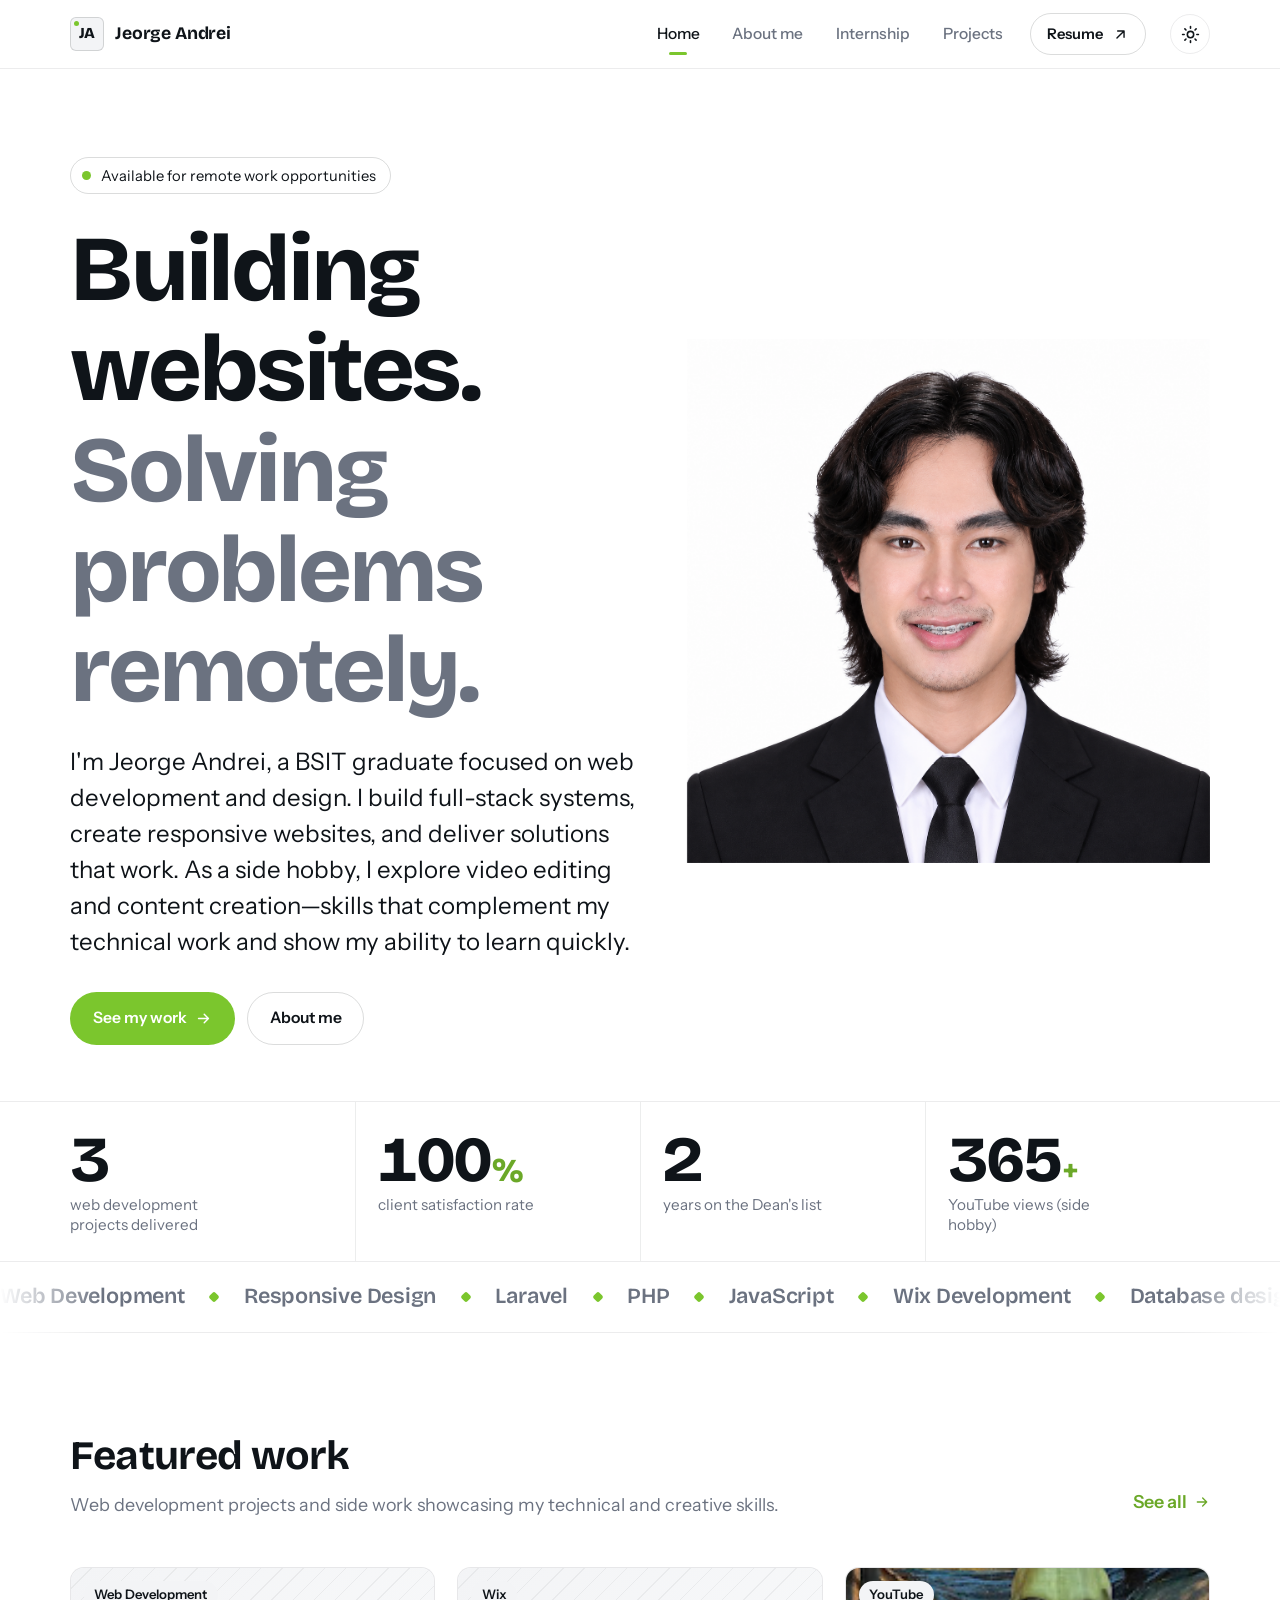
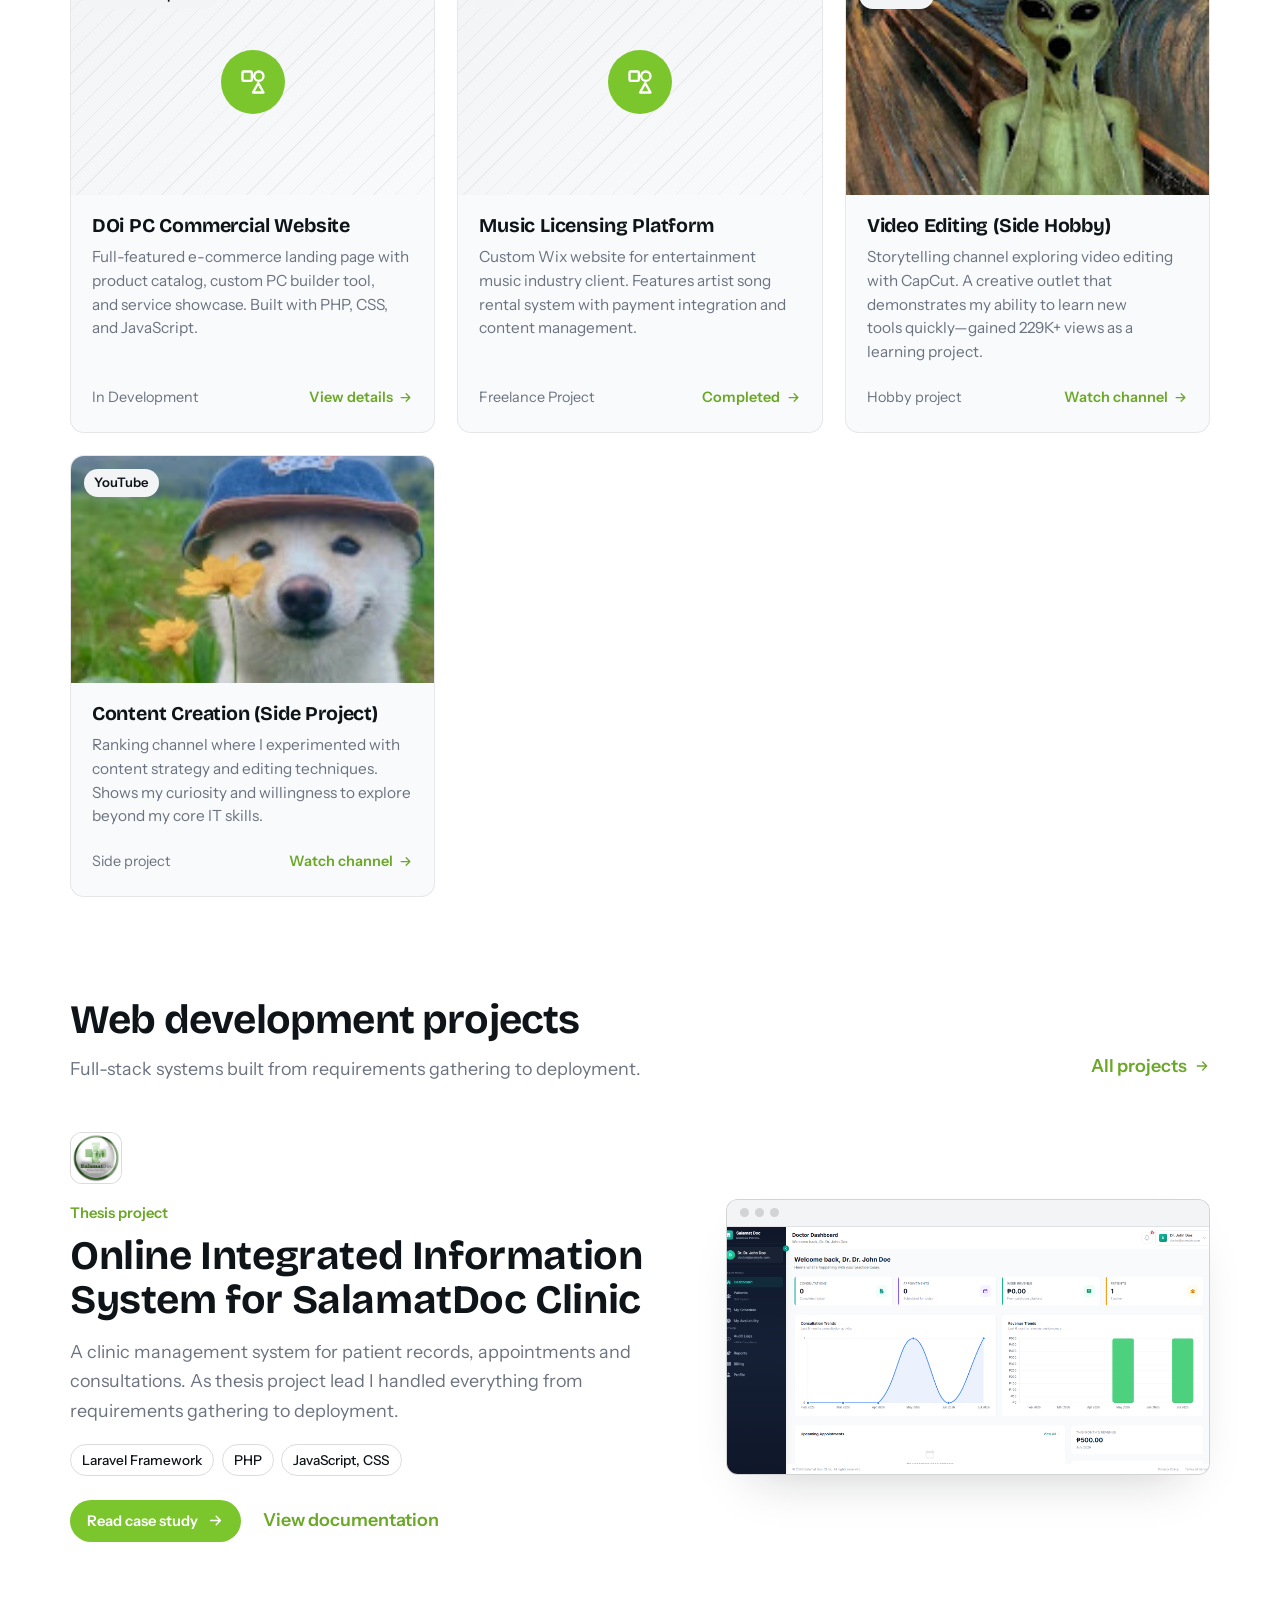
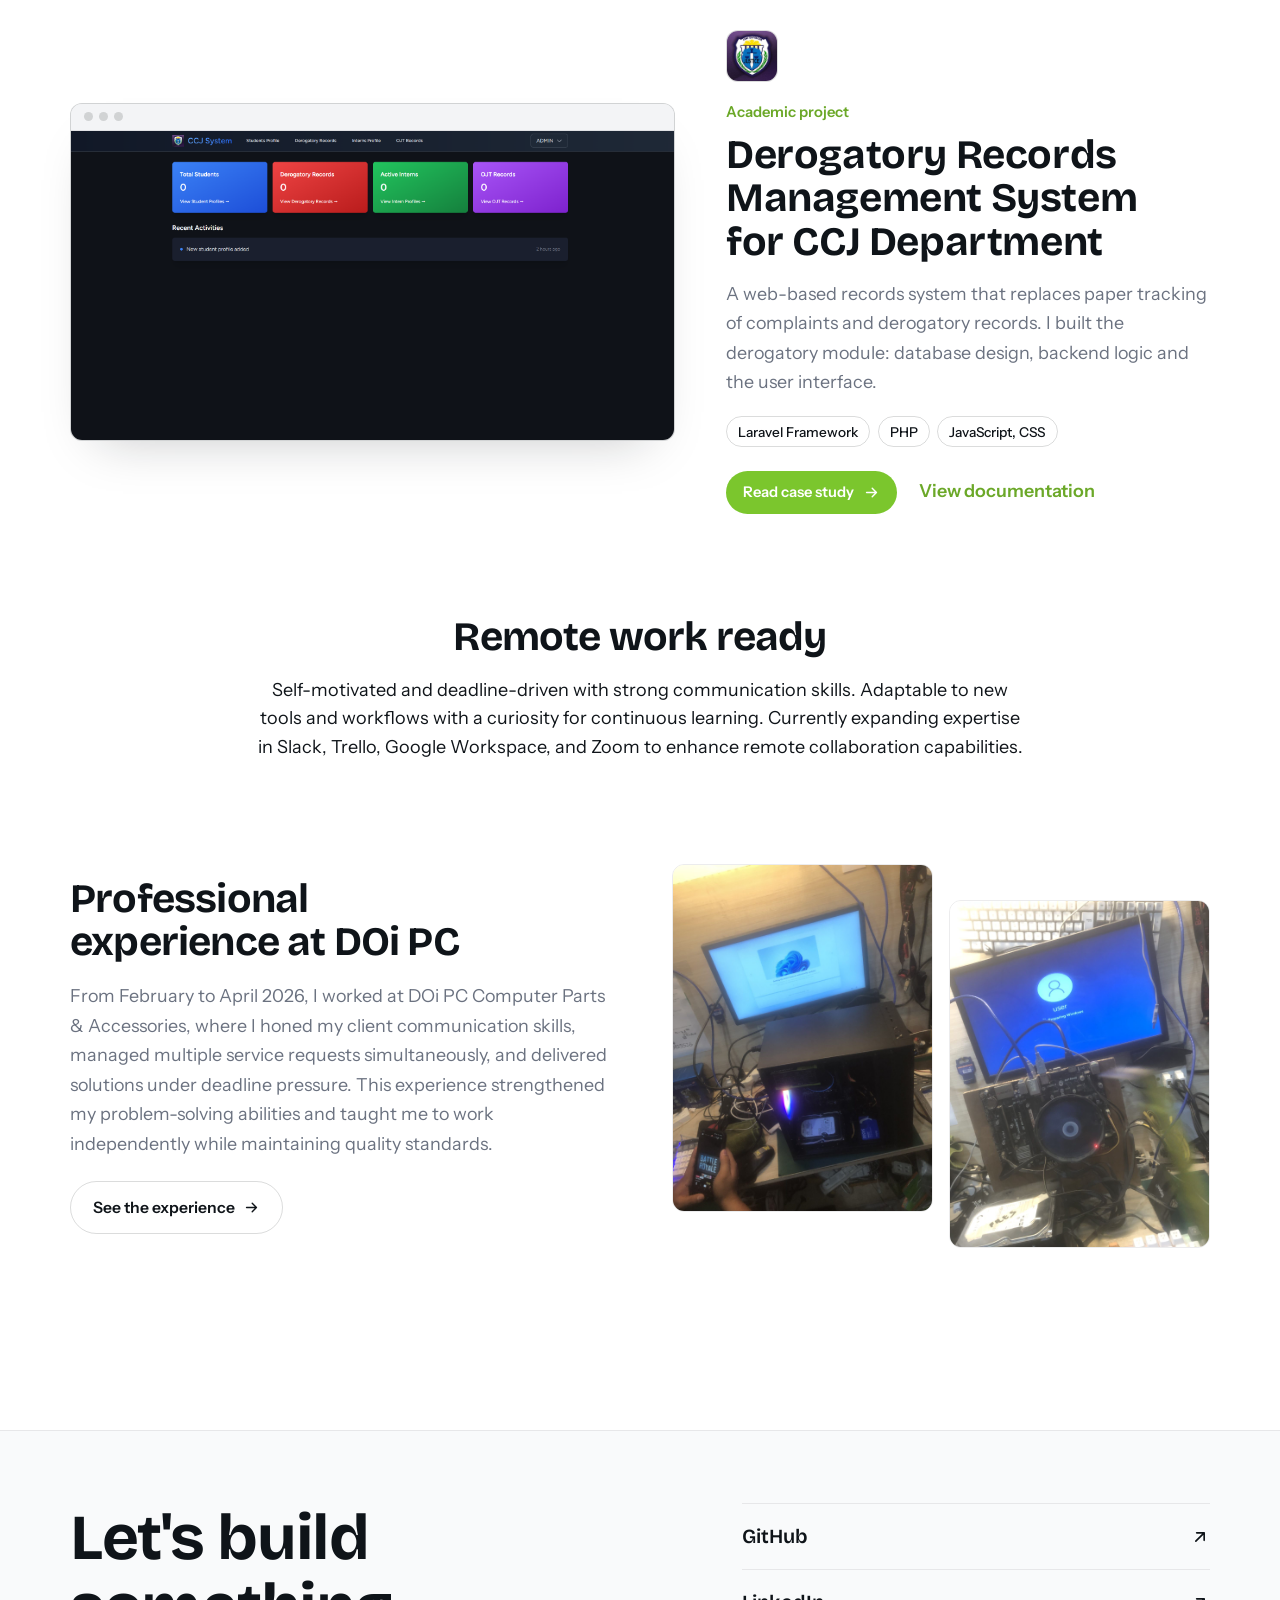
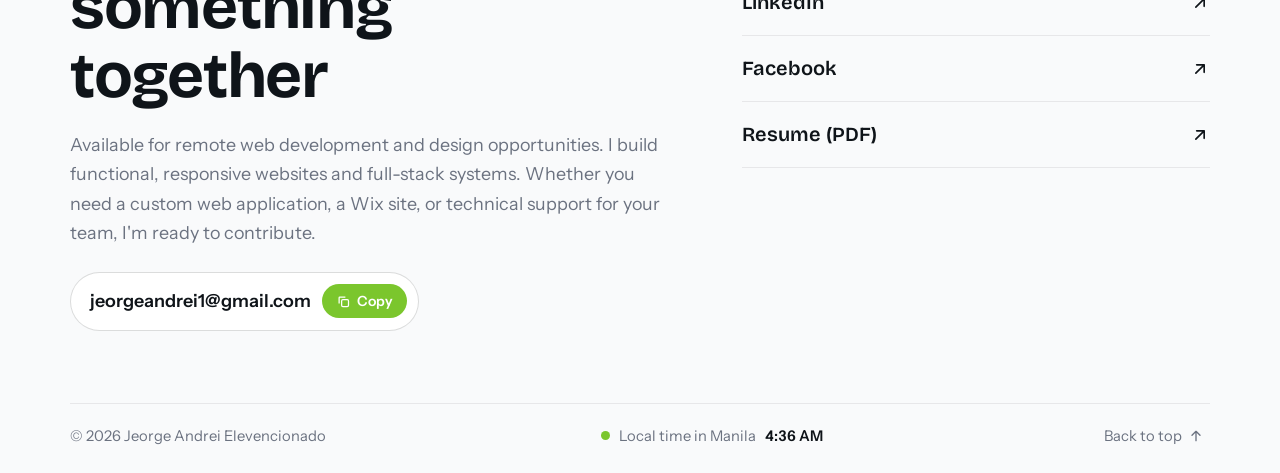
<file: index.html>
<!DOCTYPE html>
<html lang="en" data-theme="dark">
<head>
<meta charset="UTF-8">
<meta name="viewport" content="width=device-width, initial-scale=1.0">
<title>Jeorge Andrei | IT support, hardware and web development</title>
<meta name="description" content="Portfolio of Jeorge Andrei, a BSIT graduate focused on hardware troubleshooting, PC assembly, technical support and web development.">
<meta name="theme-color" content="#071f18">
<link rel="icon" type="image/webp" href="images/kise-pageicon.webp">
<link rel="preload" href="fonts/bricolage.woff2" as="font" type="font/woff2" crossorigin>
<link rel="preload" href="fonts/instrument.woff2" as="font" type="font/woff2" crossorigin>
<link rel="stylesheet" href="styles.css">
<script>
  /* Set the theme before first paint so there is no flash */
  (function () {
    var t = null;
    try { t = localStorage.getItem('theme'); } catch (e) {}
    if (!t) t = matchMedia('(prefers-color-scheme: light)').matches ? 'light' : 'dark';
    document.documentElement.dataset.theme = t;
    document.documentElement.classList.add('js');
  })();
</script>
</head>
<body>
<a class="skip-link" href="#main">Skip to content</a>
<svg width="0" height="0" style="position:absolute" aria-hidden="true" focusable="false"><defs>
<symbol id="i-arrow" viewBox="0 0 24 24" fill="none" stroke="currentColor" stroke-width="2" stroke-linecap="round" stroke-linejoin="round"><path d="M5 12h14M13 6l6 6-6 6"/></symbol>
<symbol id="i-close" viewBox="0 0 24 24" fill="none" stroke="currentColor" stroke-width="2" stroke-linecap="round"><path d="M6 6l12 12M18 6L6 18"/></symbol>
<symbol id="i-sun" viewBox="0 0 24 24" fill="none" stroke="currentColor" stroke-width="2" stroke-linecap="round"><circle cx="12" cy="12" r="4"/><path d="M12 2v2M12 20v2M2 12h2M20 12h2M4.9 4.9l1.4 1.4M17.7 17.7l1.4 1.4M4.9 19.1l1.4-1.4M17.7 6.3l1.4-1.4"/></symbol>
<symbol id="i-moon" viewBox="0 0 24 24" fill="none" stroke="currentColor" stroke-width="2" stroke-linecap="round" stroke-linejoin="round"><path d="M20 14.5A8 8 0 0 1 9.5 4a8 8 0 1 0 10.5 10.5z"/></symbol>
<symbol id="i-menu" viewBox="0 0 24 24" fill="none" stroke="currentColor" stroke-width="2" stroke-linecap="round"><path d="M4 8h16M4 16h16"/></symbol>
<symbol id="i-play" viewBox="0 0 24 24"><path d="M8 5v14l11-7z" fill="currentColor"/></symbol>
<symbol id="i-camera" viewBox="0 0 24 24" fill="none" stroke="currentColor" stroke-width="2" stroke-linejoin="round"><path d="M4 8h3l2-3h6l2 3h3v11H4z"/><circle cx="12" cy="13.5" r="3.5"/></symbol>
<symbol id="i-pen" viewBox="0 0 24 24" fill="none" stroke="currentColor" stroke-width="2" stroke-linecap="round" stroke-linejoin="round"><path d="M4 20l1-4L16 5l3 3L8 19z"/><path d="M14 7l3 3"/></symbol>
<symbol id="i-shapes" viewBox="0 0 24 24" fill="none" stroke="currentColor" stroke-width="2" stroke-linejoin="round"><rect x="3" y="3" width="8" height="8" rx="1"/><circle cx="17" cy="7" r="4"/><path d="M12 21l4.5-8 4.5 8z"/></symbol>
<symbol id="i-copy" viewBox="0 0 24 24" fill="none" stroke="currentColor" stroke-width="2" stroke-linejoin="round"><rect x="9" y="9" width="11" height="11" rx="2"/><path d="M5 15V6a1 1 0 0 1 1-1h9"/></symbol>
<symbol id="i-info" viewBox="0 0 24 24" fill="none" stroke="currentColor" stroke-width="2" stroke-linecap="round"><circle cx="12" cy="12" r="9"/><path d="M12 11v5M12 8h.01"/></symbol>
<symbol id="i-ext" viewBox="0 0 24 24" fill="none" stroke="currentColor" stroke-width="2" stroke-linecap="round" stroke-linejoin="round"><path d="M7 17L17 7M8 7h9v9"/></symbol>
</defs></svg>
<header class="site-header">
  <div class="wrap">
    <a class="brand" href="index.html" aria-label="Jeorge Andrei, home"><span class="brand-mark">JA</span><span>Jeorge Andrei</span></a>
    <nav class="nav" id="site-nav" aria-label="Main">
      <a href="index.html" aria-current="page">Home</a><a href="about.html">About me</a><a href="internship.html">Internship</a><a href="projects.html">Projects</a>
      <a class="btn btn-ghost btn-sm" href="ELEVENCIONADO_JEORGE_ANDREI_RESUME.pdf" target="_blank" rel="noopener">Resume <svg class="i" aria-hidden="true"><use href="#i-ext"/></svg></a>
    </nav>
    <div class="header-tools">
      <button class="icon-btn theme-toggle" type="button" aria-label="Switch theme"><svg class="i i-sun" aria-hidden="true"><use href="#i-sun"/></svg><svg class="i i-moon" aria-hidden="true"><use href="#i-moon"/></svg></button>
      <button class="icon-btn menu-toggle" type="button" aria-expanded="false" aria-controls="site-nav" aria-label="Open menu"><svg class="i" aria-hidden="true"><use href="#i-menu"/></svg></button>
    </div>
  </div>
  <div class="progress" aria-hidden="true"></div>
</header>

<main id="main">
<section class="hero">
  <div class="wrap">
    <div>
      <p class="status rise"><span class="pulse" aria-hidden="true"></span>Available for remote work opportunities</p>
      <h1 class="rise">Building websites. <span class="soft">Solving problems remotely.</span></h1>
      <p class="lede rise">I'm Jeorge Andrei, a BSIT graduate focused on web development and design. I build full-stack systems, create responsive websites, and deliver solutions that work. As a side hobby, I explore video editing and content creation—skills that complement my technical work and show my ability to learn quickly.</p>
      <div class="hero-actions rise">
        <a class="btn btn-primary" href="projects.html">See my work <svg class="i i-go" aria-hidden="true"><use href="#i-arrow"/></svg></a>
        <a class="btn btn-ghost" href="about.html">About me</a>
      </div>
    </div>
    <div class="board"><img src="images/profile.png" alt="Jeorge Andrei - Professional Profile" loading="eager"></div>
  </div>
</section>

<section class="strip" aria-label="Highlights">
  <div class="wrap"><ul>
    <li><span class="num" data-count="3">3</span><span class="label">web development projects delivered</span></li>
    <li><span class="num" data-count="100">100<small>%</small></span><span class="label">client satisfaction rate</span></li>
    <li><span class="num" data-count="2">2</span><span class="label">years on the Dean's list</span></li>
    <li><span class="num" data-count="365">365K<small>+</small></span><span class="label">YouTube views (side hobby)</span></li>
  </ul></div>
</section>

<div class="marquee" aria-label="Skills"><div class="marquee-track"><ul><li>Web Development</li><li>Responsive Design</li><li>Laravel</li><li>PHP</li><li>JavaScript</li><li>Wix Development</li><li>Database design</li><li>HTML and CSS</li><li>Video Editing (Hobby)</li><li>Content Creation</li><li>Client Communication</li><li>Remote Collaboration</li></ul><div aria-hidden="true" style="display:contents"><ul><li>Web Development</li><li>Responsive Design</li><li>Laravel</li><li>PHP</li><li>JavaScript</li><li>Wix Development</li><li>Database design</li><li>HTML and CSS</li><li>Video Editing (Hobby)</li><li>Content Creation</li><li>Client Communication</li><li>Remote Collaboration</li></ul></div></div></div>

<section class="section" style="padding-top:clamp(3.5rem,8vw,6.5rem)">
  <div class="wrap">
    <div class="section-head"><div><h2>Featured work</h2><p>Web development projects and side work showcasing my technical and creative skills.</p></div>
      <a class="link-arrow" href="projects.php#featured">See all <svg class="i" aria-hidden="true"><use href="#i-arrow"/></svg></a></div>
    <div class="side-grid"><a class="side-card" href="#" data-category="design" data-reveal style="--d:0.00s">
  <div class="thumb"><span class="platform">Web Development</span><span class="glyph"><svg class="i" aria-hidden="true"><use href="#i-shapes"/></svg></span></div>
  <div class="side-body"><h3>DOi PC Commercial Website</h3><p>Full-featured e-commerce landing page with product catalog, custom PC builder tool, and service showcase. Built with PHP, CSS, and JavaScript.</p>
    <div class="side-meta"><span>In Development</span><span class="go">View details <svg class="i" aria-hidden="true"><use href="#i-arrow"/></svg></span></div></div>
</a><a class="side-card" href="#" data-category="design" data-reveal style="--d:0.06s">
  <div class="thumb"><span class="platform">Wix</span><span class="glyph"><svg class="i" aria-hidden="true"><use href="#i-shapes"/></svg></span></div>
  <div class="side-body"><h3>Music Licensing Platform</h3><p>Custom Wix website for entertainment music industry client. Features artist song rental system with payment integration and content management.</p>
    <div class="side-meta"><span>Freelance Project</span><span class="go">Completed <svg class="i" aria-hidden="true"><use href="#i-arrow"/></svg></span></div></div>
</a><a class="side-card" href="https://www.youtube.com/channel/UCuJYEWTWyWxIFnkayckLn5w" target="_blank" rel="noopener" data-category="video" data-reveal style="--d:0.12s">
  <div class="thumb"><img src="images/side/storytelling_profile.jpg" alt="Storytelling YouTube Channel"><span class="platform">YouTube</span><span class="glyph"><svg class="i" aria-hidden="true"><use href="#i-play"/></svg></span></div>
  <div class="side-body"><h3>Video Editing (Side Hobby)</h3><p>Storytelling channel exploring video editing with CapCut. A creative outlet that demonstrates my ability to learn new tools quickly—gained 229K+ views as a learning project.</p>
    <div class="side-meta"><span>Hobby project</span><span class="go">Watch channel <svg class="i" aria-hidden="true"><use href="#i-arrow"/></svg></span></div></div>
</a><a class="side-card" href="https://www.youtube.com/channel/UChgBdkvngZsTE6MItCQzadg" target="_blank" rel="noopener" data-category="video" data-reveal style="--d:0.18s">
  <div class="thumb"><img src="images/side/ranking_profile.jpg" alt="Ranking YouTube Channel"><span class="platform">YouTube</span><span class="glyph"><svg class="i" aria-hidden="true"><use href="#i-play"/></svg></span></div>
  <div class="side-body"><h3>Content Creation (Side Project)</h3><p>Ranking channel where I experimented with content strategy and editing techniques. Shows my curiosity and willingness to explore beyond my core IT skills.</p>
    <div class="side-meta"><span>Side project</span><span class="go">Watch channel <svg class="i" aria-hidden="true"><use href="#i-arrow"/></svg></span></div></div>
</a></div>
  </div>
</section>

<section class="section">
  <div class="wrap">
    <div class="section-head"><div><h2>Web development projects</h2><p>Full-stack systems built from requirements gathering to deployment.</p></div>
      <a class="link-arrow" href="projects.php#academic">All projects <svg class="i" aria-hidden="true"><use href="#i-arrow"/></svg></a></div>
    <article class="work" data-reveal>
  <a class="screen-link" href="project-salamatdoc.html" aria-label="Open case study: SalamatDoc Clinic System" tabindex="-1"><div class="screen"><div class="screen-bar" aria-hidden="true"><i></i><i></i><i></i></div><img src="images/salamatdoc-screenshots/dashboard-salamatdoc.png" alt="SalamatDoc Clinic System dashboard screenshot" loading="lazy" ></div></a>
  <div>
    <img class="work-logo" src="images/salamatdoc.jpg" alt="" width="52" height="52" loading="lazy">
    <p class="kind">Thesis project</p>
    <h3><a href="project-salamatdoc.html">Online Integrated Information System for SalamatDoc Clinic</a></h3>
    <p>A clinic management system for patient records, appointments and consultations. As thesis project lead I handled everything from requirements gathering to deployment.</p>
    <div class="tags"><span class="tag">Laravel Framework</span><span class="tag">PHP</span><span class="tag">JavaScript, CSS</span></div>
    <div class="work-actions">
      <a class="btn btn-primary btn-sm" href="project-salamatdoc.html">Read case study <svg class="i i-go" aria-hidden="true"><use href="#i-arrow"/></svg></a>
      <a class="link-arrow" href="project-salamatdoc-docs.html">View documentation</a>
    </div>
  </div>
</article>
    <article class="work" data-reveal>
  <a class="screen-link" href="project-ccj.html" aria-label="Open case study: CCJ Records System" tabindex="-1"><div class="screen"><div class="screen-bar" aria-hidden="true"><i></i><i></i><i></i></div><img src="images/ccj-screenshots/ccjdashboard.png" alt="CCJ Records System dashboard screenshot" loading="lazy" ></div></a>
  <div>
    <img class="work-logo" src="images/ccj.png" alt="" width="52" height="52" loading="lazy">
    <p class="kind">Academic project</p>
    <h3><a href="project-ccj.html">Derogatory Records Management System for CCJ Department</a></h3>
    <p>A web-based records system that replaces paper tracking of complaints and derogatory records. I built the derogatory module: database design, backend logic and the user interface.</p>
    <div class="tags"><span class="tag">Laravel Framework</span><span class="tag">PHP</span><span class="tag">JavaScript, CSS</span></div>
    <div class="work-actions">
      <a class="btn btn-primary btn-sm" href="project-ccj.html">Read case study <svg class="i i-go" aria-hidden="true"><use href="#i-arrow"/></svg></a>
      <a class="link-arrow" href="project-ccj-docs.html">View documentation</a>
    </div>
  </div>
</article>
  </div>
</section>

<section class="section">
  <div class="wrap">
    <div style="max-width:48rem;margin:0 auto;text-align:center" data-reveal>
      <h2>Remote work ready</h2>
      <p style="font-size:1.125rem;line-height:1.6;margin-top:1rem">Self-motivated and deadline-driven with strong communication skills. Adaptable to new tools and workflows with a curiosity for continuous learning. Currently expanding expertise in Slack, Trello, Google Workspace, and Zoom to enhance remote collaboration capabilities.</p>
    </div>
  </div>
</section>

<section class="section">
  <div class="wrap teaser">
    <div data-reveal>
      <h2>Professional experience at DOi PC</h2>
      <p>From February to April 2026, I worked at DOi PC Computer Parts &amp; Accessories, where I honed my client communication skills, managed multiple service requests simultaneously, and delivered solutions under deadline pressure. This experience strengthened my problem-solving abilities and taught me to work independently while maintaining quality standards.</p>
      <a class="btn btn-ghost" href="internship.html">See the experience <svg class="i i-go" aria-hidden="true"><use href="#i-arrow"/></svg></a>
    </div>
    <div class="duo" data-reveal style="--d:.1s"><img src="images/internship/internship2.jpg" alt="Working at DOi PC" loading="lazy"><img src="images/internship/internship3.jpg" alt="Client service at DOi PC" loading="lazy"></div>
  </div>
</section>
</main>
<footer class="site-footer">
  <div class="wrap">
    <div class="footer-main">
      <div>
        <h2>Let's build something together</h2>
        <p>Available for remote web development and design opportunities. I build functional, responsive websites and full-stack systems. Whether you need a custom web application, a Wix site, or technical support for your team, I'm ready to contribute.</p>
        <div class="email-row">
          <!-- TODO: replace both copies of the email below with your real address -->
          <span class="email-chip"><a href="mailto:jeorgeandrei1@gmail.com" style="text-decoration:none">jeorgeandrei1@gmail.com</a>
            <button type="button" data-copy="your.email@example.com" aria-label="Copy email address"><svg class="i" aria-hidden="true"><use href="#i-copy"/></svg><span>Copy</span></button></span>
        </div>
      </div>
      <div class="footer-links">
        <!-- TODO: replace each # with your real profile link -->
        <a href="https://github.com/esik11" target="_blank" rel="noopener">GitHub <svg class="i" aria-hidden="true"><use href="#i-ext"/></svg></a>
        <a href="https://www.linkedin.com/" target="_blank" rel="noopener">LinkedIn <svg class="i" aria-hidden="true"><use href="#i-ext"/></svg></a>
        <a href="https://www.facebook.com/jeorge666" target="_blank" rel="noopener">Facebook <svg class="i" aria-hidden="true"><use href="#i-ext"/></svg></a>
        <a href="ELEVENCIONADO_JEORGE_ANDREI_RESUME.pdf" target="_blank" rel="noopener">Resume (PDF) <svg class="i" aria-hidden="true"><use href="#i-ext"/></svg></a>
      </div>
    </div>
    <div class="footer-bar">
      <span>&copy; 2026 Jeorge Andrei Elevencionado</span>
      <span class="clock"><span class="pulse" aria-hidden="true"></span>Local time in Manila <b data-clock>--:--</b></span>
      <button class="to-top" type="button" data-to-top>Back to top <svg class="i" aria-hidden="true"><use href="#i-arrow"/></svg></button>
    </div>
  </div>
</footer>
<button class="icon-btn fab" type="button" data-to-top aria-label="Back to top"><svg class="i" aria-hidden="true"><use href="#i-arrow"/></svg></button>
<script src="script.js"></script>
</body>
</html>
</file>
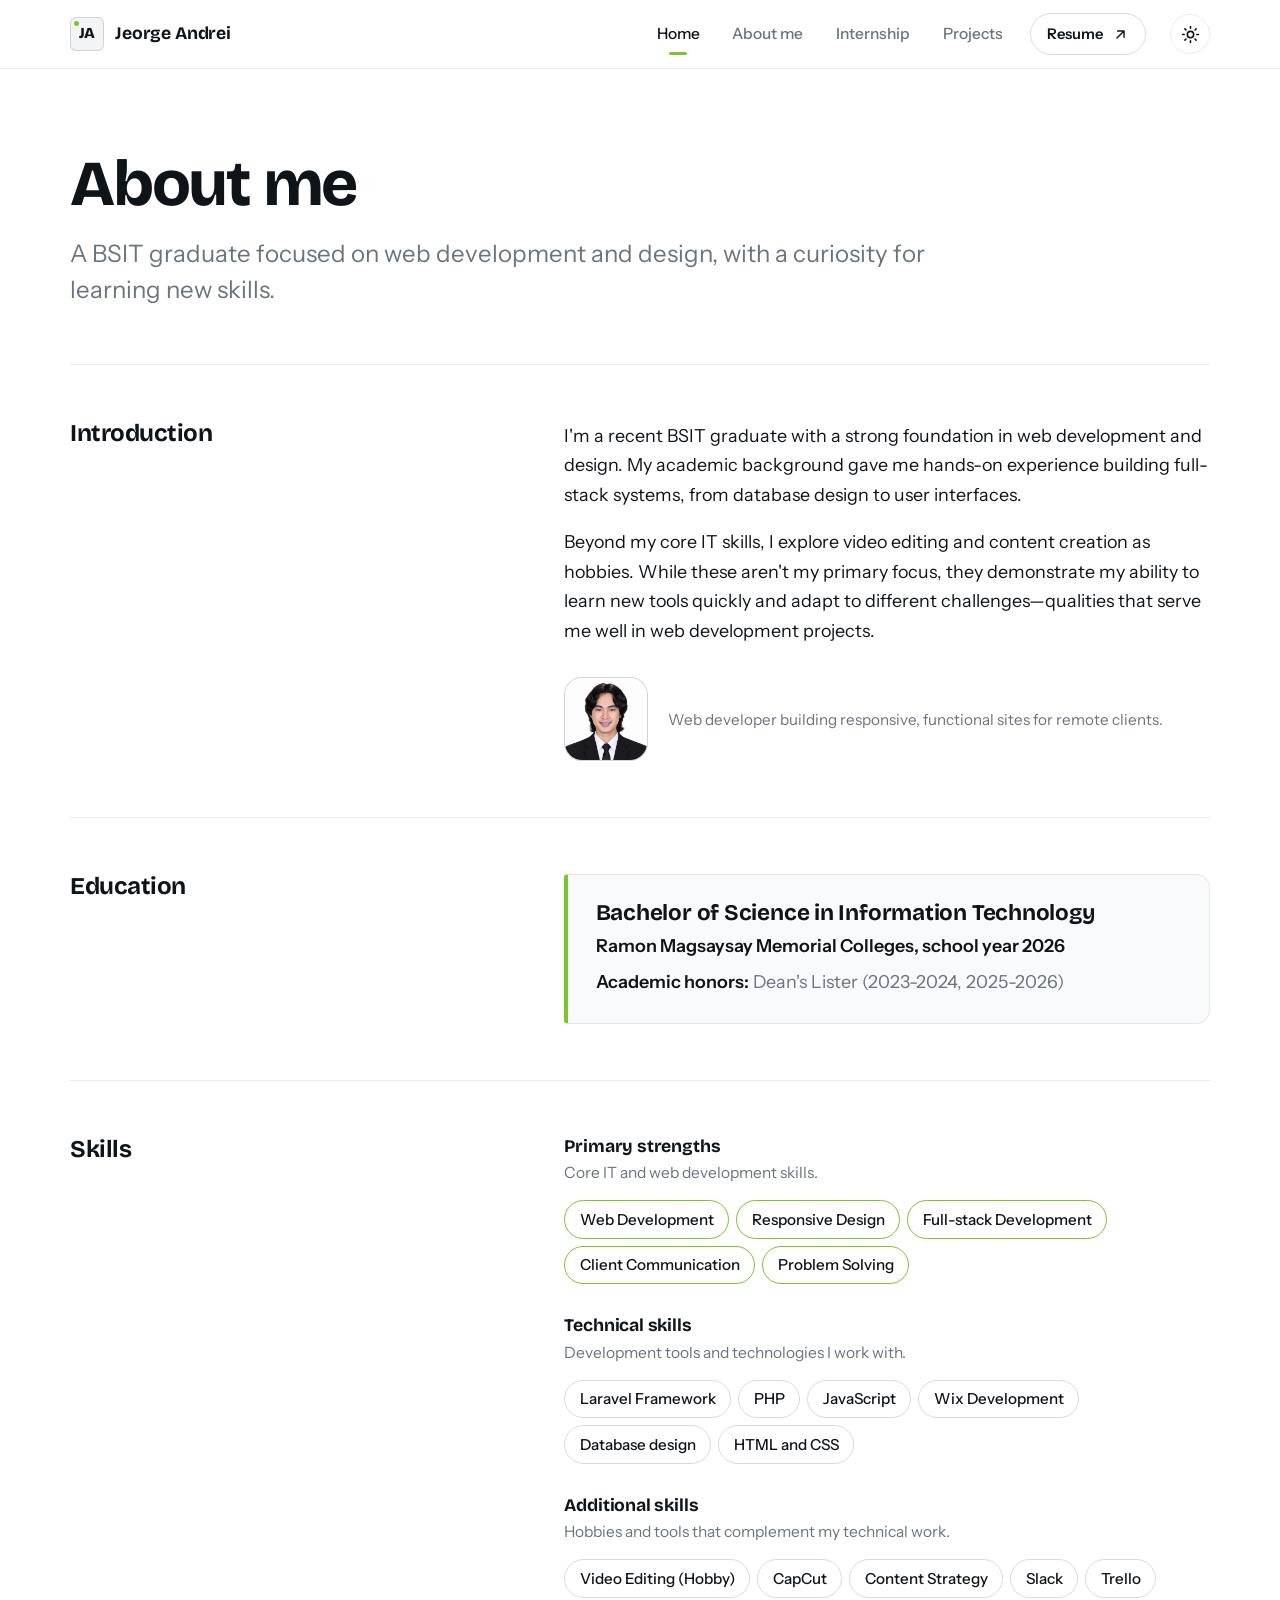
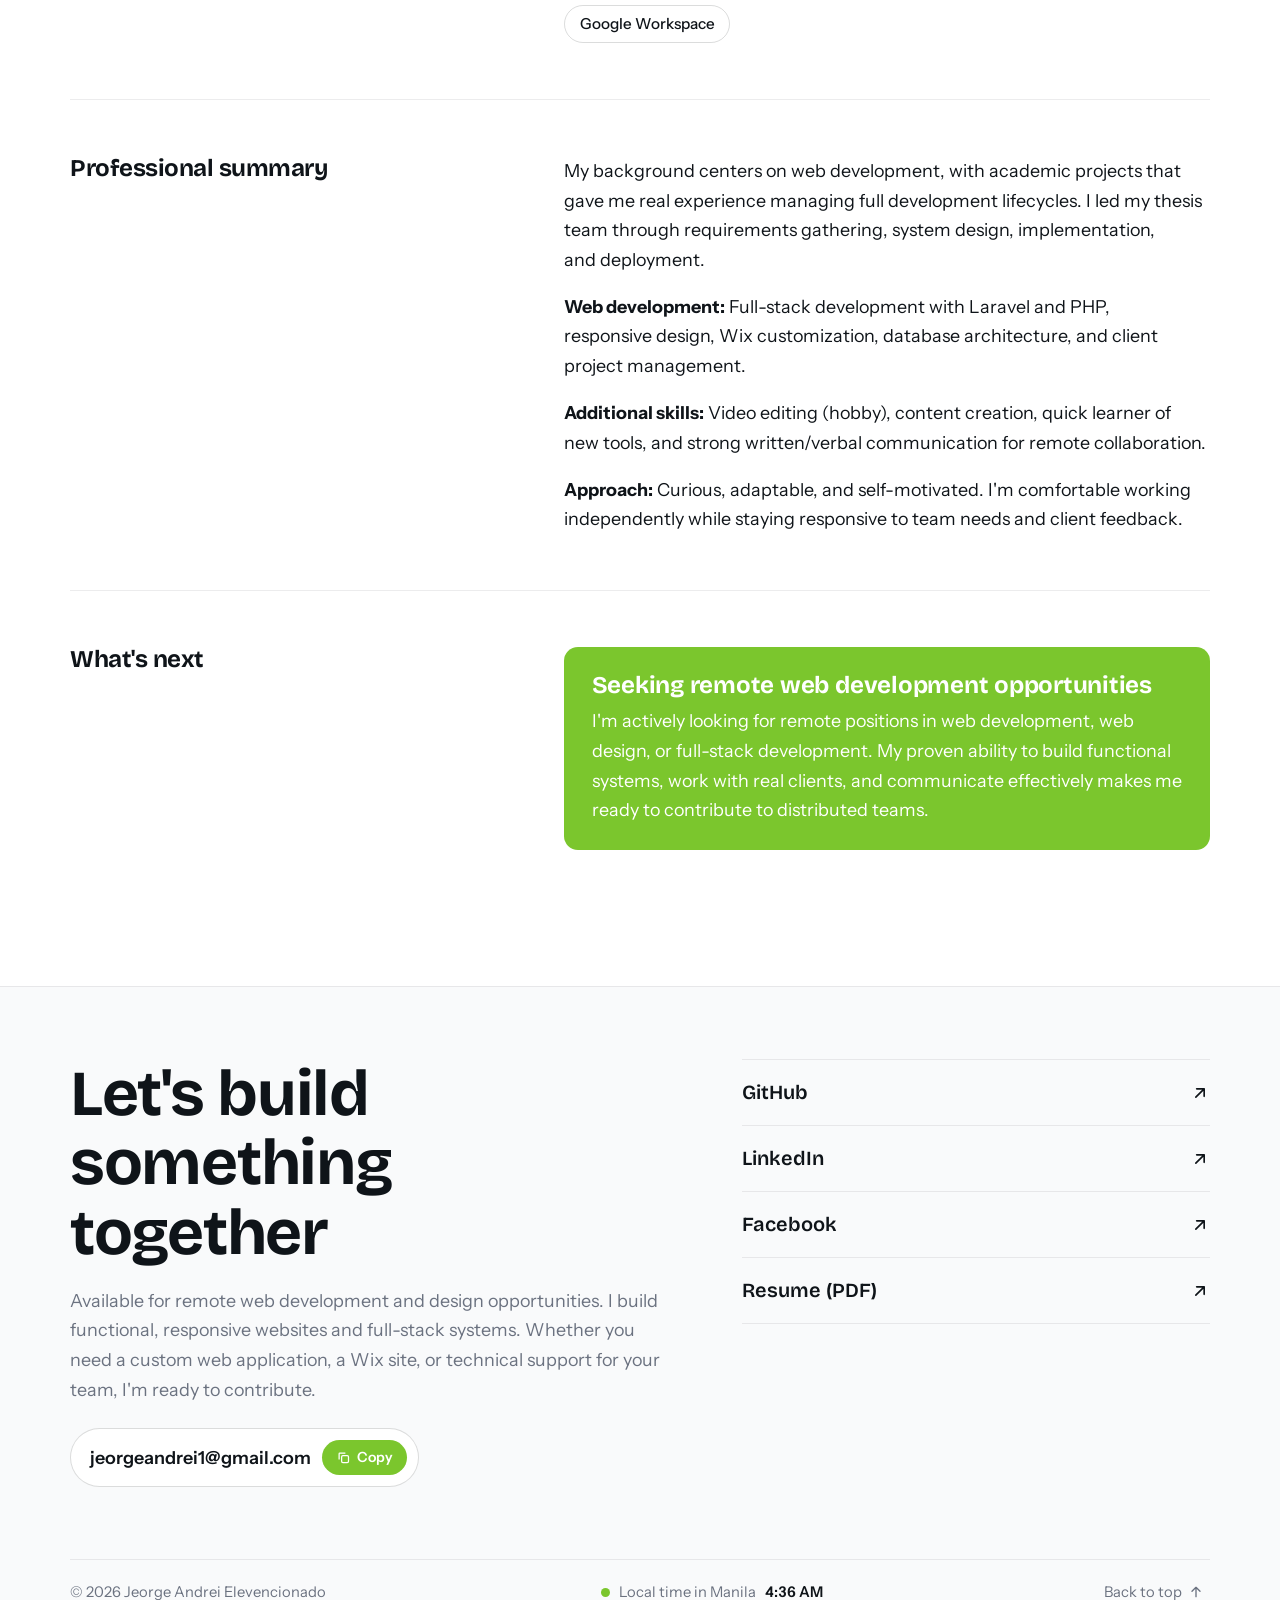
<file: about.html>
<!DOCTYPE html>
<html lang="en" data-theme="dark">
<head>
<meta charset="UTF-8">
<meta name="viewport" content="width=device-width, initial-scale=1.0">
<title>Jeorge Andrei | IT support, hardware and web development</title>
<meta name="description" content="Portfolio of Jeorge Andrei, a BSIT graduate focused on hardware troubleshooting, PC assembly, technical support and web development.">
<meta name="theme-color" content="#071f18">
<link rel="icon" type="image/webp" href="images/kise-pageicon.webp">
<link rel="preload" href="fonts/bricolage.woff2" as="font" type="font/woff2" crossorigin>
<link rel="preload" href="fonts/instrument.woff2" as="font" type="font/woff2" crossorigin>
<link rel="stylesheet" href="styles.css">
<script>
  /* Set the theme before first paint so there is no flash */
  (function () {
    var t = null;
    try { t = localStorage.getItem('theme'); } catch (e) {}
    if (!t) t = matchMedia('(prefers-color-scheme: light)').matches ? 'light' : 'dark';
    document.documentElement.dataset.theme = t;
    document.documentElement.classList.add('js');
  })();
</script>
</head>
<body>
<a class="skip-link" href="#main">Skip to content</a>
<svg width="0" height="0" style="position:absolute" aria-hidden="true" focusable="false"><defs>
<symbol id="i-arrow" viewBox="0 0 24 24" fill="none" stroke="currentColor" stroke-width="2" stroke-linecap="round" stroke-linejoin="round"><path d="M5 12h14M13 6l6 6-6 6"/></symbol>
<symbol id="i-close" viewBox="0 0 24 24" fill="none" stroke="currentColor" stroke-width="2" stroke-linecap="round"><path d="M6 6l12 12M18 6L6 18"/></symbol>
<symbol id="i-sun" viewBox="0 0 24 24" fill="none" stroke="currentColor" stroke-width="2" stroke-linecap="round"><circle cx="12" cy="12" r="4"/><path d="M12 2v2M12 20v2M2 12h2M20 12h2M4.9 4.9l1.4 1.4M17.7 17.7l1.4 1.4M4.9 19.1l1.4-1.4M17.7 6.3l1.4-1.4"/></symbol>
<symbol id="i-moon" viewBox="0 0 24 24" fill="none" stroke="currentColor" stroke-width="2" stroke-linecap="round" stroke-linejoin="round"><path d="M20 14.5A8 8 0 0 1 9.5 4a8 8 0 1 0 10.5 10.5z"/></symbol>
<symbol id="i-menu" viewBox="0 0 24 24" fill="none" stroke="currentColor" stroke-width="2" stroke-linecap="round"><path d="M4 8h16M4 16h16"/></symbol>
<symbol id="i-play" viewBox="0 0 24 24"><path d="M8 5v14l11-7z" fill="currentColor"/></symbol>
<symbol id="i-camera" viewBox="0 0 24 24" fill="none" stroke="currentColor" stroke-width="2" stroke-linejoin="round"><path d="M4 8h3l2-3h6l2 3h3v11H4z"/><circle cx="12" cy="13.5" r="3.5"/></symbol>
<symbol id="i-pen" viewBox="0 0 24 24" fill="none" stroke="currentColor" stroke-width="2" stroke-linecap="round" stroke-linejoin="round"><path d="M4 20l1-4L16 5l3 3L8 19z"/><path d="M14 7l3 3"/></symbol>
<symbol id="i-shapes" viewBox="0 0 24 24" fill="none" stroke="currentColor" stroke-width="2" stroke-linejoin="round"><rect x="3" y="3" width="8" height="8" rx="1"/><circle cx="17" cy="7" r="4"/><path d="M12 21l4.5-8 4.5 8z"/></symbol>
<symbol id="i-copy" viewBox="0 0 24 24" fill="none" stroke="currentColor" stroke-width="2" stroke-linejoin="round"><rect x="9" y="9" width="11" height="11" rx="2"/><path d="M5 15V6a1 1 0 0 1 1-1h9"/></symbol>
<symbol id="i-info" viewBox="0 0 24 24" fill="none" stroke="currentColor" stroke-width="2" stroke-linecap="round"><circle cx="12" cy="12" r="9"/><path d="M12 11v5M12 8h.01"/></symbol>
<symbol id="i-ext" viewBox="0 0 24 24" fill="none" stroke="currentColor" stroke-width="2" stroke-linecap="round" stroke-linejoin="round"><path d="M7 17L17 7M8 7h9v9"/></symbol>
</defs></svg>
<header class="site-header">
  <div class="wrap">
    <a class="brand" href="index.html" aria-label="Jeorge Andrei, home"><span class="brand-mark">JA</span><span>Jeorge Andrei</span></a>
    <nav class="nav" id="site-nav" aria-label="Main">
      <a href="index.html" aria-current="page">Home</a><a href="about.html">About me</a><a href="internship.html">Internship</a><a href="projects.html">Projects</a>
      <a class="btn btn-ghost btn-sm" href="ELEVENCIONADO_JEORGE_ANDREI_RESUME.pdf" target="_blank" rel="noopener">Resume <svg class="i" aria-hidden="true"><use href="#i-ext"/></svg></a>
    </nav>
    <div class="header-tools">
      <button class="icon-btn theme-toggle" type="button" aria-label="Switch theme"><svg class="i i-sun" aria-hidden="true"><use href="#i-sun"/></svg><svg class="i i-moon" aria-hidden="true"><use href="#i-moon"/></svg></button>
      <button class="icon-btn menu-toggle" type="button" aria-expanded="false" aria-controls="site-nav" aria-label="Open menu"><svg class="i" aria-hidden="true"><use href="#i-menu"/></svg></button>
    </div>
  </div>
  <div class="progress" aria-hidden="true"></div>
</header>

<main id="main">
<section class="page-head"><div class="wrap">
  <h1>About me</h1>
  <p class="lede">A BSIT graduate focused on web development and design, with a curiosity for learning new skills.</p>
</div></section>
<div class="wrap">
  <section class="split">
    <h2>Introduction</h2>
    <div class="prose">
      <p>I'm a recent BSIT graduate with a strong foundation in web development and design. My academic background gave me hands-on experience building full-stack systems, from database design to user interfaces.</p>
      <p>Beyond my core IT skills, I explore video editing and content creation as hobbies. While these aren't my primary focus, they demonstrate my ability to learn new tools quickly and adapt to different challenges—qualities that serve me well in web development projects.</p>
      <div class="avatar-row">
        <img src="images/profile.png" alt="Jeorge Andrei" class="avatar">
        <p>Web developer building responsive, functional sites for remote clients.</p>
      </div>
    </div>
  </section>
  <section class="split">
    <h2>Education</h2>
    <div class="edu" data-reveal>
      <h3>Bachelor of Science in Information Technology</h3>
      <p class="where">Ramon Magsaysay Memorial Colleges, school year 2026</p>
      <p class="honors"><strong>Academic honors:</strong> Dean's Lister (2023-2024, 2025-2026)</p>
    </div>
  </section>
  <section class="split">
    <h2>Skills</h2>
    <div class="skill-groups">
      <div class="skill-group primary"><h3>Primary strengths</h3><p>Core IT and web development skills.</p><div class="tags"><span class="tag">Web Development</span><span class="tag">Responsive Design</span><span class="tag">Full-stack Development</span><span class="tag">Client Communication</span><span class="tag">Problem Solving</span></div></div>
      <div class="skill-group"><h3>Technical skills</h3><p>Development tools and technologies I work with.</p><div class="tags"><span class="tag">Laravel Framework</span><span class="tag">PHP</span><span class="tag">JavaScript</span><span class="tag">Wix Development</span><span class="tag">Database design</span><span class="tag">HTML and CSS</span></div></div>
      <div class="skill-group"><h3>Additional skills</h3><p>Hobbies and tools that complement my technical work.</p><div class="tags"><span class="tag">Video Editing (Hobby)</span><span class="tag">CapCut</span><span class="tag">Content Strategy</span><span class="tag">Slack</span><span class="tag">Trello</span><span class="tag">Google Workspace</span></div></div>
    </div>
  </section>
  <section class="split">
    <h2>Professional summary</h2>
    <div class="prose">
      <p>My background centers on web development, with academic projects that gave me real experience managing full development lifecycles. I led my thesis team through requirements gathering, system design, implementation, and deployment.</p>
      <p><strong>Web development:</strong> Full-stack development with Laravel and PHP, responsive design, Wix customization, database architecture, and client project management.</p>
      <p><strong>Additional skills:</strong> Video editing (hobby), content creation, quick learner of new tools, and strong written/verbal communication for remote collaboration.</p>
      <p><strong>Approach:</strong> Curious, adaptable, and self-motivated. I'm comfortable working independently while staying responsive to team needs and client feedback.</p>
    </div>
  </section>
  <section class="split">
    <h2>What's next</h2>
    <div class="looking" data-reveal>
      <h3>Seeking remote web development opportunities</h3>
      <p>I'm actively looking for remote positions in web development, web design, or full-stack development. My proven ability to build functional systems, work with real clients, and communicate effectively makes me ready to contribute to distributed teams.</p>
    </div>
  </section>
</div>
</main>
<footer class="site-footer">
  <div class="wrap">
    <div class="footer-main">
      <div>
        <h2>Let's build something together</h2>
        <p>Available for remote web development and design opportunities. I build functional, responsive websites and full-stack systems. Whether you need a custom web application, a Wix site, or technical support for your team, I'm ready to contribute.</p>
        <div class="email-row">
          <!-- TODO: replace both copies of the email below with your real address -->
          <span class="email-chip"><a href="mailto:jeorgeandrei1@gmail.com" style="text-decoration:none">jeorgeandrei1@gmail.com</a>
            <button type="button" data-copy="your.email@example.com" aria-label="Copy email address"><svg class="i" aria-hidden="true"><use href="#i-copy"/></svg><span>Copy</span></button></span>
        </div>
      </div>
      <div class="footer-links">
        <!-- TODO: replace each # with your real profile link -->
        <a href="https://github.com/esik11" target="_blank" rel="noopener">GitHub <svg class="i" aria-hidden="true"><use href="#i-ext"/></svg></a>
        <a href="https://www.linkedin.com/" target="_blank" rel="noopener">LinkedIn <svg class="i" aria-hidden="true"><use href="#i-ext"/></svg></a>
        <a href="https://www.facebook.com/jeorge666" target="_blank" rel="noopener">Facebook <svg class="i" aria-hidden="true"><use href="#i-ext"/></svg></a>
        <a href="ELEVENCIONADO_JEORGE_ANDREI_RESUME.pdf" target="_blank" rel="noopener">Resume (PDF) <svg class="i" aria-hidden="true"><use href="#i-ext"/></svg></a>
      </div>
    </div>
    <div class="footer-bar">
      <span>&copy; 2026 Jeorge Andrei Elevencionado</span>
      <span class="clock"><span class="pulse" aria-hidden="true"></span>Local time in Manila <b data-clock>--:--</b></span>
      <button class="to-top" type="button" data-to-top>Back to top <svg class="i" aria-hidden="true"><use href="#i-arrow"/></svg></button>
    </div>
  </div>
</footer>
<button class="icon-btn fab" type="button" data-to-top aria-label="Back to top"><svg class="i" aria-hidden="true"><use href="#i-arrow"/></svg></button>
<script src="script.js"></script>
</body>
</html>
</file>
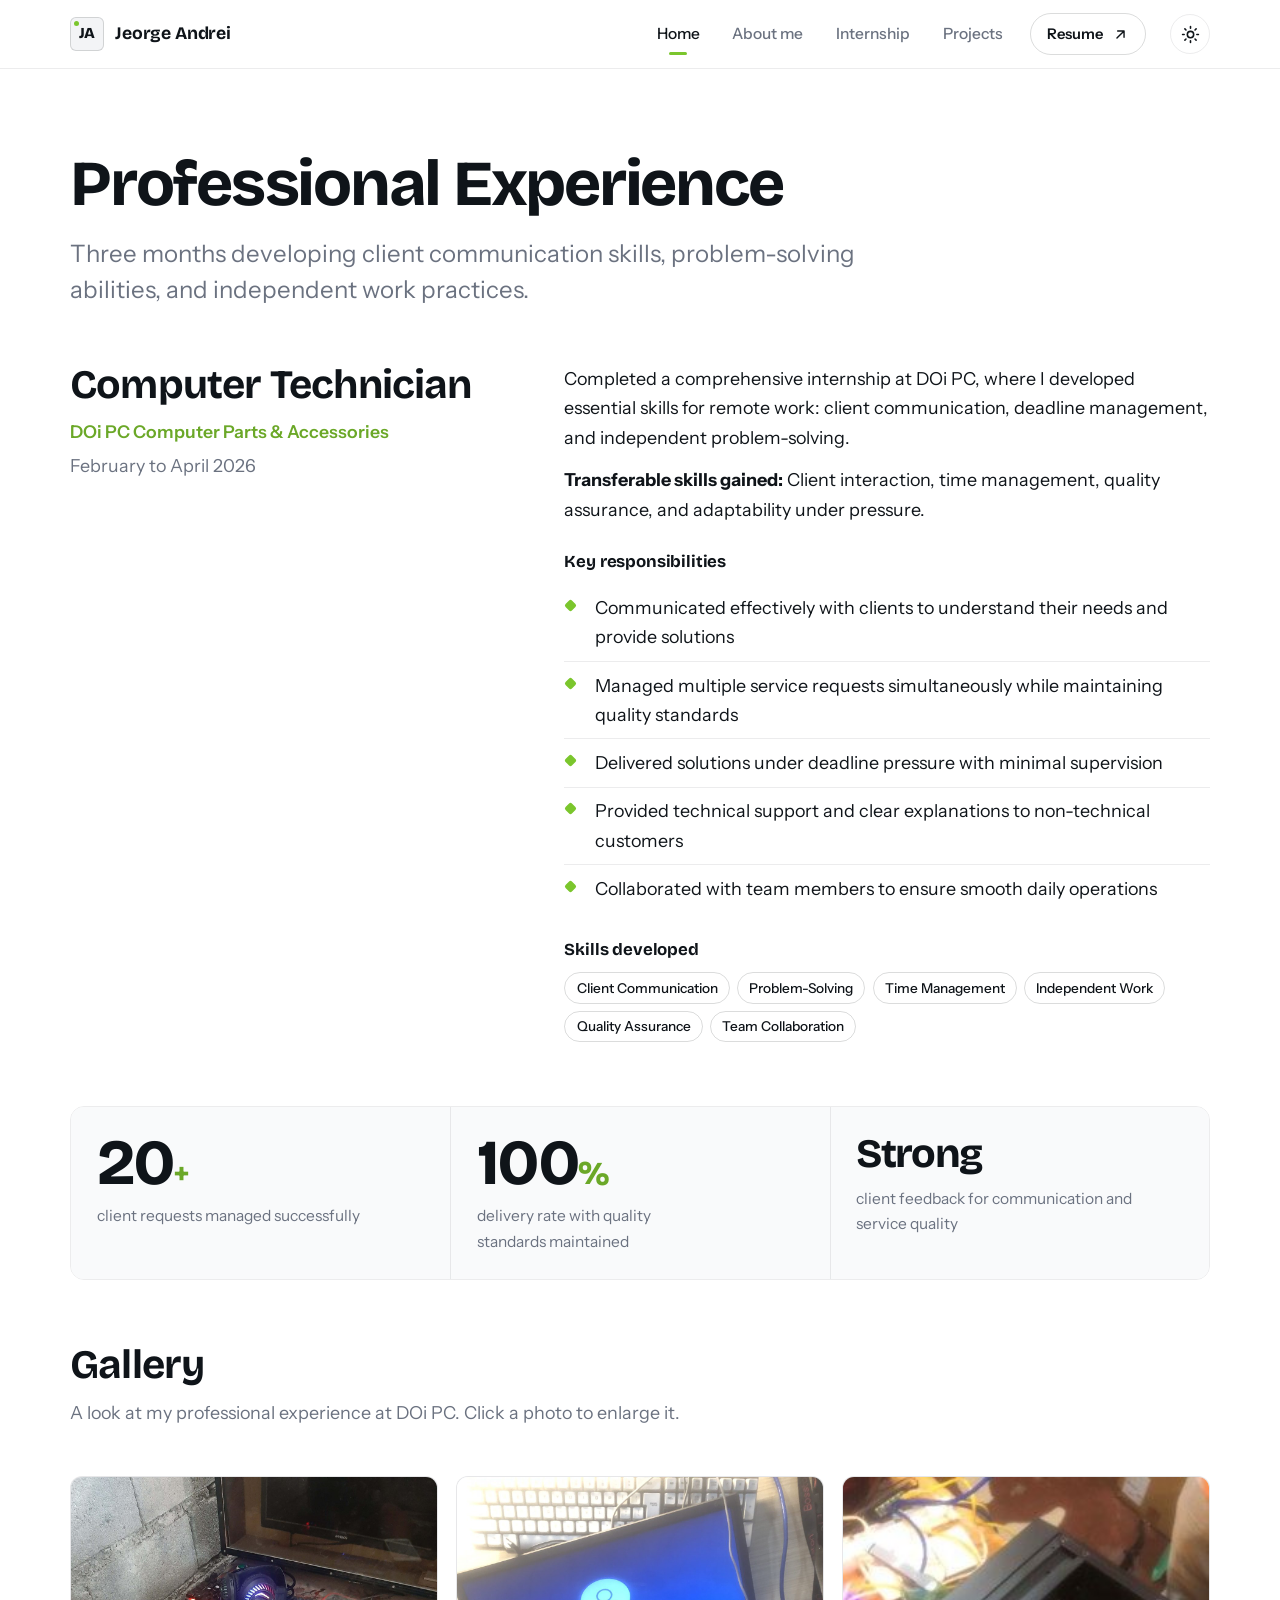
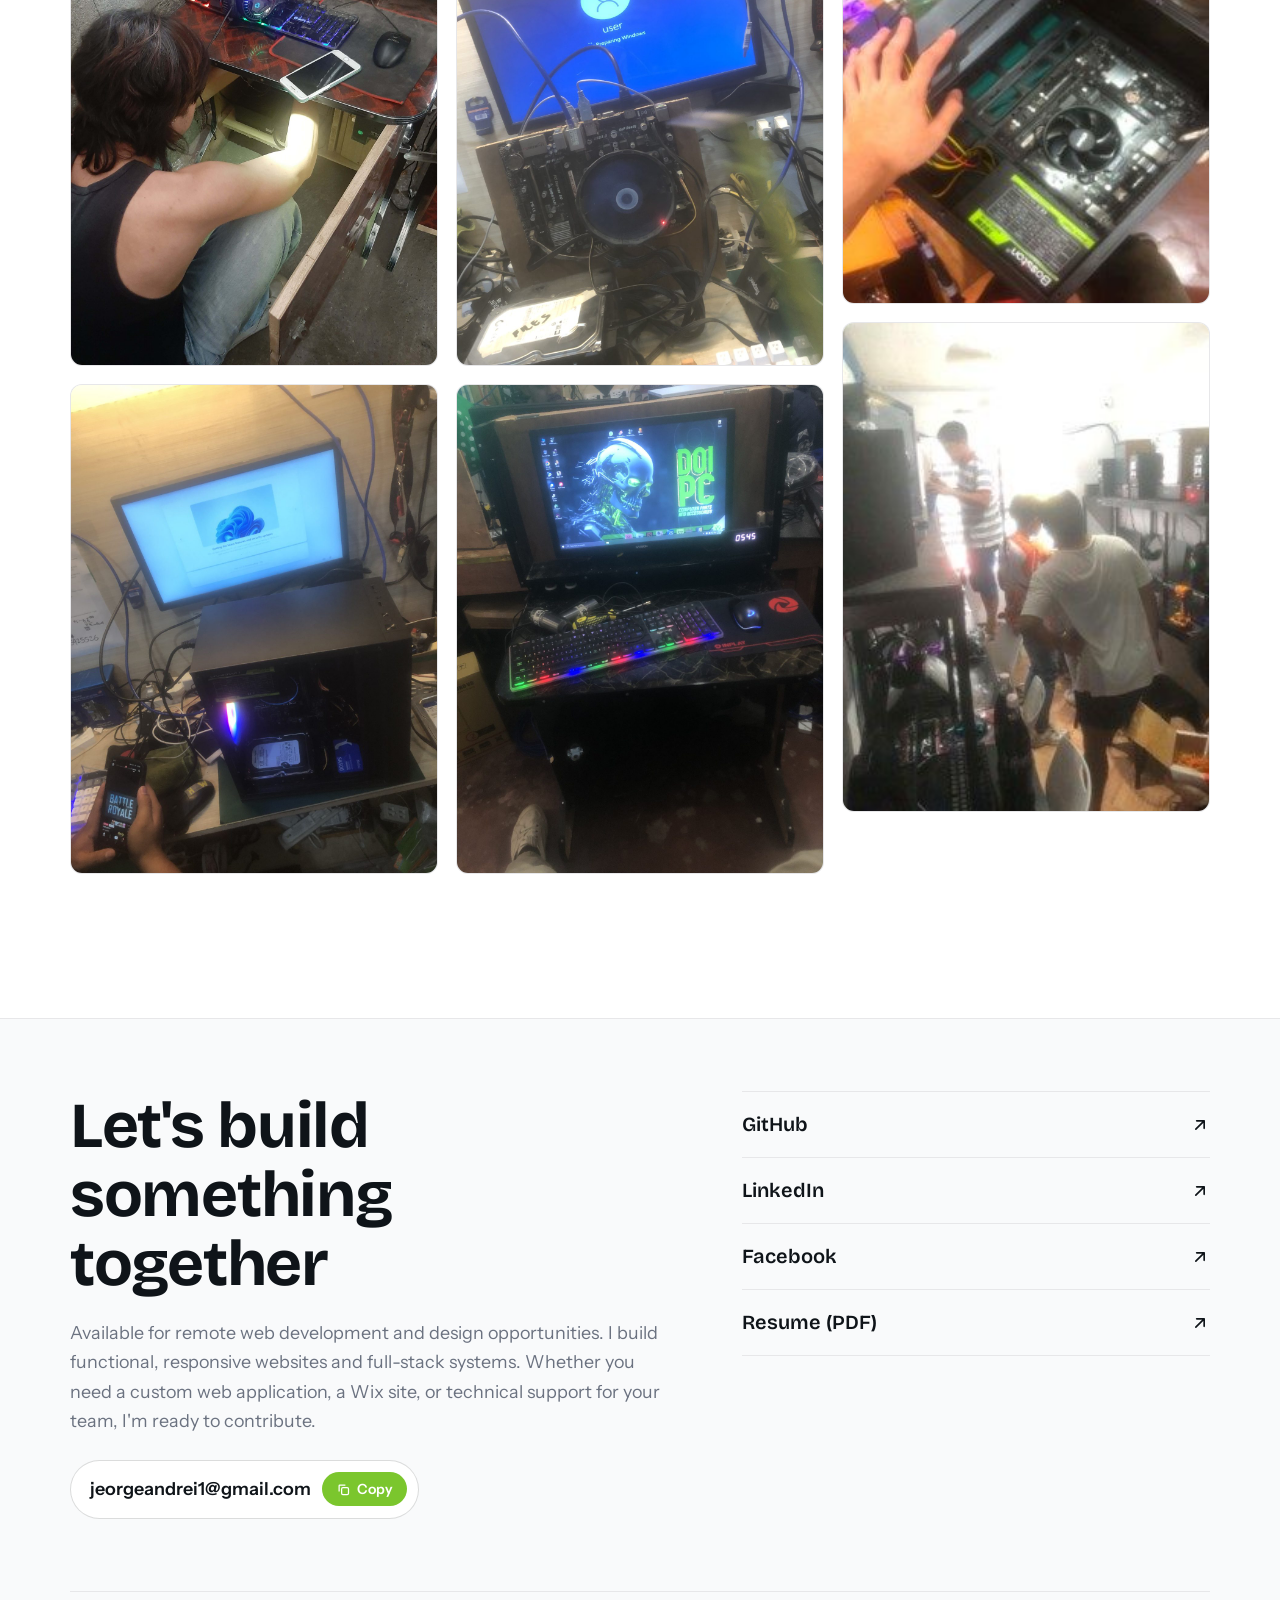
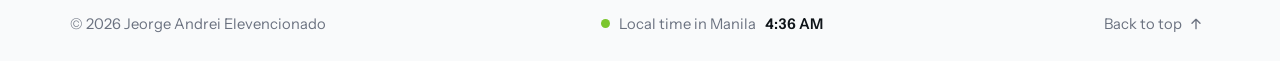
<file: internship.html>
<!DOCTYPE html>
<html lang="en" data-theme="dark">
<head>
<meta charset="UTF-8">
<meta name="viewport" content="width=device-width, initial-scale=1.0">
<title>Jeorge Andrei | IT support, hardware and web development</title>
<meta name="description" content="Portfolio of Jeorge Andrei, a BSIT graduate focused on hardware troubleshooting, PC assembly, technical support and web development.">
<meta name="theme-color" content="#071f18">
<link rel="icon" type="image/webp" href="images/kise-pageicon.webp">
<link rel="preload" href="fonts/bricolage.woff2" as="font" type="font/woff2" crossorigin>
<link rel="preload" href="fonts/instrument.woff2" as="font" type="font/woff2" crossorigin>
<link rel="stylesheet" href="styles.css">
<script>
  /* Set the theme before first paint so there is no flash */
  (function () {
    var t = null;
    try { t = localStorage.getItem('theme'); } catch (e) {}
    if (!t) t = matchMedia('(prefers-color-scheme: light)').matches ? 'light' : 'dark';
    document.documentElement.dataset.theme = t;
    document.documentElement.classList.add('js');
  })();
</script>
</head>
<body>
<a class="skip-link" href="#main">Skip to content</a>
<svg width="0" height="0" style="position:absolute" aria-hidden="true" focusable="false"><defs>
<symbol id="i-arrow" viewBox="0 0 24 24" fill="none" stroke="currentColor" stroke-width="2" stroke-linecap="round" stroke-linejoin="round"><path d="M5 12h14M13 6l6 6-6 6"/></symbol>
<symbol id="i-close" viewBox="0 0 24 24" fill="none" stroke="currentColor" stroke-width="2" stroke-linecap="round"><path d="M6 6l12 12M18 6L6 18"/></symbol>
<symbol id="i-sun" viewBox="0 0 24 24" fill="none" stroke="currentColor" stroke-width="2" stroke-linecap="round"><circle cx="12" cy="12" r="4"/><path d="M12 2v2M12 20v2M2 12h2M20 12h2M4.9 4.9l1.4 1.4M17.7 17.7l1.4 1.4M4.9 19.1l1.4-1.4M17.7 6.3l1.4-1.4"/></symbol>
<symbol id="i-moon" viewBox="0 0 24 24" fill="none" stroke="currentColor" stroke-width="2" stroke-linecap="round" stroke-linejoin="round"><path d="M20 14.5A8 8 0 0 1 9.5 4a8 8 0 1 0 10.5 10.5z"/></symbol>
<symbol id="i-menu" viewBox="0 0 24 24" fill="none" stroke="currentColor" stroke-width="2" stroke-linecap="round"><path d="M4 8h16M4 16h16"/></symbol>
<symbol id="i-play" viewBox="0 0 24 24"><path d="M8 5v14l11-7z" fill="currentColor"/></symbol>
<symbol id="i-camera" viewBox="0 0 24 24" fill="none" stroke="currentColor" stroke-width="2" stroke-linejoin="round"><path d="M4 8h3l2-3h6l2 3h3v11H4z"/><circle cx="12" cy="13.5" r="3.5"/></symbol>
<symbol id="i-pen" viewBox="0 0 24 24" fill="none" stroke="currentColor" stroke-width="2" stroke-linecap="round" stroke-linejoin="round"><path d="M4 20l1-4L16 5l3 3L8 19z"/><path d="M14 7l3 3"/></symbol>
<symbol id="i-shapes" viewBox="0 0 24 24" fill="none" stroke="currentColor" stroke-width="2" stroke-linejoin="round"><rect x="3" y="3" width="8" height="8" rx="1"/><circle cx="17" cy="7" r="4"/><path d="M12 21l4.5-8 4.5 8z"/></symbol>
<symbol id="i-copy" viewBox="0 0 24 24" fill="none" stroke="currentColor" stroke-width="2" stroke-linejoin="round"><rect x="9" y="9" width="11" height="11" rx="2"/><path d="M5 15V6a1 1 0 0 1 1-1h9"/></symbol>
<symbol id="i-info" viewBox="0 0 24 24" fill="none" stroke="currentColor" stroke-width="2" stroke-linecap="round"><circle cx="12" cy="12" r="9"/><path d="M12 11v5M12 8h.01"/></symbol>
<symbol id="i-ext" viewBox="0 0 24 24" fill="none" stroke="currentColor" stroke-width="2" stroke-linecap="round" stroke-linejoin="round"><path d="M7 17L17 7M8 7h9v9"/></symbol>
</defs></svg>
<header class="site-header">
  <div class="wrap">
    <a class="brand" href="index.html" aria-label="Jeorge Andrei, home"><span class="brand-mark">JA</span><span>Jeorge Andrei</span></a>
    <nav class="nav" id="site-nav" aria-label="Main">
      <a href="index.html" aria-current="page">Home</a><a href="about.html">About me</a><a href="internship.html">Internship</a><a href="projects.html">Projects</a>
      <a class="btn btn-ghost btn-sm" href="ELEVENCIONADO_JEORGE_ANDREI_RESUME.pdf" target="_blank" rel="noopener">Resume <svg class="i" aria-hidden="true"><use href="#i-ext"/></svg></a>
    </nav>
    <div class="header-tools">
      <button class="icon-btn theme-toggle" type="button" aria-label="Switch theme"><svg class="i i-sun" aria-hidden="true"><use href="#i-sun"/></svg><svg class="i i-moon" aria-hidden="true"><use href="#i-moon"/></svg></button>
      <button class="icon-btn menu-toggle" type="button" aria-expanded="false" aria-controls="site-nav" aria-label="Open menu"><svg class="i" aria-hidden="true"><use href="#i-menu"/></svg></button>
    </div>
  </div>
  <div class="progress" aria-hidden="true"></div>
</header>

<main id="main">
<section class="page-head"><div class="wrap">
  <h1>Professional Experience</h1>
  <p class="lede">Three months developing client communication skills, problem-solving abilities, and independent work practices.</p>
</div></section>
<div class="wrap">
  <section class="role">
    <div class="role-meta">
      <h2>Computer Technician</h2>
      <p class="company">DOi PC Computer Parts &amp; Accessories</p>
      <p class="dates">February to April 2026</p>
    </div>
    <div class="role-body">
      <p>Completed a comprehensive internship at DOi PC, where I developed essential skills for remote work: client communication, deadline management, and independent problem-solving.</p>
      <p style="margin-top:.8rem"><strong>Transferable skills gained:</strong> Client interaction, time management, quality assurance, and adaptability under pressure.</p>
      <h3>Key responsibilities</h3>
      <ul class="check-list">
        <li>Communicated effectively with clients to understand their needs and provide solutions</li>
        <li>Managed multiple service requests simultaneously while maintaining quality standards</li>
        <li>Delivered solutions under deadline pressure with minimal supervision</li>
        <li>Provided technical support and clear explanations to non-technical customers</li>
        <li>Collaborated with team members to ensure smooth daily operations</li>
      </ul>
      <h3>Skills developed</h3>
      <div class="tags"><span class="tag">Client Communication</span><span class="tag">Problem-Solving</span><span class="tag">Time Management</span><span class="tag">Independent Work</span><span class="tag">Quality Assurance</span><span class="tag">Team Collaboration</span></div>
    </div>
  </section>
  <ul class="ach" aria-label="Achievements">
    <li><span class="num" data-count="20">20<small>+</small></span><p>client requests managed successfully</p></li>
    <li><span class="num" data-count="100">100<small>%</small></span><p>delivery rate with quality standards maintained</p></li>
    <li><span class="num word">Strong</span><p>client feedback for communication and service quality</p></li>
  </ul>
  <section aria-labelledby="gallery-h">
    <div class="section-head"><div><h2 id="gallery-h">Gallery</h2><p>A look at my professional experience at DOi PC. Click a photo to enlarge it.</p></div></div>
    <div class="shots" data-lightbox><figure class="shot" data-reveal style="--d:0.00s"><img src="images/internship/internship-1.jpg" alt="Working independently on client projects" width="1200" height="1600" loading="lazy"><figcaption><p>Working independently on client projects</p></figcaption></figure><figure class="shot" data-reveal style="--d:0.08s"><img src="images/internship/internship2.jpg" alt="Problem-solving and delivering solutions" width="1200" height="1600" loading="lazy"><figcaption><p>Problem-solving and delivering solutions</p></figcaption></figure><figure class="shot" data-reveal style="--d:0.16s"><img src="images/internship/internship3.jpg" alt="Managing workflow and organizing tasks" width="1200" height="1600" loading="lazy"><figcaption><p>Managing workflow and organizing tasks</p></figcaption></figure><figure class="shot" data-reveal style="--d:0.00s"><img src="images/internship/internship4.jpg" alt="Providing client support and communication" width="1200" height="1600" loading="lazy"><figcaption><p>Providing client support and communication</p></figcaption></figure><figure class="shot" data-reveal style="--d:0.08s"><img src="images/internship/internship5.jpg" alt="Team collaboration and daily operations" width="263" height="306" loading="lazy"><figcaption><p>Team collaboration and daily operations</p></figcaption></figure><figure class="shot" data-reveal style="--d:0.16s"><img src="images/internship/internship6.jpg" alt="Completing a successful professional experience" width="240" height="320" loading="lazy"><figcaption><p>Completing a successful professional experience</p></figcaption></figure></div>
  </section>
</div>
<div style="height:clamp(2rem,5vw,4rem)"></div>
</main>
<footer class="site-footer">
  <div class="wrap">
    <div class="footer-main">
      <div>
        <h2>Let's build something together</h2>
        <p>Available for remote web development and design opportunities. I build functional, responsive websites and full-stack systems. Whether you need a custom web application, a Wix site, or technical support for your team, I'm ready to contribute.</p>
        <div class="email-row">
          <!-- TODO: replace both copies of the email below with your real address -->
          <span class="email-chip"><a href="mailto:jeorgeandrei1@gmail.com" style="text-decoration:none">jeorgeandrei1@gmail.com</a>
            <button type="button" data-copy="your.email@example.com" aria-label="Copy email address"><svg class="i" aria-hidden="true"><use href="#i-copy"/></svg><span>Copy</span></button></span>
        </div>
      </div>
      <div class="footer-links">
        <!-- TODO: replace each # with your real profile link -->
        <a href="https://github.com/esik11" target="_blank" rel="noopener">GitHub <svg class="i" aria-hidden="true"><use href="#i-ext"/></svg></a>
        <a href="https://www.linkedin.com/" target="_blank" rel="noopener">LinkedIn <svg class="i" aria-hidden="true"><use href="#i-ext"/></svg></a>
        <a href="https://www.facebook.com/jeorge666" target="_blank" rel="noopener">Facebook <svg class="i" aria-hidden="true"><use href="#i-ext"/></svg></a>
        <a href="ELEVENCIONADO_JEORGE_ANDREI_RESUME.pdf" target="_blank" rel="noopener">Resume (PDF) <svg class="i" aria-hidden="true"><use href="#i-ext"/></svg></a>
      </div>
    </div>
    <div class="footer-bar">
      <span>&copy; 2026 Jeorge Andrei Elevencionado</span>
      <span class="clock"><span class="pulse" aria-hidden="true"></span>Local time in Manila <b data-clock>--:--</b></span>
      <button class="to-top" type="button" data-to-top>Back to top <svg class="i" aria-hidden="true"><use href="#i-arrow"/></svg></button>
    </div>
  </div>
</footer>
<button class="icon-btn fab" type="button" data-to-top aria-label="Back to top"><svg class="i" aria-hidden="true"><use href="#i-arrow"/></svg></button>
<script src="script.js"></script>
</body>
</html>
</file>
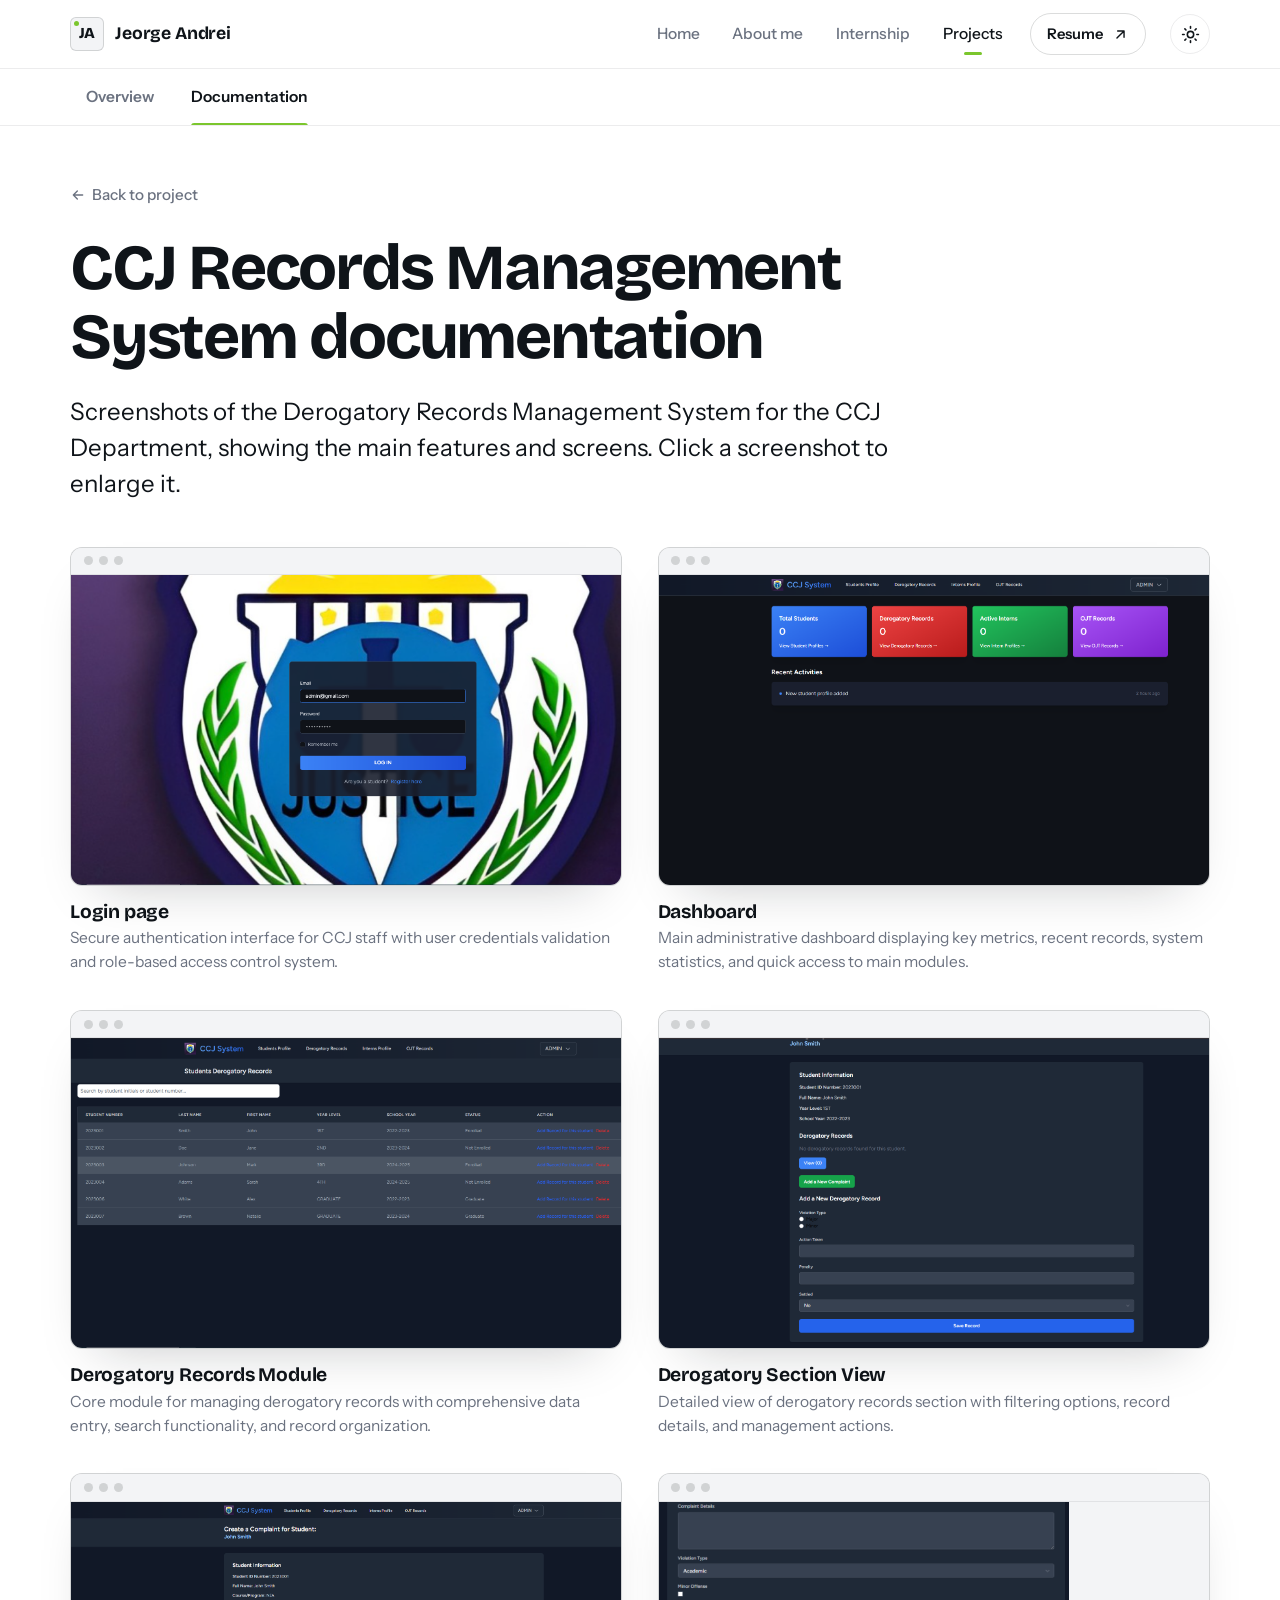
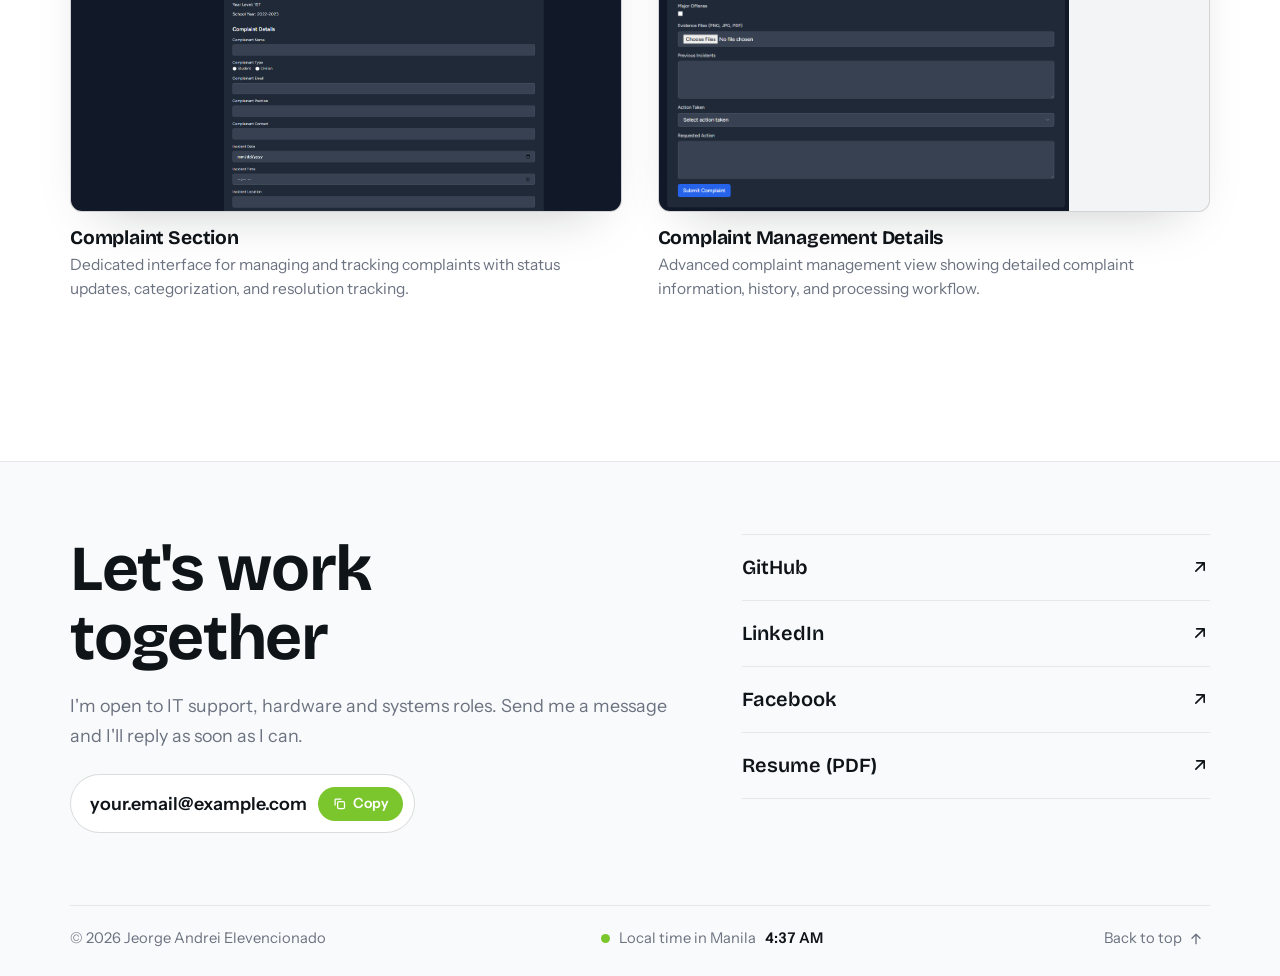
<file: project-ccj-docs.html>
<!DOCTYPE html>
<html lang="en" data-theme="dark">
<head>
<meta charset="UTF-8">
<meta name="viewport" content="width=device-width, initial-scale=1.0">
<title>CCJ Records Management System documentation | Jeorge Andrei</title>
<meta name="description" content="Screenshots of the Derogatory Records Management System for the CCJ Department, showing the main features and screens.">
<meta name="theme-color" content="#071f18">
<link rel="icon" type="image/webp" href="images/kise-pageicon.webp">
<link rel="preload" href="fonts/bricolage.woff2" as="font" type="font/woff2" crossorigin>
<link rel="preload" href="fonts/instrument.woff2" as="font" type="font/woff2" crossorigin>
<link rel="stylesheet" href="styles.css">
<script>
  /* Set the theme before first paint so there is no flash */
  (function () {
    var t = null;
    try { t = localStorage.getItem('theme'); } catch (e) {}
    if (!t) t = matchMedia('(prefers-color-scheme: light)').matches ? 'light' : 'dark';
    document.documentElement.dataset.theme = t;
    document.documentElement.classList.add('js');
  })();
</script>
</head>
<body>
<a class="skip-link" href="#main">Skip to content</a>
<svg width="0" height="0" style="position:absolute" aria-hidden="true" focusable="false"><defs>
<symbol id="i-arrow" viewBox="0 0 24 24" fill="none" stroke="currentColor" stroke-width="2" stroke-linecap="round" stroke-linejoin="round"><path d="M5 12h14M13 6l6 6-6 6"/></symbol>
<symbol id="i-close" viewBox="0 0 24 24" fill="none" stroke="currentColor" stroke-width="2" stroke-linecap="round"><path d="M6 6l12 12M18 6L6 18"/></symbol>
<symbol id="i-sun" viewBox="0 0 24 24" fill="none" stroke="currentColor" stroke-width="2" stroke-linecap="round"><circle cx="12" cy="12" r="4"/><path d="M12 2v2M12 20v2M2 12h2M20 12h2M4.9 4.9l1.4 1.4M17.7 17.7l1.4 1.4M4.9 19.1l1.4-1.4M17.7 6.3l1.4-1.4"/></symbol>
<symbol id="i-moon" viewBox="0 0 24 24" fill="none" stroke="currentColor" stroke-width="2" stroke-linecap="round" stroke-linejoin="round"><path d="M20 14.5A8 8 0 0 1 9.5 4a8 8 0 1 0 10.5 10.5z"/></symbol>
<symbol id="i-menu" viewBox="0 0 24 24" fill="none" stroke="currentColor" stroke-width="2" stroke-linecap="round"><path d="M4 8h16M4 16h16"/></symbol>
<symbol id="i-play" viewBox="0 0 24 24"><path d="M8 5v14l11-7z" fill="currentColor"/></symbol>
<symbol id="i-camera" viewBox="0 0 24 24" fill="none" stroke="currentColor" stroke-width="2" stroke-linejoin="round"><path d="M4 8h3l2-3h6l2 3h3v11H4z"/><circle cx="12" cy="13.5" r="3.5"/></symbol>
<symbol id="i-pen" viewBox="0 0 24 24" fill="none" stroke="currentColor" stroke-width="2" stroke-linecap="round" stroke-linejoin="round"><path d="M4 20l1-4L16 5l3 3L8 19z"/><path d="M14 7l3 3"/></symbol>
<symbol id="i-shapes" viewBox="0 0 24 24" fill="none" stroke="currentColor" stroke-width="2" stroke-linejoin="round"><rect x="3" y="3" width="8" height="8" rx="1"/><circle cx="17" cy="7" r="4"/><path d="M12 21l4.5-8 4.5 8z"/></symbol>
<symbol id="i-copy" viewBox="0 0 24 24" fill="none" stroke="currentColor" stroke-width="2" stroke-linejoin="round"><rect x="9" y="9" width="11" height="11" rx="2"/><path d="M5 15V6a1 1 0 0 1 1-1h9"/></symbol>
<symbol id="i-info" viewBox="0 0 24 24" fill="none" stroke="currentColor" stroke-width="2" stroke-linecap="round"><circle cx="12" cy="12" r="9"/><path d="M12 11v5M12 8h.01"/></symbol>
<symbol id="i-ext" viewBox="0 0 24 24" fill="none" stroke="currentColor" stroke-width="2" stroke-linecap="round" stroke-linejoin="round"><path d="M7 17L17 7M8 7h9v9"/></symbol>
</defs></svg>
<header class="site-header">
  <div class="wrap">
    <a class="brand" href="index.php" aria-label="Jeorge Andrei, home"><span class="brand-mark">JA</span><span>Jeorge Andrei</span></a>
    <nav class="nav" id="site-nav" aria-label="Main">
      <a href="index.php">Home</a><a href="about.html">About me</a><a href="internship.html">Internship</a><a href="projects.html" aria-current="page">Projects</a>
      <a class="btn btn-ghost btn-sm" href="ELEVENCIONADO_JEORGE_ANDREI_RESUME.pdf" target="_blank" rel="noopener">Resume <svg class="i" aria-hidden="true"><use href="#i-ext"/></svg></a>
    </nav>
    <div class="header-tools">
      <button class="icon-btn theme-toggle" type="button" aria-label="Switch theme"><svg class="i i-sun" aria-hidden="true"><use href="#i-sun"/></svg><svg class="i i-moon" aria-hidden="true"><use href="#i-moon"/></svg></button>
      <button class="icon-btn menu-toggle" type="button" aria-expanded="false" aria-controls="site-nav" aria-label="Open menu"><svg class="i" aria-hidden="true"><use href="#i-menu"/></svg></button>
    </div>
  </div>
  <div class="progress" aria-hidden="true"></div>
</header>
<main id="main">
<nav class="subnav" aria-label="Project pages"><div class="wrap"><a href="project-ccj.html">Overview</a><a href="project-ccj-docs.html" aria-current="page">Documentation</a></div></nav><div class="wrap">
  <header class="case-head">
    <a class="crumb" href="project-ccj.html"><svg class="i" aria-hidden="true"><use href="#i-arrow"/></svg> Back to project</a>
    <h1 style="max-width:20ch">CCJ Records Management System documentation</h1>
    <p class="lede muted">Screenshots of the Derogatory Records Management System for the CCJ Department, showing the main features and screens. Click a screenshot to enlarge it.</p>
  </header>
  <div class="docs" data-lightbox><article class="doc" data-reveal style="--d:0.00s"><div class="screen"><div class="screen-bar" aria-hidden="true"><i></i><i></i><i></i></div><img src="images/ccj-screenshots/CCJ-loginpage.png" alt="CCJ login page" loading="lazy"></div><div><h3>Login page</h3><p>Secure authentication interface for CCJ staff with user credentials validation and role-based access control system.</p></div></article><article class="doc" data-reveal style="--d:0.08s"><div class="screen"><div class="screen-bar" aria-hidden="true"><i></i><i></i><i></i></div><img src="images/ccj-screenshots/ccjdashboard.png" alt="CCJ dashboard" loading="lazy"></div><div><h3>Dashboard</h3><p>Main administrative dashboard displaying key metrics, recent records, system statistics, and quick access to main modules.</p></div></article><article class="doc" data-reveal style="--d:0.00s"><div class="screen"><div class="screen-bar" aria-hidden="true"><i></i><i></i><i></i></div><img src="images/ccj-screenshots/Derogatoryrecords-module.png" alt="Derogatory records module" loading="lazy"></div><div><h3>Derogatory Records Module</h3><p>Core module for managing derogatory records with comprehensive data entry, search functionality, and record organization.</p></div></article><article class="doc" data-reveal style="--d:0.08s"><div class="screen"><div class="screen-bar" aria-hidden="true"><i></i><i></i><i></i></div><img src="images/ccj-screenshots/derogatory-section.png" alt="Derogatory section" loading="lazy"></div><div><h3>Derogatory Section View</h3><p>Detailed view of derogatory records section with filtering options, record details, and management actions.</p></div></article><article class="doc" data-reveal style="--d:0.00s"><div class="screen"><div class="screen-bar" aria-hidden="true"><i></i><i></i><i></i></div><img src="images/ccj-screenshots/complaint-section.png" alt="Complaint section" loading="lazy"></div><div><h3>Complaint Section</h3><p>Dedicated interface for managing and tracking complaints with status updates, categorization, and resolution tracking.</p></div></article><article class="doc" data-reveal style="--d:0.08s"><div class="screen"><div class="screen-bar" aria-hidden="true"><i></i><i></i><i></i></div><img src="images/ccj-screenshots/complaintsection2.png" alt="Complaint management" loading="lazy" style="object-fit:contain"></div><div><h3>Complaint Management Details</h3><p>Advanced complaint management view showing detailed complaint information, history, and processing workflow.</p></div></article></div>
</div>
</main>
<footer class="site-footer">
  <div class="wrap">
    <div class="footer-main">
      <div>
        <h2>Let's work together</h2>
        <p>I'm open to IT support, hardware and systems roles. Send me a message and I'll reply as soon as I can.</p>
        <div class="email-row">
          <!-- TODO: replace both copies of the email below with your real address -->
          <span class="email-chip"><a href="mailto:your.email@example.com" style="text-decoration:none">your.email@example.com</a>
            <button type="button" data-copy="your.email@example.com" aria-label="Copy email address"><svg class="i" aria-hidden="true"><use href="#i-copy"/></svg><span>Copy</span></button></span>
        </div>
      </div>
      <div class="footer-links">
        <!-- TODO: replace each # with your real profile link -->
        <a href="https://github.com/" target="_blank" rel="noopener">GitHub <svg class="i" aria-hidden="true"><use href="#i-ext"/></svg></a>
        <a href="https://www.linkedin.com/" target="_blank" rel="noopener">LinkedIn <svg class="i" aria-hidden="true"><use href="#i-ext"/></svg></a>
        <a href="https://www.facebook.com/" target="_blank" rel="noopener">Facebook <svg class="i" aria-hidden="true"><use href="#i-ext"/></svg></a>
        <a href="ELEVENCIONADO_JEORGE_ANDREI_RESUME.pdf" target="_blank" rel="noopener">Resume (PDF) <svg class="i" aria-hidden="true"><use href="#i-ext"/></svg></a>
      </div>
    </div>
    <div class="footer-bar">
      <span>&copy; 2026 Jeorge Andrei Elevencionado</span>
      <span class="clock"><span class="pulse" aria-hidden="true"></span>Local time in Manila <b data-clock>--:--</b></span>
      <button class="to-top" type="button" data-to-top>Back to top <svg class="i" aria-hidden="true"><use href="#i-arrow"/></svg></button>
    </div>
  </div>
</footer>
<button class="icon-btn fab" type="button" data-to-top aria-label="Back to top"><svg class="i" aria-hidden="true"><use href="#i-arrow"/></svg></button>
<script src="script.js"></script>
</body>
</html>
</file>
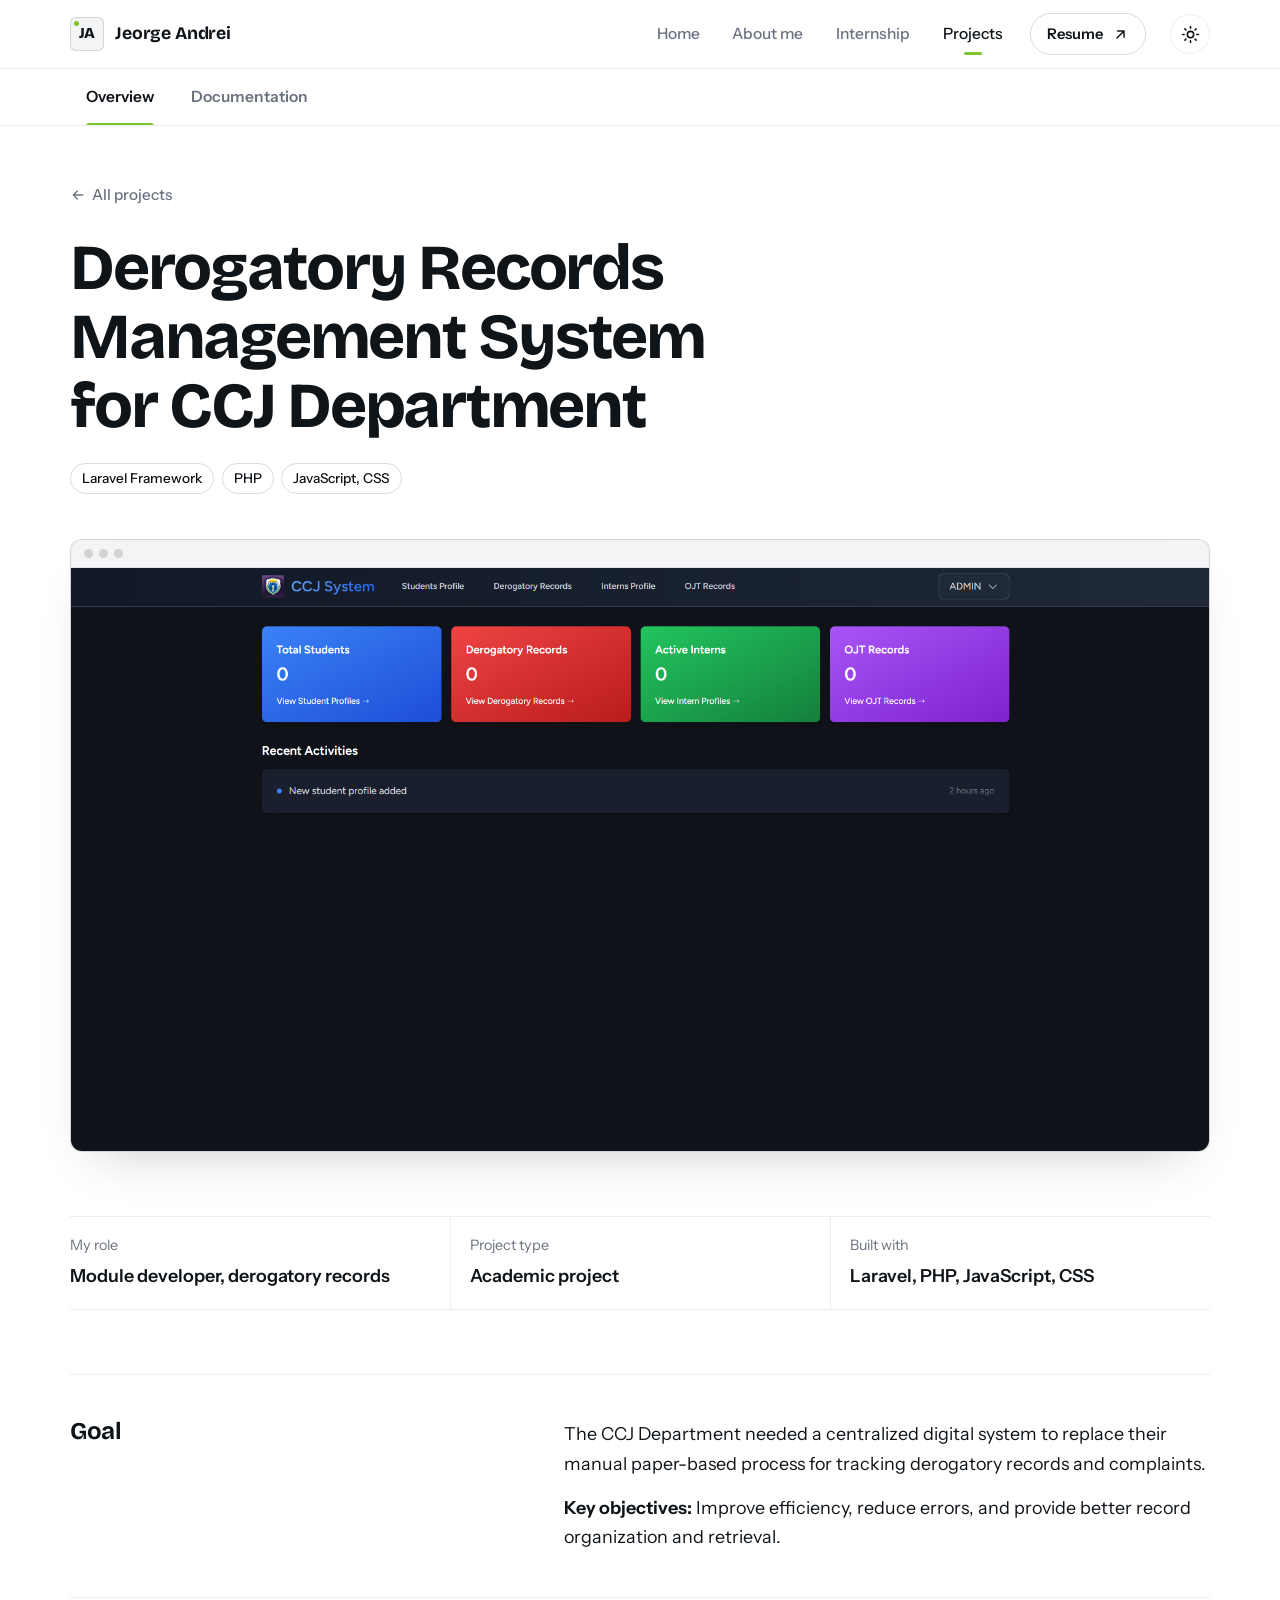
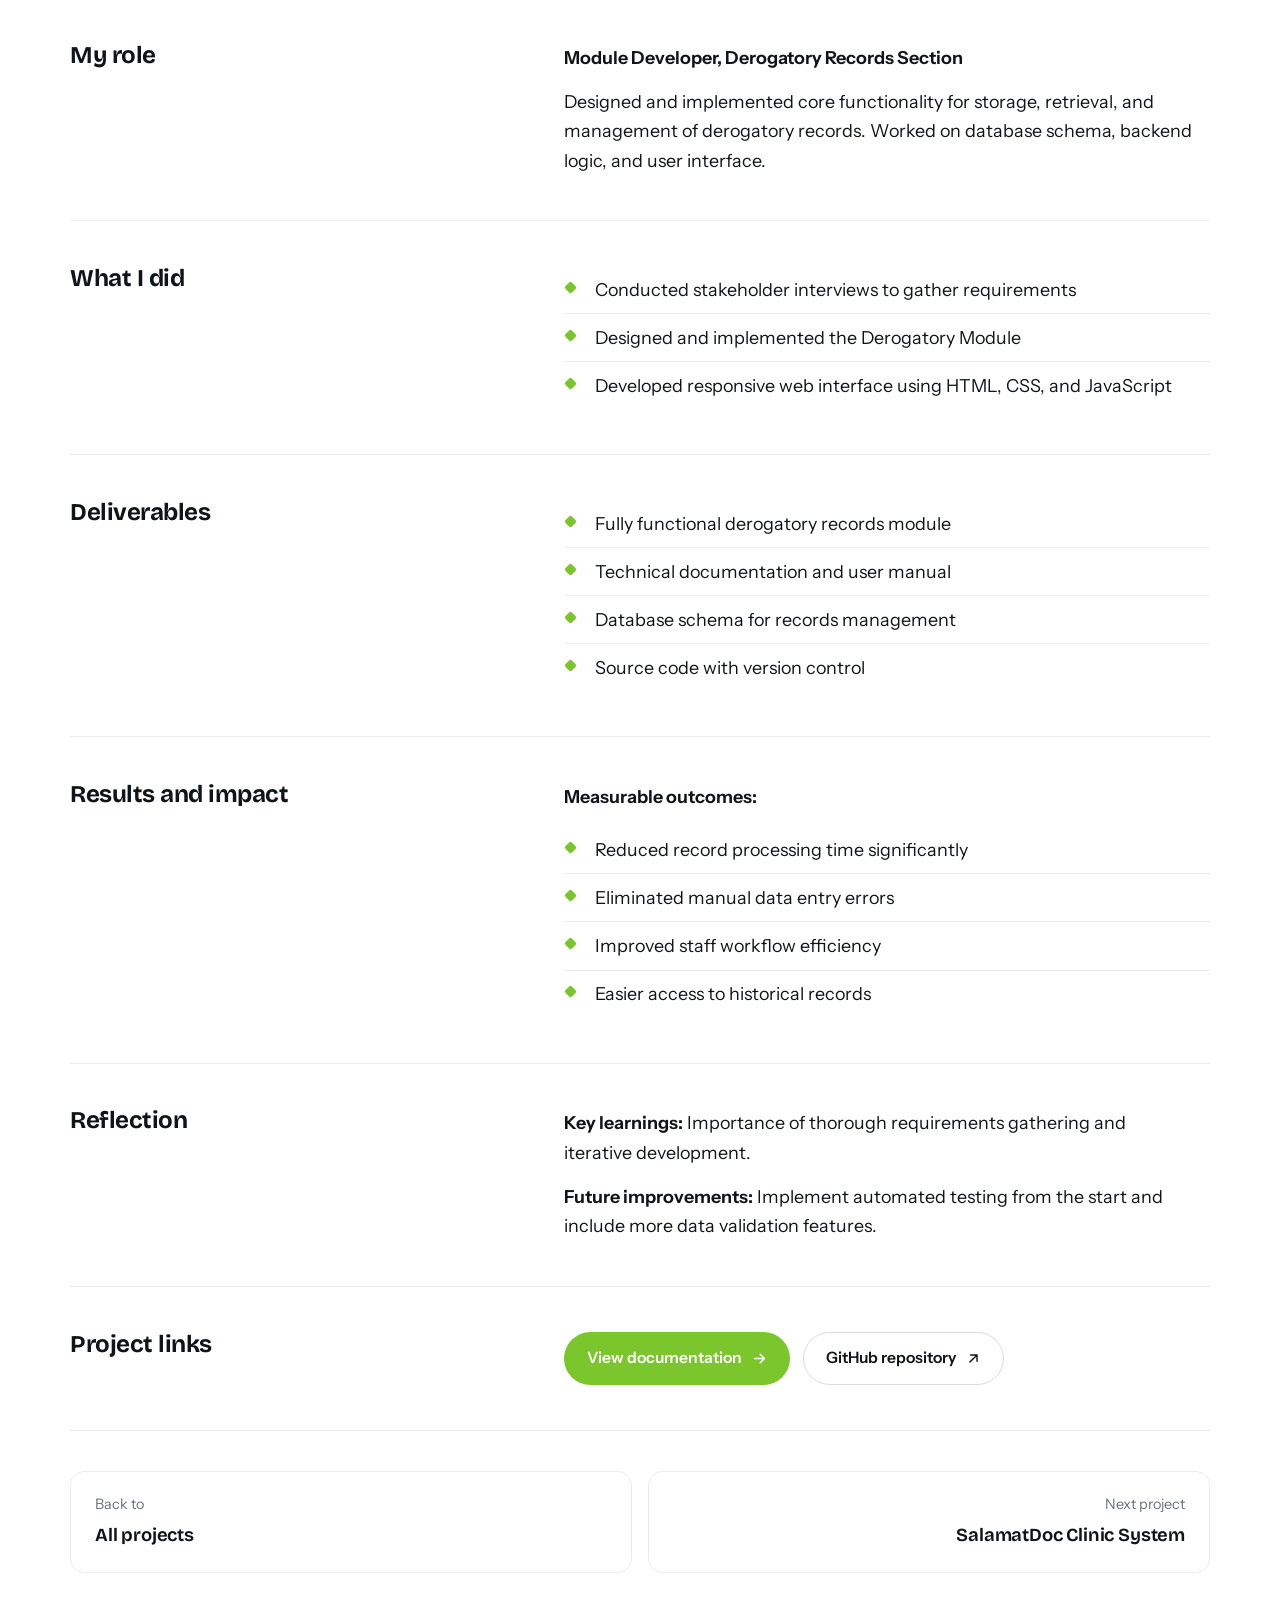
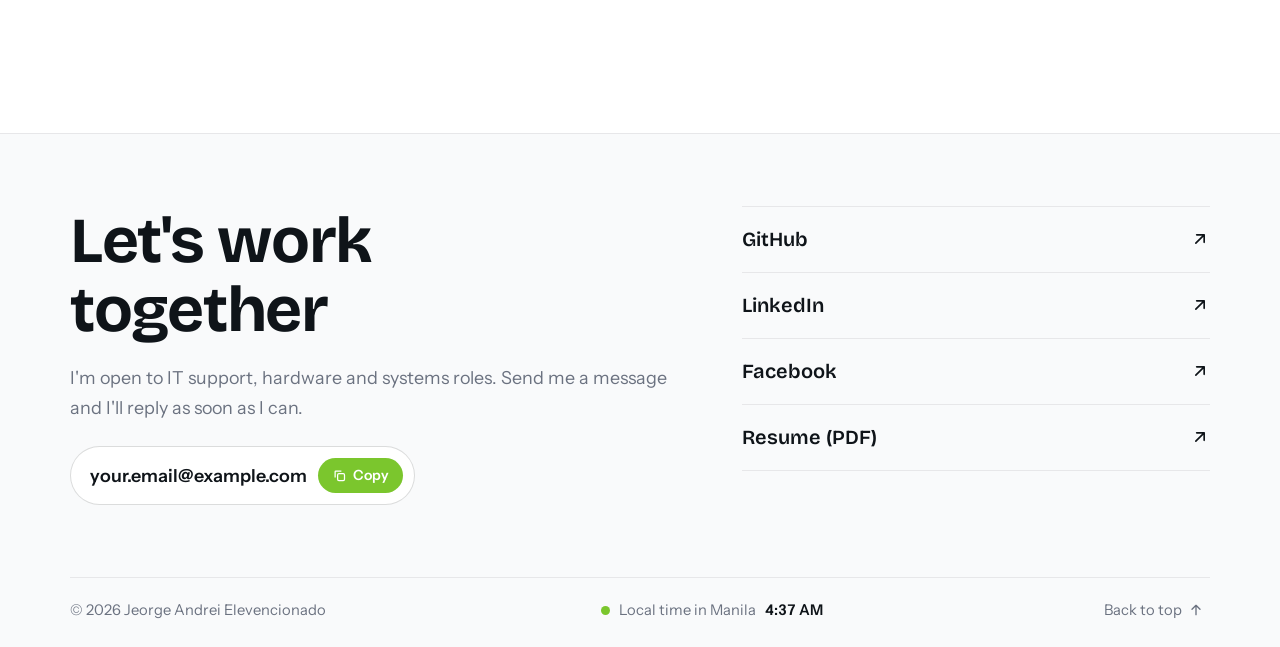
<file: project-ccj.html>
<!DOCTYPE html>
<html lang="en" data-theme="dark">
<head>
<meta charset="UTF-8">
<meta name="viewport" content="width=device-width, initial-scale=1.0">
<title>CCJ Records System | Jeorge Andrei</title>
<meta name="description" content="A web-based records system that replaces paper tracking of complaints and derogatory records. I built the derogatory module: database design, backend logic and the user interface.">
<meta name="theme-color" content="#071f18">
<link rel="icon" type="image/webp" href="images/kise-pageicon.webp">
<link rel="preload" href="fonts/bricolage.woff2" as="font" type="font/woff2" crossorigin>
<link rel="preload" href="fonts/instrument.woff2" as="font" type="font/woff2" crossorigin>
<link rel="stylesheet" href="styles.css">
<script>
  /* Set the theme before first paint so there is no flash */
  (function () {
    var t = null;
    try { t = localStorage.getItem('theme'); } catch (e) {}
    if (!t) t = matchMedia('(prefers-color-scheme: light)').matches ? 'light' : 'dark';
    document.documentElement.dataset.theme = t;
    document.documentElement.classList.add('js');
  })();
</script>
</head>
<body>
<a class="skip-link" href="#main">Skip to content</a>
<svg width="0" height="0" style="position:absolute" aria-hidden="true" focusable="false"><defs>
<symbol id="i-arrow" viewBox="0 0 24 24" fill="none" stroke="currentColor" stroke-width="2" stroke-linecap="round" stroke-linejoin="round"><path d="M5 12h14M13 6l6 6-6 6"/></symbol>
<symbol id="i-close" viewBox="0 0 24 24" fill="none" stroke="currentColor" stroke-width="2" stroke-linecap="round"><path d="M6 6l12 12M18 6L6 18"/></symbol>
<symbol id="i-sun" viewBox="0 0 24 24" fill="none" stroke="currentColor" stroke-width="2" stroke-linecap="round"><circle cx="12" cy="12" r="4"/><path d="M12 2v2M12 20v2M2 12h2M20 12h2M4.9 4.9l1.4 1.4M17.7 17.7l1.4 1.4M4.9 19.1l1.4-1.4M17.7 6.3l1.4-1.4"/></symbol>
<symbol id="i-moon" viewBox="0 0 24 24" fill="none" stroke="currentColor" stroke-width="2" stroke-linecap="round" stroke-linejoin="round"><path d="M20 14.5A8 8 0 0 1 9.5 4a8 8 0 1 0 10.5 10.5z"/></symbol>
<symbol id="i-menu" viewBox="0 0 24 24" fill="none" stroke="currentColor" stroke-width="2" stroke-linecap="round"><path d="M4 8h16M4 16h16"/></symbol>
<symbol id="i-play" viewBox="0 0 24 24"><path d="M8 5v14l11-7z" fill="currentColor"/></symbol>
<symbol id="i-camera" viewBox="0 0 24 24" fill="none" stroke="currentColor" stroke-width="2" stroke-linejoin="round"><path d="M4 8h3l2-3h6l2 3h3v11H4z"/><circle cx="12" cy="13.5" r="3.5"/></symbol>
<symbol id="i-pen" viewBox="0 0 24 24" fill="none" stroke="currentColor" stroke-width="2" stroke-linecap="round" stroke-linejoin="round"><path d="M4 20l1-4L16 5l3 3L8 19z"/><path d="M14 7l3 3"/></symbol>
<symbol id="i-shapes" viewBox="0 0 24 24" fill="none" stroke="currentColor" stroke-width="2" stroke-linejoin="round"><rect x="3" y="3" width="8" height="8" rx="1"/><circle cx="17" cy="7" r="4"/><path d="M12 21l4.5-8 4.5 8z"/></symbol>
<symbol id="i-copy" viewBox="0 0 24 24" fill="none" stroke="currentColor" stroke-width="2" stroke-linejoin="round"><rect x="9" y="9" width="11" height="11" rx="2"/><path d="M5 15V6a1 1 0 0 1 1-1h9"/></symbol>
<symbol id="i-info" viewBox="0 0 24 24" fill="none" stroke="currentColor" stroke-width="2" stroke-linecap="round"><circle cx="12" cy="12" r="9"/><path d="M12 11v5M12 8h.01"/></symbol>
<symbol id="i-ext" viewBox="0 0 24 24" fill="none" stroke="currentColor" stroke-width="2" stroke-linecap="round" stroke-linejoin="round"><path d="M7 17L17 7M8 7h9v9"/></symbol>
</defs></svg>
<header class="site-header">
  <div class="wrap">
    <a class="brand" href="index.php" aria-label="Jeorge Andrei, home"><span class="brand-mark">JA</span><span>Jeorge Andrei</span></a>
    <nav class="nav" id="site-nav" aria-label="Main">
      <a href="index.php">Home</a><a href="about.html">About me</a><a href="internship.html">Internship</a><a href="projects.html" aria-current="page">Projects</a>
      <a class="btn btn-ghost btn-sm" href="ELEVENCIONADO_JEORGE_ANDREI_RESUME.pdf" target="_blank" rel="noopener">Resume <svg class="i" aria-hidden="true"><use href="#i-ext"/></svg></a>
    </nav>
    <div class="header-tools">
      <button class="icon-btn theme-toggle" type="button" aria-label="Switch theme"><svg class="i i-sun" aria-hidden="true"><use href="#i-sun"/></svg><svg class="i i-moon" aria-hidden="true"><use href="#i-moon"/></svg></button>
      <button class="icon-btn menu-toggle" type="button" aria-expanded="false" aria-controls="site-nav" aria-label="Open menu"><svg class="i" aria-hidden="true"><use href="#i-menu"/></svg></button>
    </div>
  </div>
  <div class="progress" aria-hidden="true"></div>
</header>
<main id="main">
<nav class="subnav" aria-label="Project pages"><div class="wrap"><a href="project-ccj.html" aria-current="page">Overview</a><a href="project-ccj-docs.html">Documentation</a></div></nav><div class="wrap">
  <header class="case-head">
    <a class="crumb" href="projects.html"><svg class="i" aria-hidden="true"><use href="#i-arrow"/></svg> All projects</a>
    <h1>Derogatory Records Management System for CCJ Department</h1>
    <div class="tags"><span class="tag">Laravel Framework</span><span class="tag">PHP</span><span class="tag">JavaScript, CSS</span></div>
  </header>
  <div class="case-cover"><div class="screen"><div class="screen-bar" aria-hidden="true"><i></i><i></i><i></i></div><img src="images/ccj-screenshots/ccjdashboard.png" alt="CCJ Records System dashboard screenshot" loading="eager"></div></div>
  <dl class="facts">
    <div><dt>My role</dt><dd>Module developer, derogatory records</dd></div>
    <div><dt>Project type</dt><dd>Academic project</dd></div>
    <div><dt>Built with</dt><dd>Laravel, PHP, JavaScript, CSS</dd></div>
  </dl>
  <section class="case-row"><h2>Goal</h2><div><p>The CCJ Department needed a centralized digital system to replace their manual paper-based process for tracking derogatory records and complaints.</p><p><strong>Key objectives:</strong> Improve efficiency, reduce errors, and provide better record organization and retrieval.</p></div></section>
  <section class="case-row"><h2>My role</h2><div><p><strong>Module Developer, Derogatory Records Section</strong></p><p>Designed and implemented core functionality for storage, retrieval, and management of derogatory records. Worked on database schema, backend logic, and user interface.</p></div></section>
  <section class="case-row"><h2>What I did</h2><div><ul class="check-list"><li>Conducted stakeholder interviews to gather requirements</li><li>Designed and implemented the Derogatory Module</li><li>Developed responsive web interface using HTML, CSS, and JavaScript</li></ul></div></section>
  <section class="case-row"><h2>Deliverables</h2><div><ul class="check-list"><li>Fully functional derogatory records module</li><li>Technical documentation and user manual</li><li>Database schema for records management</li><li>Source code with version control</li></ul></div></section>
  <section class="case-row"><h2>Results and impact</h2><div><p><strong>Measurable outcomes:</strong></p><ul class="check-list"><li>Reduced record processing time significantly</li><li>Eliminated manual data entry errors</li><li>Improved staff workflow efficiency</li><li>Easier access to historical records</li></ul></div></section>
  <section class="case-row"><h2>Reflection</h2><div><p><strong>Key learnings:</strong> Importance of thorough requirements gathering and iterative development.</p><p><strong>Future improvements:</strong> Implement automated testing from the start and include more data validation features.</p></div></section>
  <section class="case-row"><h2>Project links</h2><div><div class="case-links"><a class="btn btn-primary" href="project-ccj-docs.html">View documentation <svg class="i i-go" aria-hidden="true"><use href="#i-arrow"/></svg></a><a class="btn btn-ghost" href="https://github.com/IamGotu/CCJ_SYSTEM_PROJECT" target="_blank" rel="noopener">GitHub repository <svg class="i" aria-hidden="true"><use href="#i-ext"/></svg></a></div></div></section>
  <nav class="pager" aria-label="More projects"><a class="prev" href="projects.html"><small>Back to</small><span>All projects</span></a><a class="next" href="project-salamatdoc.html"><small>Next project</small><span>SalamatDoc Clinic System</span></a></nav>
</div>
</main>
<footer class="site-footer">
  <div class="wrap">
    <div class="footer-main">
      <div>
        <h2>Let's work together</h2>
        <p>I'm open to IT support, hardware and systems roles. Send me a message and I'll reply as soon as I can.</p>
        <div class="email-row">
          <!-- TODO: replace both copies of the email below with your real address -->
          <span class="email-chip"><a href="mailto:your.email@example.com" style="text-decoration:none">your.email@example.com</a>
            <button type="button" data-copy="your.email@example.com" aria-label="Copy email address"><svg class="i" aria-hidden="true"><use href="#i-copy"/></svg><span>Copy</span></button></span>
        </div>
      </div>
      <div class="footer-links">
        <!-- TODO: replace each # with your real profile link -->
        <a href="https://github.com/" target="_blank" rel="noopener">GitHub <svg class="i" aria-hidden="true"><use href="#i-ext"/></svg></a>
        <a href="https://www.linkedin.com/" target="_blank" rel="noopener">LinkedIn <svg class="i" aria-hidden="true"><use href="#i-ext"/></svg></a>
        <a href="https://www.facebook.com/" target="_blank" rel="noopener">Facebook <svg class="i" aria-hidden="true"><use href="#i-ext"/></svg></a>
        <a href="ELEVENCIONADO_JEORGE_ANDREI_RESUME.pdf" target="_blank" rel="noopener">Resume (PDF) <svg class="i" aria-hidden="true"><use href="#i-ext"/></svg></a>
      </div>
    </div>
    <div class="footer-bar">
      <span>&copy; 2026 Jeorge Andrei Elevencionado</span>
      <span class="clock"><span class="pulse" aria-hidden="true"></span>Local time in Manila <b data-clock>--:--</b></span>
      <button class="to-top" type="button" data-to-top>Back to top <svg class="i" aria-hidden="true"><use href="#i-arrow"/></svg></button>
    </div>
  </div>
</footer>
<button class="icon-btn fab" type="button" data-to-top aria-label="Back to top"><svg class="i" aria-hidden="true"><use href="#i-arrow"/></svg></button>
<script src="script.js"></script>
</body>
</html>
</file>
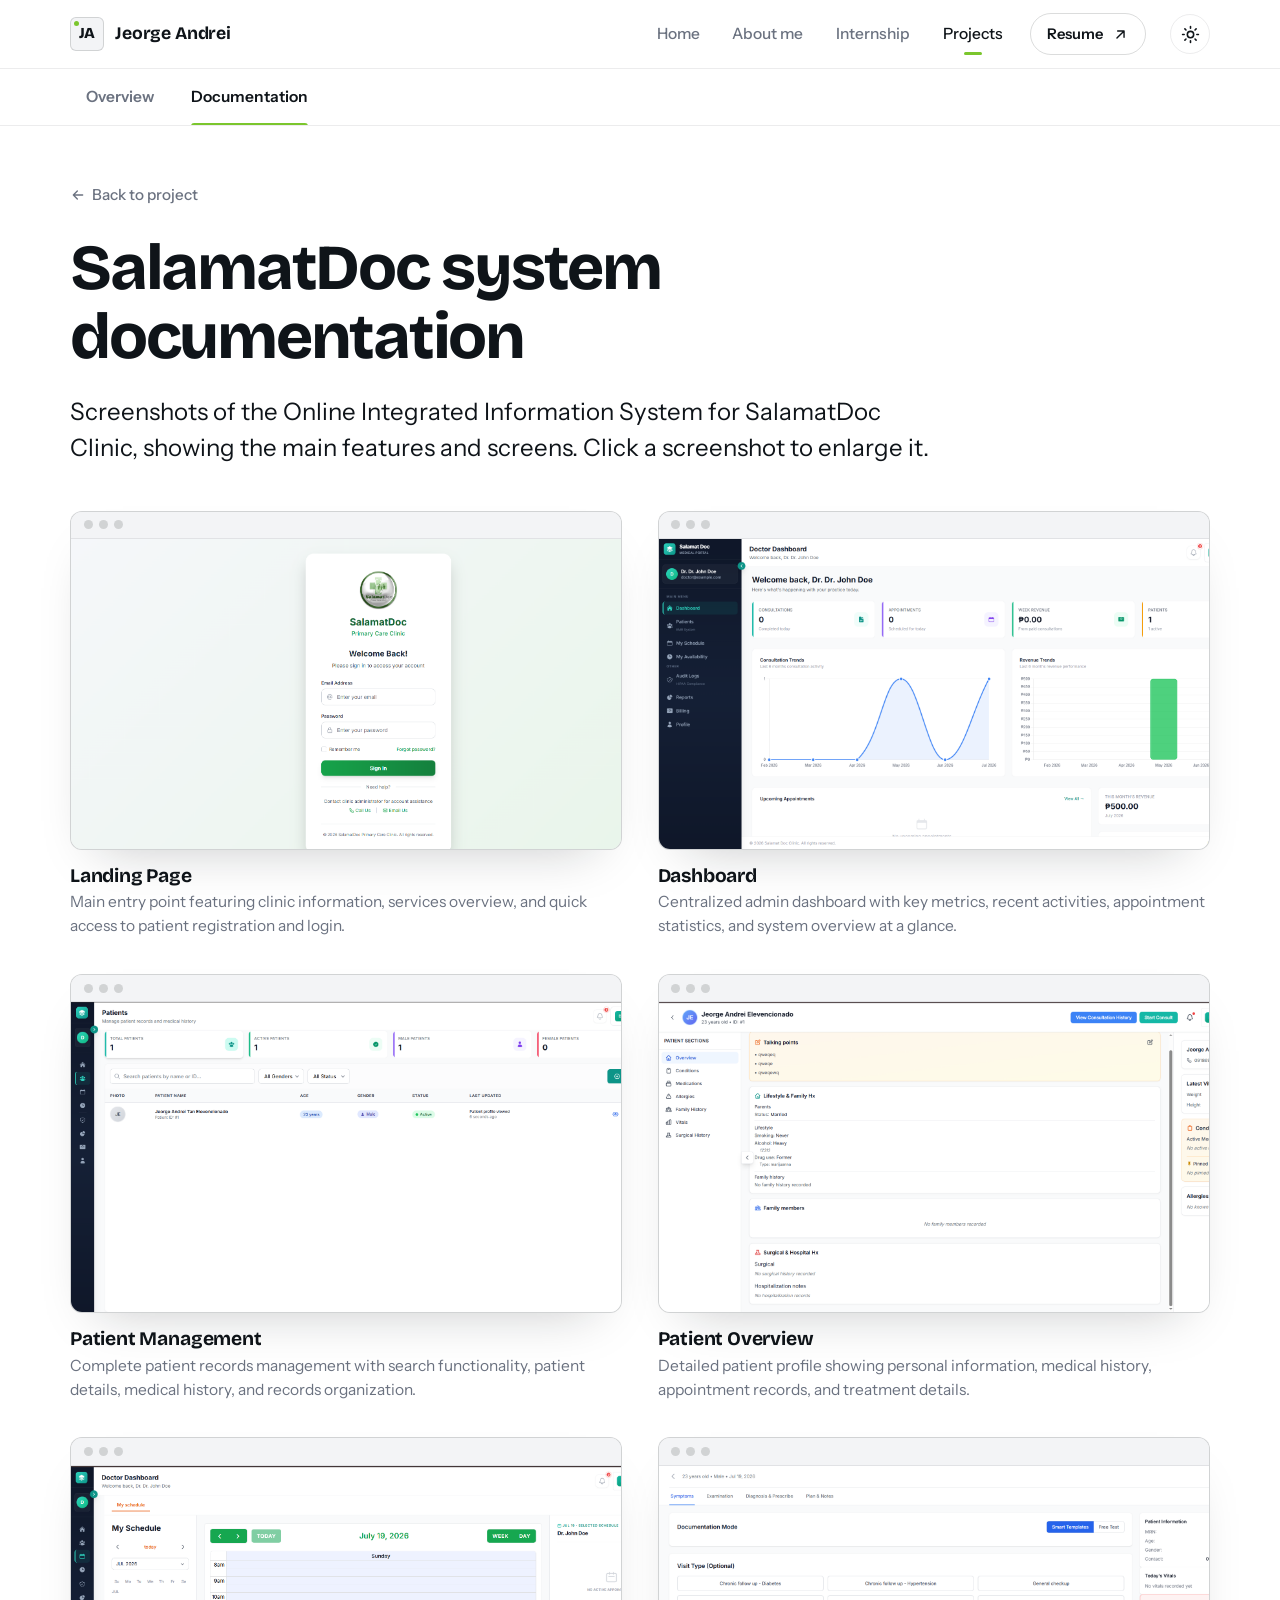
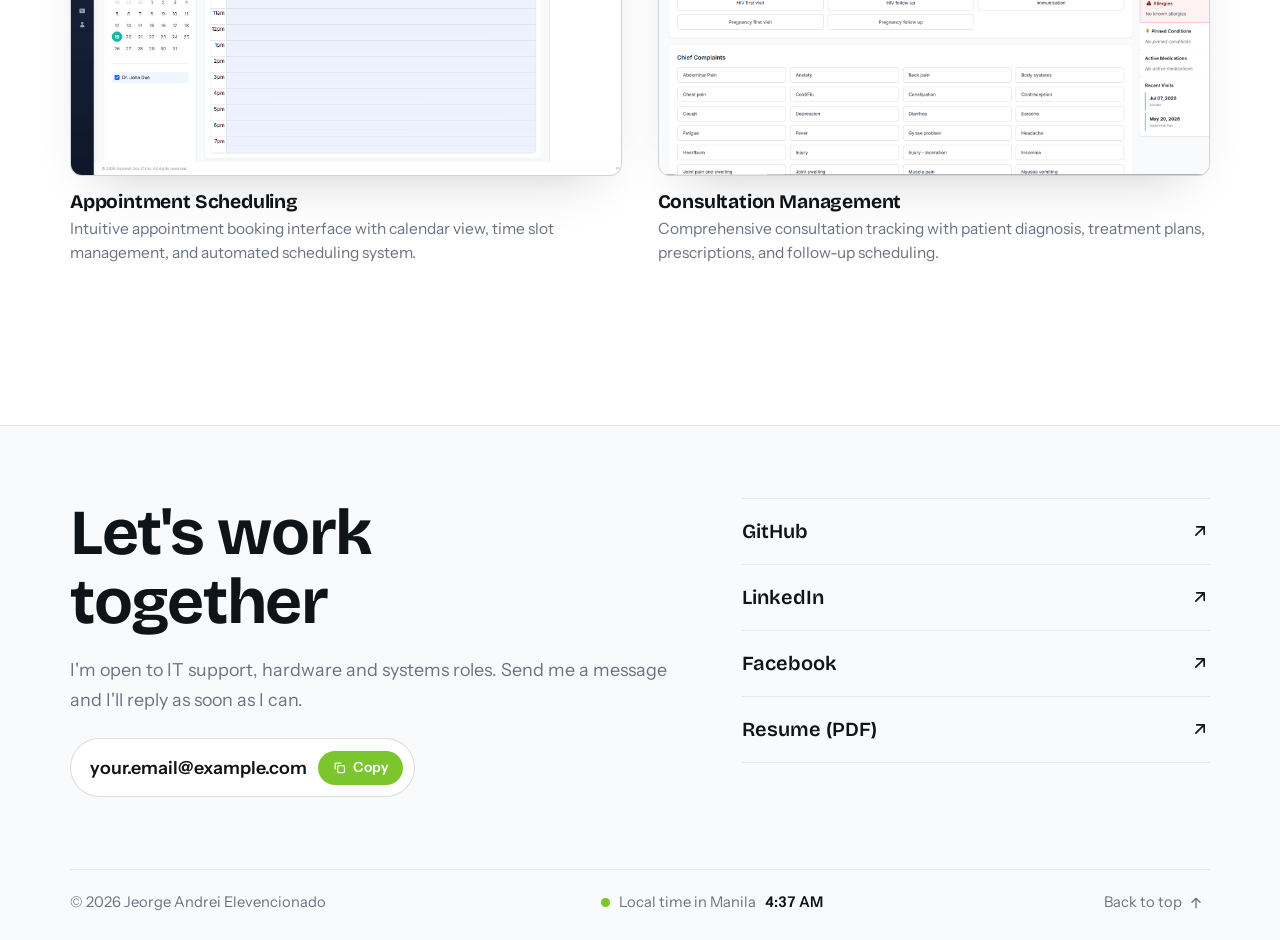
<file: project-salamatdoc-docs.html>
<!DOCTYPE html>
<html lang="en" data-theme="dark">
<head>
<meta charset="UTF-8">
<meta name="viewport" content="width=device-width, initial-scale=1.0">
<title>SalamatDoc system documentation | Jeorge Andrei</title>
<meta name="description" content="Screenshots of the Online Integrated Information System for SalamatDoc Clinic, showing the main features and screens.">
<meta name="theme-color" content="#071f18">
<link rel="icon" type="image/webp" href="images/kise-pageicon.webp">
<link rel="preload" href="fonts/bricolage.woff2" as="font" type="font/woff2" crossorigin>
<link rel="preload" href="fonts/instrument.woff2" as="font" type="font/woff2" crossorigin>
<link rel="stylesheet" href="styles.css">
<script>
  /* Set the theme before first paint so there is no flash */
  (function () {
    var t = null;
    try { t = localStorage.getItem('theme'); } catch (e) {}
    if (!t) t = matchMedia('(prefers-color-scheme: light)').matches ? 'light' : 'dark';
    document.documentElement.dataset.theme = t;
    document.documentElement.classList.add('js');
  })();
</script>
</head>
<body>
<a class="skip-link" href="#main">Skip to content</a>
<svg width="0" height="0" style="position:absolute" aria-hidden="true" focusable="false"><defs>
<symbol id="i-arrow" viewBox="0 0 24 24" fill="none" stroke="currentColor" stroke-width="2" stroke-linecap="round" stroke-linejoin="round"><path d="M5 12h14M13 6l6 6-6 6"/></symbol>
<symbol id="i-close" viewBox="0 0 24 24" fill="none" stroke="currentColor" stroke-width="2" stroke-linecap="round"><path d="M6 6l12 12M18 6L6 18"/></symbol>
<symbol id="i-sun" viewBox="0 0 24 24" fill="none" stroke="currentColor" stroke-width="2" stroke-linecap="round"><circle cx="12" cy="12" r="4"/><path d="M12 2v2M12 20v2M2 12h2M20 12h2M4.9 4.9l1.4 1.4M17.7 17.7l1.4 1.4M4.9 19.1l1.4-1.4M17.7 6.3l1.4-1.4"/></symbol>
<symbol id="i-moon" viewBox="0 0 24 24" fill="none" stroke="currentColor" stroke-width="2" stroke-linecap="round" stroke-linejoin="round"><path d="M20 14.5A8 8 0 0 1 9.5 4a8 8 0 1 0 10.5 10.5z"/></symbol>
<symbol id="i-menu" viewBox="0 0 24 24" fill="none" stroke="currentColor" stroke-width="2" stroke-linecap="round"><path d="M4 8h16M4 16h16"/></symbol>
<symbol id="i-play" viewBox="0 0 24 24"><path d="M8 5v14l11-7z" fill="currentColor"/></symbol>
<symbol id="i-camera" viewBox="0 0 24 24" fill="none" stroke="currentColor" stroke-width="2" stroke-linejoin="round"><path d="M4 8h3l2-3h6l2 3h3v11H4z"/><circle cx="12" cy="13.5" r="3.5"/></symbol>
<symbol id="i-pen" viewBox="0 0 24 24" fill="none" stroke="currentColor" stroke-width="2" stroke-linecap="round" stroke-linejoin="round"><path d="M4 20l1-4L16 5l3 3L8 19z"/><path d="M14 7l3 3"/></symbol>
<symbol id="i-shapes" viewBox="0 0 24 24" fill="none" stroke="currentColor" stroke-width="2" stroke-linejoin="round"><rect x="3" y="3" width="8" height="8" rx="1"/><circle cx="17" cy="7" r="4"/><path d="M12 21l4.5-8 4.5 8z"/></symbol>
<symbol id="i-copy" viewBox="0 0 24 24" fill="none" stroke="currentColor" stroke-width="2" stroke-linejoin="round"><rect x="9" y="9" width="11" height="11" rx="2"/><path d="M5 15V6a1 1 0 0 1 1-1h9"/></symbol>
<symbol id="i-info" viewBox="0 0 24 24" fill="none" stroke="currentColor" stroke-width="2" stroke-linecap="round"><circle cx="12" cy="12" r="9"/><path d="M12 11v5M12 8h.01"/></symbol>
<symbol id="i-ext" viewBox="0 0 24 24" fill="none" stroke="currentColor" stroke-width="2" stroke-linecap="round" stroke-linejoin="round"><path d="M7 17L17 7M8 7h9v9"/></symbol>
</defs></svg>
<header class="site-header">
  <div class="wrap">
    <a class="brand" href="index.php" aria-label="Jeorge Andrei, home"><span class="brand-mark">JA</span><span>Jeorge Andrei</span></a>
    <nav class="nav" id="site-nav" aria-label="Main">
      <a href="index.php">Home</a><a href="about.html">About me</a><a href="internship.html">Internship</a><a href="projects.html" aria-current="page">Projects</a>
      <a class="btn btn-ghost btn-sm" href="ELEVENCIONADO_JEORGE_ANDREI_RESUME.pdf" target="_blank" rel="noopener">Resume <svg class="i" aria-hidden="true"><use href="#i-ext"/></svg></a>
    </nav>
    <div class="header-tools">
      <button class="icon-btn theme-toggle" type="button" aria-label="Switch theme"><svg class="i i-sun" aria-hidden="true"><use href="#i-sun"/></svg><svg class="i i-moon" aria-hidden="true"><use href="#i-moon"/></svg></button>
      <button class="icon-btn menu-toggle" type="button" aria-expanded="false" aria-controls="site-nav" aria-label="Open menu"><svg class="i" aria-hidden="true"><use href="#i-menu"/></svg></button>
    </div>
  </div>
  <div class="progress" aria-hidden="true"></div>
</header>
<main id="main">
<nav class="subnav" aria-label="Project pages"><div class="wrap"><a href="project-salamatdoc.html">Overview</a><a href="project-salamatdoc-docs.html" aria-current="page">Documentation</a></div></nav><div class="wrap">
  <header class="case-head">
    <a class="crumb" href="project-salamatdoc.html"><svg class="i" aria-hidden="true"><use href="#i-arrow"/></svg> Back to project</a>
    <h1 style="max-width:20ch">SalamatDoc system documentation</h1>
    <p class="lede muted">Screenshots of the Online Integrated Information System for SalamatDoc Clinic, showing the main features and screens. Click a screenshot to enlarge it.</p>
  </header>
  <div class="docs" data-lightbox><article class="doc" data-reveal style="--d:0.00s"><div class="screen"><div class="screen-bar" aria-hidden="true"><i></i><i></i><i></i></div><img src="images/salamatdoc-screenshots/landingpage-salamatdoc.png" alt="SalamatDoc landing page" loading="lazy"></div><div><h3>Landing Page</h3><p>Main entry point featuring clinic information, services overview, and quick access to patient registration and login.</p></div></article><article class="doc" data-reveal style="--d:0.08s"><div class="screen"><div class="screen-bar" aria-hidden="true"><i></i><i></i><i></i></div><img src="images/salamatdoc-screenshots/dashboard-salamatdoc.png" alt="SalamatDoc dashboard" loading="lazy"></div><div><h3>Dashboard</h3><p>Centralized admin dashboard with key metrics, recent activities, appointment statistics, and system overview at a glance.</p></div></article><article class="doc" data-reveal style="--d:0.00s"><div class="screen"><div class="screen-bar" aria-hidden="true"><i></i><i></i><i></i></div><img src="images/salamatdoc-screenshots/patientmanagement-salamatdoc.png" alt="Patient management" loading="lazy"></div><div><h3>Patient Management</h3><p>Complete patient records management with search functionality, patient details, medical history, and records organization.</p></div></article><article class="doc" data-reveal style="--d:0.08s"><div class="screen"><div class="screen-bar" aria-hidden="true"><i></i><i></i><i></i></div><img src="images/salamatdoc-screenshots/patientoverview-salamtdoc.png" alt="Patient overview" loading="lazy"></div><div><h3>Patient Overview</h3><p>Detailed patient profile showing personal information, medical history, appointment records, and treatment details.</p></div></article><article class="doc" data-reveal style="--d:0.00s"><div class="screen"><div class="screen-bar" aria-hidden="true"><i></i><i></i><i></i></div><img src="images/salamatdoc-screenshots/appointmentscheduling-salamatdoc.png" alt="Appointment scheduling" loading="lazy"></div><div><h3>Appointment Scheduling</h3><p>Intuitive appointment booking interface with calendar view, time slot management, and automated scheduling system.</p></div></article><article class="doc" data-reveal style="--d:0.08s"><div class="screen"><div class="screen-bar" aria-hidden="true"><i></i><i></i><i></i></div><img src="images/salamatdoc-screenshots/consultationmanagement-slmtdoc.png" alt="Consultation management" loading="lazy"></div><div><h3>Consultation Management</h3><p>Comprehensive consultation tracking with patient diagnosis, treatment plans, prescriptions, and follow-up scheduling.</p></div></article></div>
</div>
</main>
<footer class="site-footer">
  <div class="wrap">
    <div class="footer-main">
      <div>
        <h2>Let's work together</h2>
        <p>I'm open to IT support, hardware and systems roles. Send me a message and I'll reply as soon as I can.</p>
        <div class="email-row">
          <!-- TODO: replace both copies of the email below with your real address -->
          <span class="email-chip"><a href="mailto:your.email@example.com" style="text-decoration:none">your.email@example.com</a>
            <button type="button" data-copy="your.email@example.com" aria-label="Copy email address"><svg class="i" aria-hidden="true"><use href="#i-copy"/></svg><span>Copy</span></button></span>
        </div>
      </div>
      <div class="footer-links">
        <!-- TODO: replace each # with your real profile link -->
        <a href="https://github.com/" target="_blank" rel="noopener">GitHub <svg class="i" aria-hidden="true"><use href="#i-ext"/></svg></a>
        <a href="https://www.linkedin.com/" target="_blank" rel="noopener">LinkedIn <svg class="i" aria-hidden="true"><use href="#i-ext"/></svg></a>
        <a href="https://www.facebook.com/" target="_blank" rel="noopener">Facebook <svg class="i" aria-hidden="true"><use href="#i-ext"/></svg></a>
        <a href="ELEVENCIONADO_JEORGE_ANDREI_RESUME.pdf" target="_blank" rel="noopener">Resume (PDF) <svg class="i" aria-hidden="true"><use href="#i-ext"/></svg></a>
      </div>
    </div>
    <div class="footer-bar">
      <span>&copy; 2026 Jeorge Andrei Elevencionado</span>
      <span class="clock"><span class="pulse" aria-hidden="true"></span>Local time in Manila <b data-clock>--:--</b></span>
      <button class="to-top" type="button" data-to-top>Back to top <svg class="i" aria-hidden="true"><use href="#i-arrow"/></svg></button>
    </div>
  </div>
</footer>
<button class="icon-btn fab" type="button" data-to-top aria-label="Back to top"><svg class="i" aria-hidden="true"><use href="#i-arrow"/></svg></button>
<script src="script.js"></script>
</body>
</html>
</file>
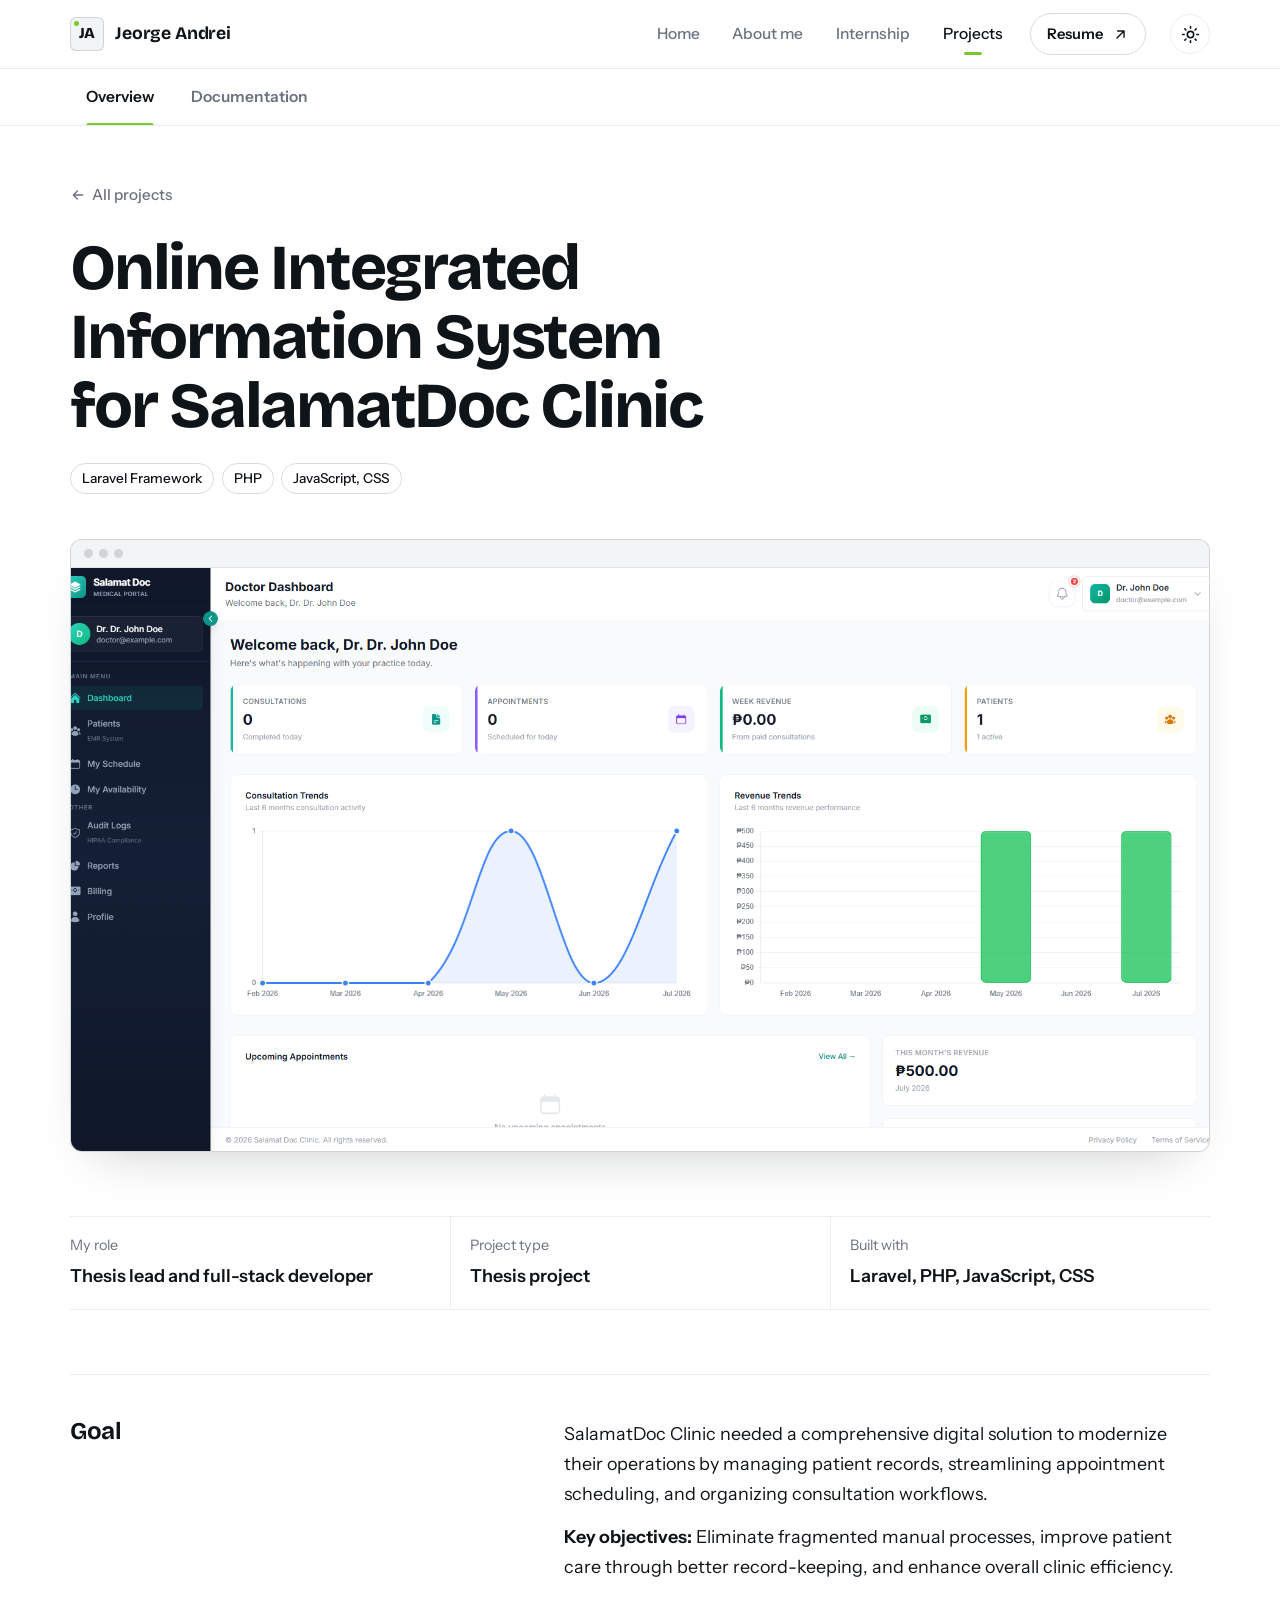
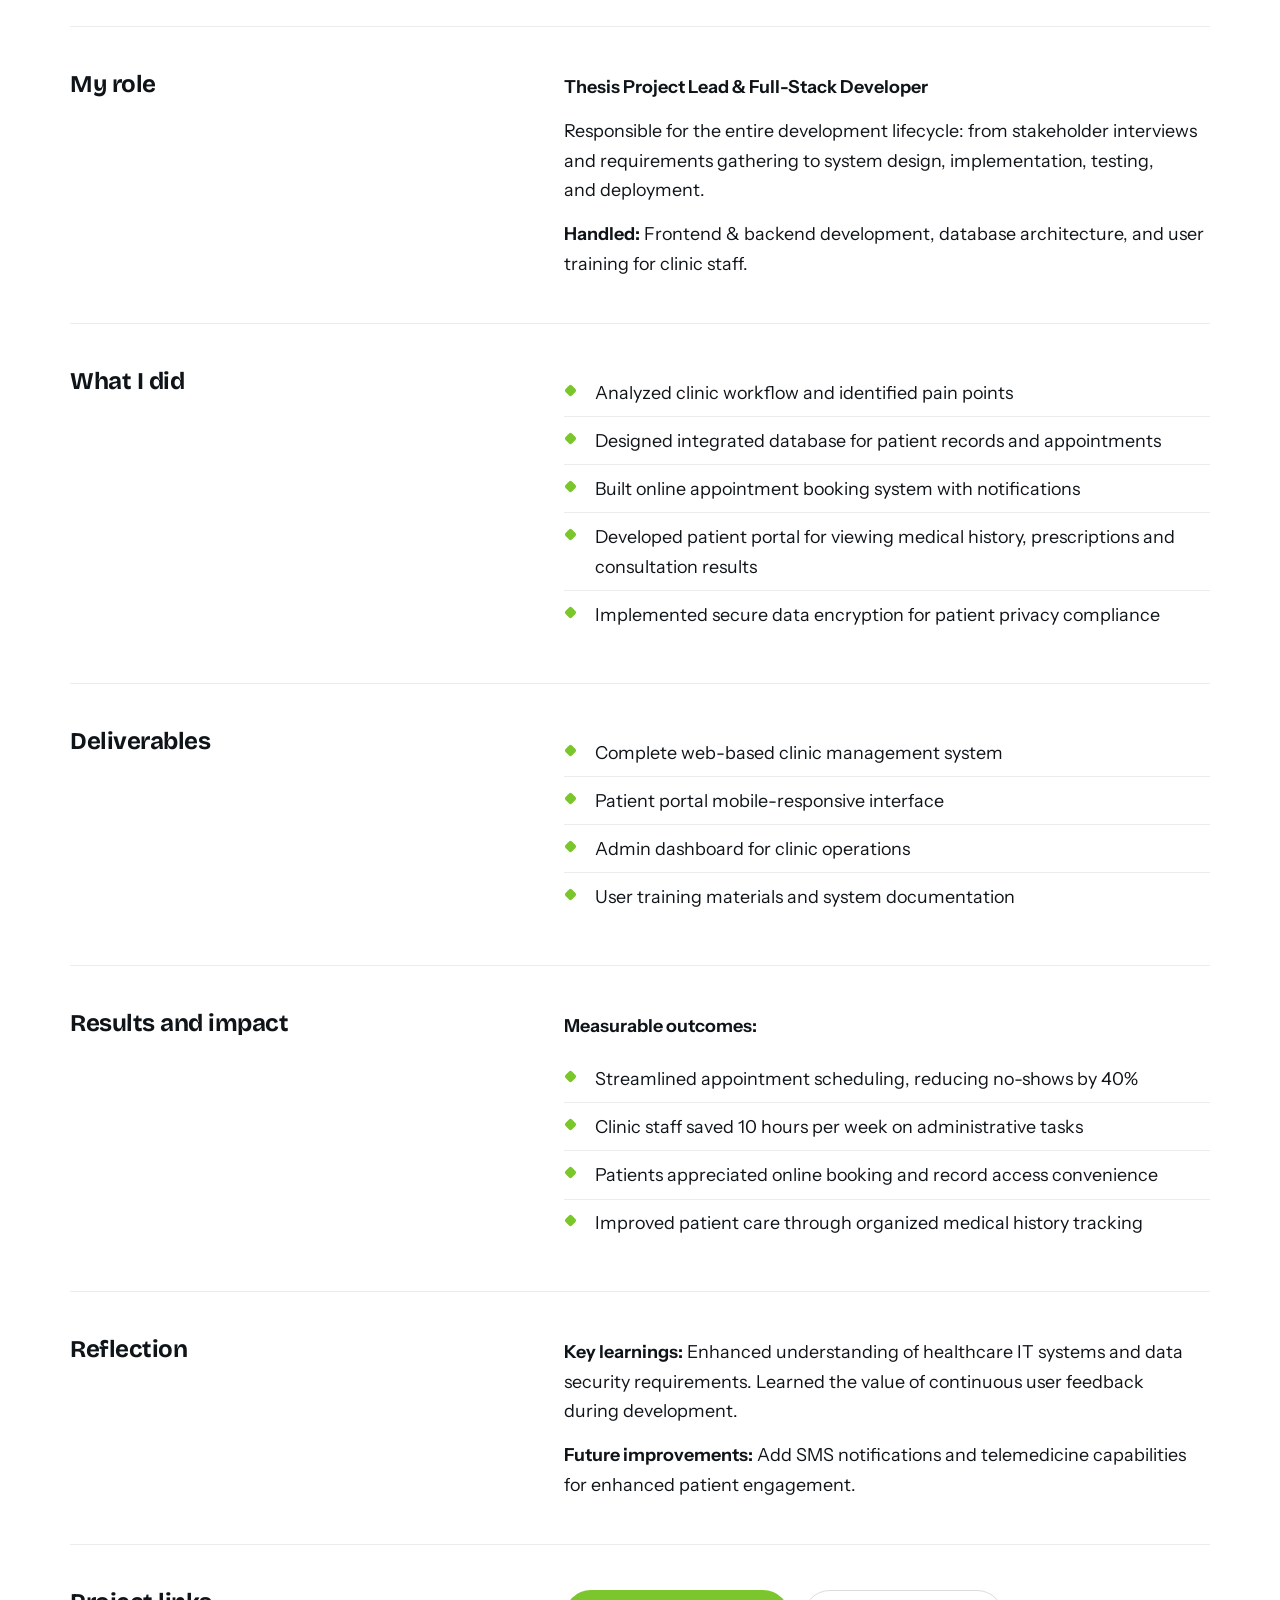
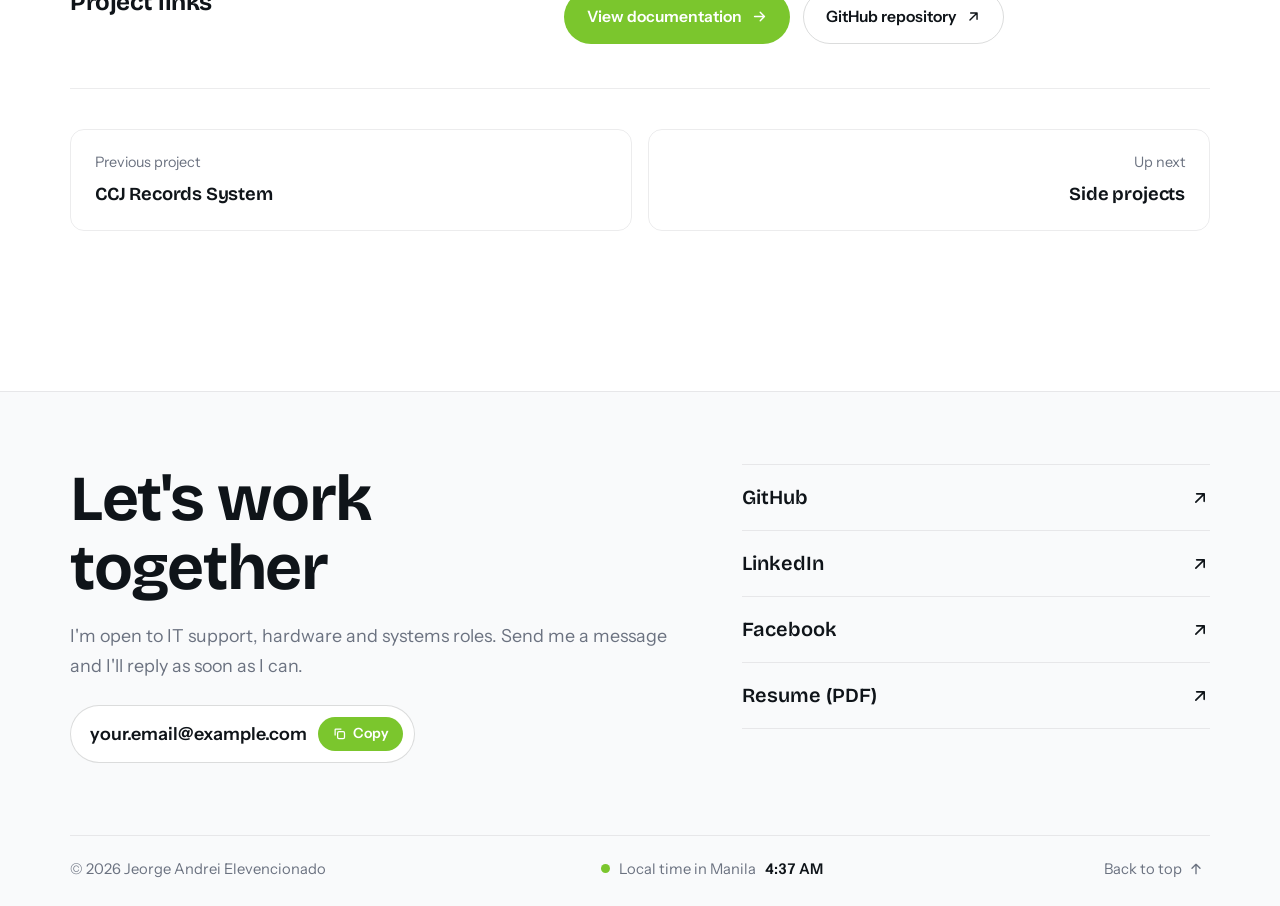
<file: project-salamatdoc.html>
<!DOCTYPE html>
<html lang="en" data-theme="dark">
<head>
<meta charset="UTF-8">
<meta name="viewport" content="width=device-width, initial-scale=1.0">
<title>SalamatDoc Clinic System | Jeorge Andrei</title>
<meta name="description" content="A clinic management system for patient records, appointments and consultations. As thesis project lead I handled everything from requirements gathering to deployment.">
<meta name="theme-color" content="#071f18">
<link rel="icon" type="image/webp" href="images/kise-pageicon.webp">
<link rel="preload" href="fonts/bricolage.woff2" as="font" type="font/woff2" crossorigin>
<link rel="preload" href="fonts/instrument.woff2" as="font" type="font/woff2" crossorigin>
<link rel="stylesheet" href="styles.css">
<script>
  /* Set the theme before first paint so there is no flash */
  (function () {
    var t = null;
    try { t = localStorage.getItem('theme'); } catch (e) {}
    if (!t) t = matchMedia('(prefers-color-scheme: light)').matches ? 'light' : 'dark';
    document.documentElement.dataset.theme = t;
    document.documentElement.classList.add('js');
  })();
</script>
</head>
<body>
<a class="skip-link" href="#main">Skip to content</a>
<svg width="0" height="0" style="position:absolute" aria-hidden="true" focusable="false"><defs>
<symbol id="i-arrow" viewBox="0 0 24 24" fill="none" stroke="currentColor" stroke-width="2" stroke-linecap="round" stroke-linejoin="round"><path d="M5 12h14M13 6l6 6-6 6"/></symbol>
<symbol id="i-close" viewBox="0 0 24 24" fill="none" stroke="currentColor" stroke-width="2" stroke-linecap="round"><path d="M6 6l12 12M18 6L6 18"/></symbol>
<symbol id="i-sun" viewBox="0 0 24 24" fill="none" stroke="currentColor" stroke-width="2" stroke-linecap="round"><circle cx="12" cy="12" r="4"/><path d="M12 2v2M12 20v2M2 12h2M20 12h2M4.9 4.9l1.4 1.4M17.7 17.7l1.4 1.4M4.9 19.1l1.4-1.4M17.7 6.3l1.4-1.4"/></symbol>
<symbol id="i-moon" viewBox="0 0 24 24" fill="none" stroke="currentColor" stroke-width="2" stroke-linecap="round" stroke-linejoin="round"><path d="M20 14.5A8 8 0 0 1 9.5 4a8 8 0 1 0 10.5 10.5z"/></symbol>
<symbol id="i-menu" viewBox="0 0 24 24" fill="none" stroke="currentColor" stroke-width="2" stroke-linecap="round"><path d="M4 8h16M4 16h16"/></symbol>
<symbol id="i-play" viewBox="0 0 24 24"><path d="M8 5v14l11-7z" fill="currentColor"/></symbol>
<symbol id="i-camera" viewBox="0 0 24 24" fill="none" stroke="currentColor" stroke-width="2" stroke-linejoin="round"><path d="M4 8h3l2-3h6l2 3h3v11H4z"/><circle cx="12" cy="13.5" r="3.5"/></symbol>
<symbol id="i-pen" viewBox="0 0 24 24" fill="none" stroke="currentColor" stroke-width="2" stroke-linecap="round" stroke-linejoin="round"><path d="M4 20l1-4L16 5l3 3L8 19z"/><path d="M14 7l3 3"/></symbol>
<symbol id="i-shapes" viewBox="0 0 24 24" fill="none" stroke="currentColor" stroke-width="2" stroke-linejoin="round"><rect x="3" y="3" width="8" height="8" rx="1"/><circle cx="17" cy="7" r="4"/><path d="M12 21l4.5-8 4.5 8z"/></symbol>
<symbol id="i-copy" viewBox="0 0 24 24" fill="none" stroke="currentColor" stroke-width="2" stroke-linejoin="round"><rect x="9" y="9" width="11" height="11" rx="2"/><path d="M5 15V6a1 1 0 0 1 1-1h9"/></symbol>
<symbol id="i-info" viewBox="0 0 24 24" fill="none" stroke="currentColor" stroke-width="2" stroke-linecap="round"><circle cx="12" cy="12" r="9"/><path d="M12 11v5M12 8h.01"/></symbol>
<symbol id="i-ext" viewBox="0 0 24 24" fill="none" stroke="currentColor" stroke-width="2" stroke-linecap="round" stroke-linejoin="round"><path d="M7 17L17 7M8 7h9v9"/></symbol>
</defs></svg>
<header class="site-header">
  <div class="wrap">
    <a class="brand" href="index.php" aria-label="Jeorge Andrei, home"><span class="brand-mark">JA</span><span>Jeorge Andrei</span></a>
    <nav class="nav" id="site-nav" aria-label="Main">
      <a href="index.php">Home</a><a href="about.html">About me</a><a href="internship.html">Internship</a><a href="projects.html" aria-current="page">Projects</a>
      <a class="btn btn-ghost btn-sm" href="ELEVENCIONADO_JEORGE_ANDREI_RESUME.pdf" target="_blank" rel="noopener">Resume <svg class="i" aria-hidden="true"><use href="#i-ext"/></svg></a>
    </nav>
    <div class="header-tools">
      <button class="icon-btn theme-toggle" type="button" aria-label="Switch theme"><svg class="i i-sun" aria-hidden="true"><use href="#i-sun"/></svg><svg class="i i-moon" aria-hidden="true"><use href="#i-moon"/></svg></button>
      <button class="icon-btn menu-toggle" type="button" aria-expanded="false" aria-controls="site-nav" aria-label="Open menu"><svg class="i" aria-hidden="true"><use href="#i-menu"/></svg></button>
    </div>
  </div>
  <div class="progress" aria-hidden="true"></div>
</header>
<main id="main">
<nav class="subnav" aria-label="Project pages"><div class="wrap"><a href="project-salamatdoc.html" aria-current="page">Overview</a><a href="project-salamatdoc-docs.html">Documentation</a></div></nav><div class="wrap">
  <header class="case-head">
    <a class="crumb" href="projects.html"><svg class="i" aria-hidden="true"><use href="#i-arrow"/></svg> All projects</a>
    <h1>Online Integrated Information System for SalamatDoc Clinic</h1>
    <div class="tags"><span class="tag">Laravel Framework</span><span class="tag">PHP</span><span class="tag">JavaScript, CSS</span></div>
  </header>
  <div class="case-cover"><div class="screen"><div class="screen-bar" aria-hidden="true"><i></i><i></i><i></i></div><img src="images/salamatdoc-screenshots/dashboard-salamatdoc.png" alt="SalamatDoc Clinic System dashboard screenshot" loading="eager"></div></div>
  <dl class="facts">
    <div><dt>My role</dt><dd>Thesis lead and full-stack developer</dd></div>
    <div><dt>Project type</dt><dd>Thesis project</dd></div>
    <div><dt>Built with</dt><dd>Laravel, PHP, JavaScript, CSS</dd></div>
  </dl>
  <section class="case-row"><h2>Goal</h2><div><p>SalamatDoc Clinic needed a comprehensive digital solution to modernize their operations by managing patient records, streamlining appointment scheduling, and organizing consultation workflows.</p><p><strong>Key objectives:</strong> Eliminate fragmented manual processes, improve patient care through better record-keeping, and enhance overall clinic efficiency.</p></div></section>
  <section class="case-row"><h2>My role</h2><div><p><strong>Thesis Project Lead &amp; Full-Stack Developer</strong></p><p>Responsible for the entire development lifecycle: from stakeholder interviews and requirements gathering to system design, implementation, testing, and deployment.</p><p><strong>Handled:</strong> Frontend &amp; backend development, database architecture, and user training for clinic staff.</p></div></section>
  <section class="case-row"><h2>What I did</h2><div><ul class="check-list"><li>Analyzed clinic workflow and identified pain points</li><li>Designed integrated database for patient records and appointments</li><li>Built online appointment booking system with notifications</li><li>Developed patient portal for viewing medical history, prescriptions and consultation results</li><li>Implemented secure data encryption for patient privacy compliance</li></ul></div></section>
  <section class="case-row"><h2>Deliverables</h2><div><ul class="check-list"><li>Complete web-based clinic management system</li><li>Patient portal mobile-responsive interface</li><li>Admin dashboard for clinic operations</li><li>User training materials and system documentation</li></ul></div></section>
  <section class="case-row"><h2>Results and impact</h2><div><p><strong>Measurable outcomes:</strong></p><ul class="check-list"><li>Streamlined appointment scheduling, reducing no-shows by 40%</li><li>Clinic staff saved 10 hours per week on administrative tasks</li><li>Patients appreciated online booking and record access convenience</li><li>Improved patient care through organized medical history tracking</li></ul></div></section>
  <section class="case-row"><h2>Reflection</h2><div><p><strong>Key learnings:</strong> Enhanced understanding of healthcare IT systems and data security requirements. Learned the value of continuous user feedback during development.</p><p><strong>Future improvements:</strong> Add SMS notifications and telemedicine capabilities for enhanced patient engagement.</p></div></section>
  <section class="case-row"><h2>Project links</h2><div><div class="case-links"><a class="btn btn-primary" href="project-salamatdoc-docs.html">View documentation <svg class="i i-go" aria-hidden="true"><use href="#i-arrow"/></svg></a><a class="btn btn-ghost" href="https://github.com/esik11/CAPSTONE_DEVELOPMENT" target="_blank" rel="noopener">GitHub repository <svg class="i" aria-hidden="true"><use href="#i-ext"/></svg></a></div></div></section>
  <nav class="pager" aria-label="More projects"><a class="prev" href="project-ccj.html"><small>Previous project</small><span>CCJ Records System</span></a><a class="next" href="projects.html#side-projects"><small>Up next</small><span>Side projects</span></a></nav>
</div>
</main>
<footer class="site-footer">
  <div class="wrap">
    <div class="footer-main">
      <div>
        <h2>Let's work together</h2>
        <p>I'm open to IT support, hardware and systems roles. Send me a message and I'll reply as soon as I can.</p>
        <div class="email-row">
          <!-- TODO: replace both copies of the email below with your real address -->
          <span class="email-chip"><a href="mailto:your.email@example.com" style="text-decoration:none">your.email@example.com</a>
            <button type="button" data-copy="your.email@example.com" aria-label="Copy email address"><svg class="i" aria-hidden="true"><use href="#i-copy"/></svg><span>Copy</span></button></span>
        </div>
      </div>
      <div class="footer-links">
        <!-- TODO: replace each # with your real profile link -->
        <a href="https://github.com/" target="_blank" rel="noopener">GitHub <svg class="i" aria-hidden="true"><use href="#i-ext"/></svg></a>
        <a href="https://www.linkedin.com/" target="_blank" rel="noopener">LinkedIn <svg class="i" aria-hidden="true"><use href="#i-ext"/></svg></a>
        <a href="https://www.facebook.com/" target="_blank" rel="noopener">Facebook <svg class="i" aria-hidden="true"><use href="#i-ext"/></svg></a>
        <a href="ELEVENCIONADO_JEORGE_ANDREI_RESUME.pdf" target="_blank" rel="noopener">Resume (PDF) <svg class="i" aria-hidden="true"><use href="#i-ext"/></svg></a>
      </div>
    </div>
    <div class="footer-bar">
      <span>&copy; 2026 Jeorge Andrei Elevencionado</span>
      <span class="clock"><span class="pulse" aria-hidden="true"></span>Local time in Manila <b data-clock>--:--</b></span>
      <button class="to-top" type="button" data-to-top>Back to top <svg class="i" aria-hidden="true"><use href="#i-arrow"/></svg></button>
    </div>
  </div>
</footer>
<button class="icon-btn fab" type="button" data-to-top aria-label="Back to top"><svg class="i" aria-hidden="true"><use href="#i-arrow"/></svg></button>
<script src="script.js"></script>
</body>
</html>
</file>
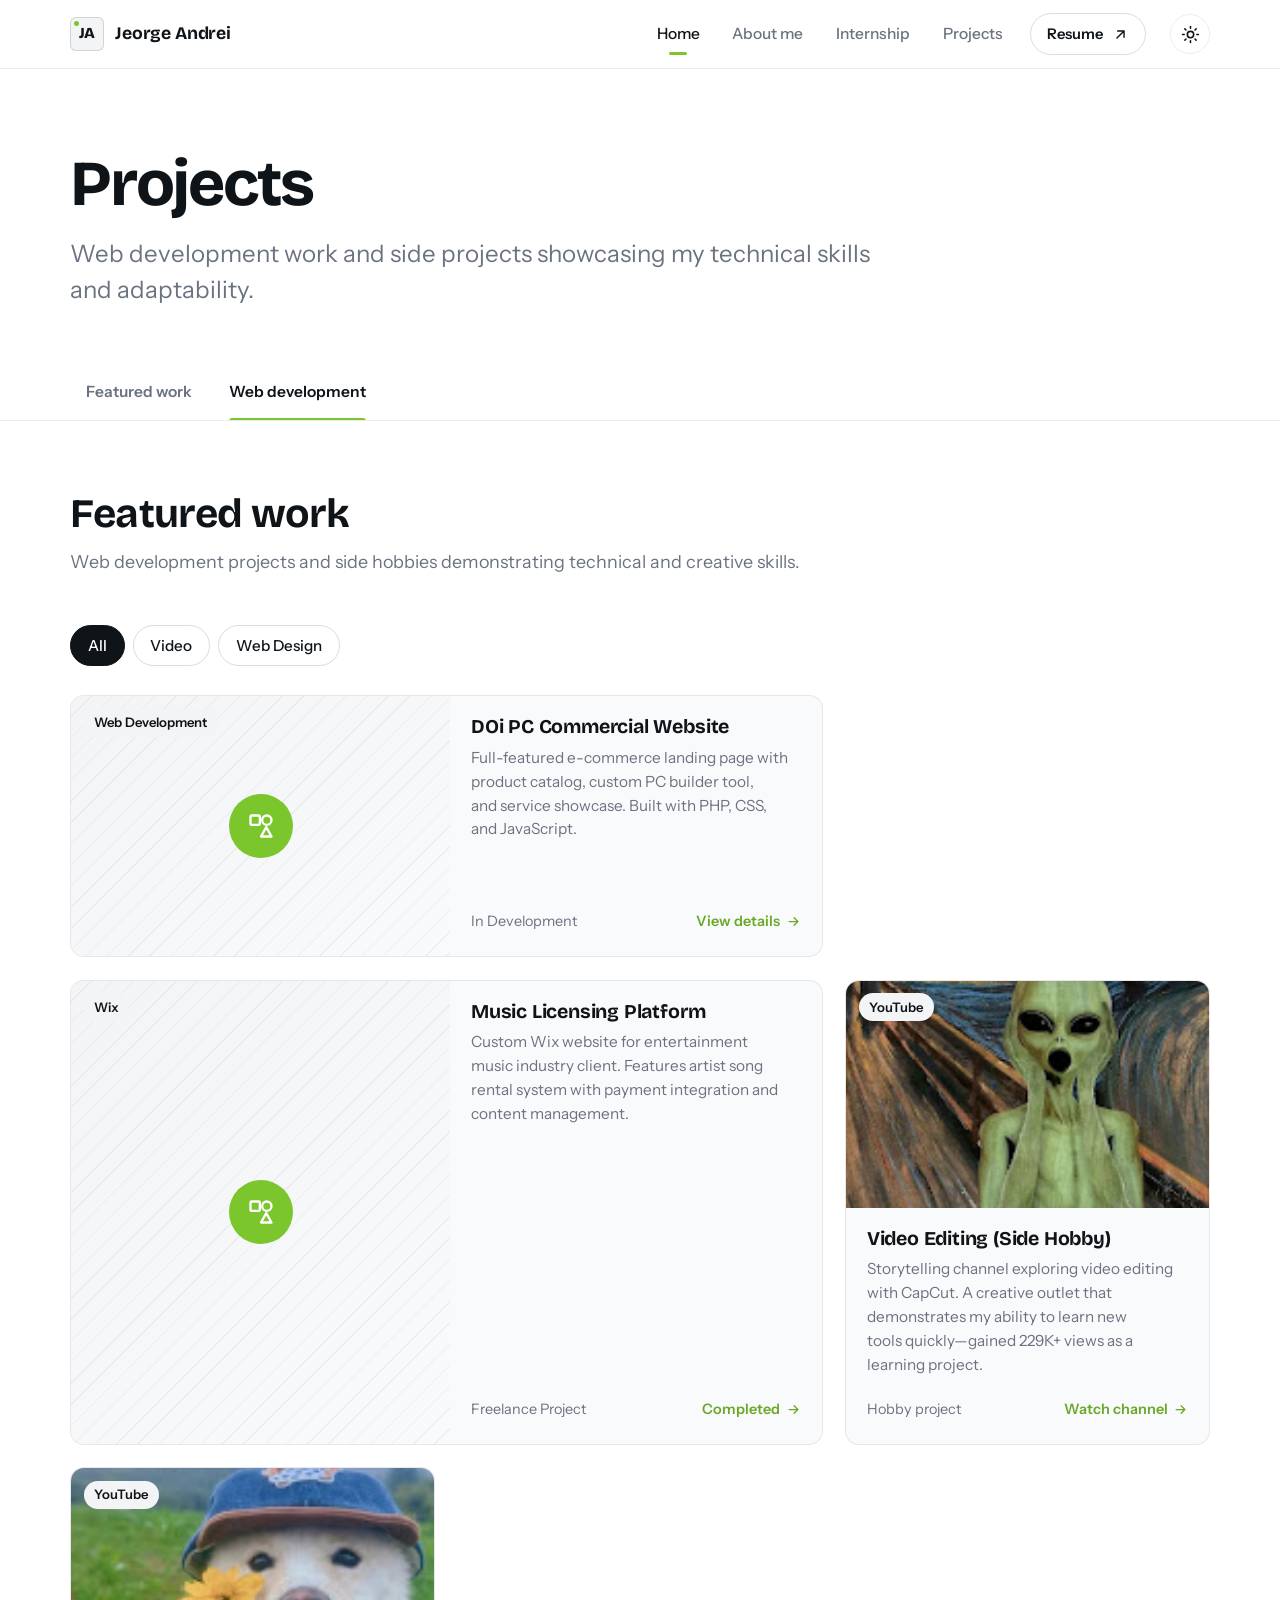
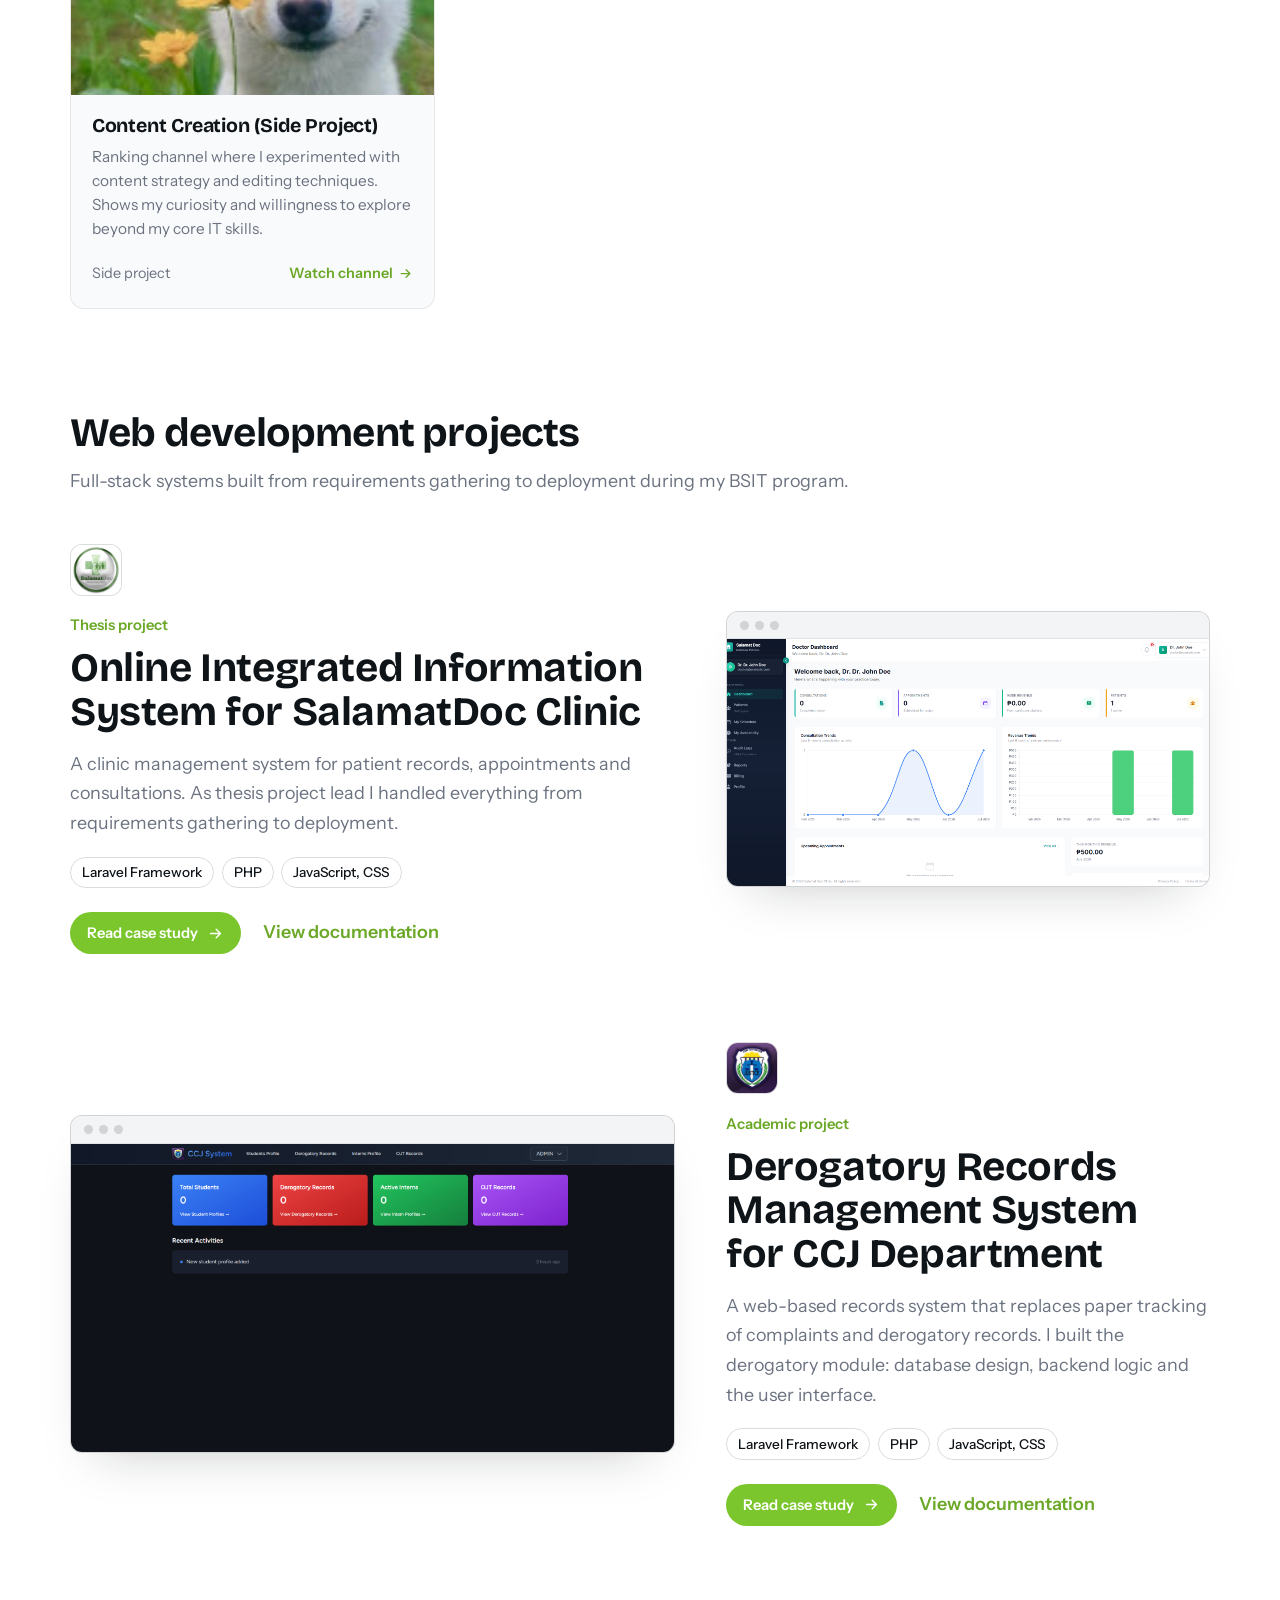
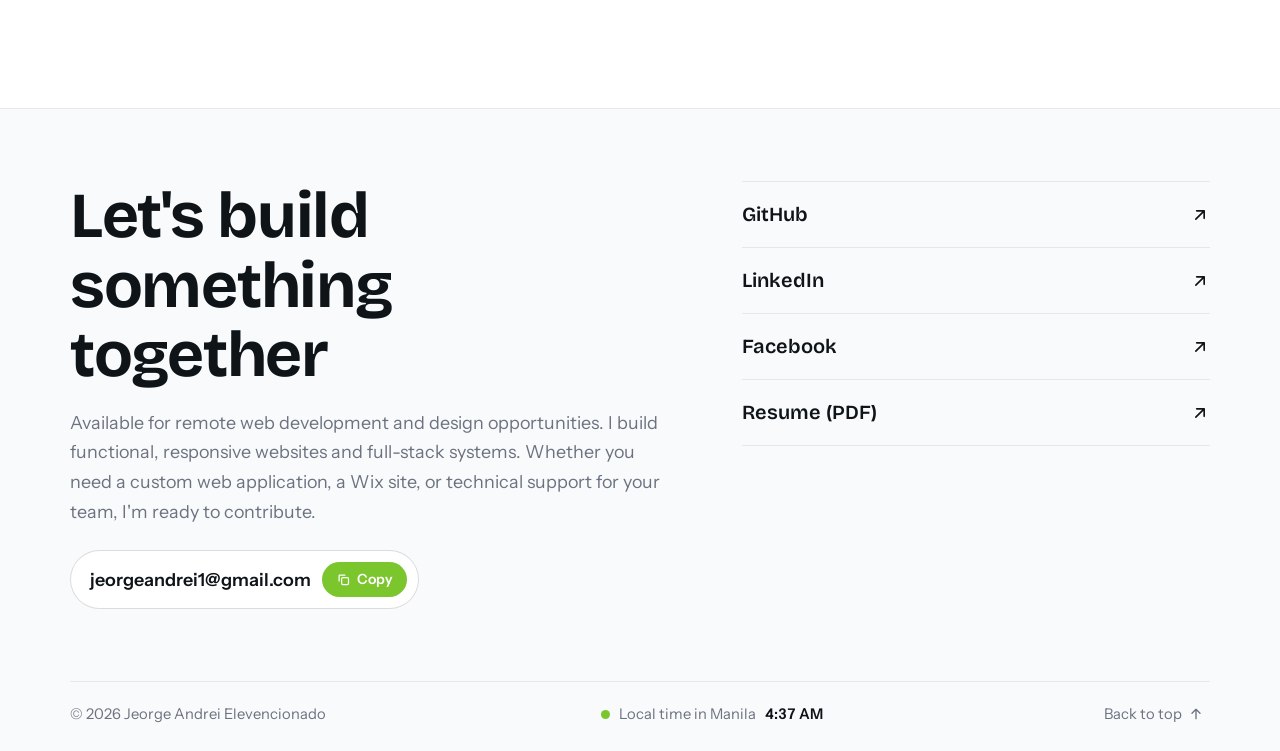
<file: projects.html>
<!DOCTYPE html>
<html lang="en" data-theme="dark">
<head>
<meta charset="UTF-8">
<meta name="viewport" content="width=device-width, initial-scale=1.0">
<title>Jeorge Andrei | IT support, hardware and web development</title>
<meta name="description" content="Portfolio of Jeorge Andrei, a BSIT graduate focused on hardware troubleshooting, PC assembly, technical support and web development.">
<meta name="theme-color" content="#071f18">
<link rel="icon" type="image/webp" href="images/kise-pageicon.webp">
<link rel="preload" href="fonts/bricolage.woff2" as="font" type="font/woff2" crossorigin>
<link rel="preload" href="fonts/instrument.woff2" as="font" type="font/woff2" crossorigin>
<link rel="stylesheet" href="styles.css">
<script>
  /* Set the theme before first paint so there is no flash */
  (function () {
    var t = null;
    try { t = localStorage.getItem('theme'); } catch (e) {}
    if (!t) t = matchMedia('(prefers-color-scheme: light)').matches ? 'light' : 'dark';
    document.documentElement.dataset.theme = t;
    document.documentElement.classList.add('js');
  })();
</script>
</head>
<body>
<a class="skip-link" href="#main">Skip to content</a>
<svg width="0" height="0" style="position:absolute" aria-hidden="true" focusable="false"><defs>
<symbol id="i-arrow" viewBox="0 0 24 24" fill="none" stroke="currentColor" stroke-width="2" stroke-linecap="round" stroke-linejoin="round"><path d="M5 12h14M13 6l6 6-6 6"/></symbol>
<symbol id="i-close" viewBox="0 0 24 24" fill="none" stroke="currentColor" stroke-width="2" stroke-linecap="round"><path d="M6 6l12 12M18 6L6 18"/></symbol>
<symbol id="i-sun" viewBox="0 0 24 24" fill="none" stroke="currentColor" stroke-width="2" stroke-linecap="round"><circle cx="12" cy="12" r="4"/><path d="M12 2v2M12 20v2M2 12h2M20 12h2M4.9 4.9l1.4 1.4M17.7 17.7l1.4 1.4M4.9 19.1l1.4-1.4M17.7 6.3l1.4-1.4"/></symbol>
<symbol id="i-moon" viewBox="0 0 24 24" fill="none" stroke="currentColor" stroke-width="2" stroke-linecap="round" stroke-linejoin="round"><path d="M20 14.5A8 8 0 0 1 9.5 4a8 8 0 1 0 10.5 10.5z"/></symbol>
<symbol id="i-menu" viewBox="0 0 24 24" fill="none" stroke="currentColor" stroke-width="2" stroke-linecap="round"><path d="M4 8h16M4 16h16"/></symbol>
<symbol id="i-play" viewBox="0 0 24 24"><path d="M8 5v14l11-7z" fill="currentColor"/></symbol>
<symbol id="i-camera" viewBox="0 0 24 24" fill="none" stroke="currentColor" stroke-width="2" stroke-linejoin="round"><path d="M4 8h3l2-3h6l2 3h3v11H4z"/><circle cx="12" cy="13.5" r="3.5"/></symbol>
<symbol id="i-pen" viewBox="0 0 24 24" fill="none" stroke="currentColor" stroke-width="2" stroke-linecap="round" stroke-linejoin="round"><path d="M4 20l1-4L16 5l3 3L8 19z"/><path d="M14 7l3 3"/></symbol>
<symbol id="i-shapes" viewBox="0 0 24 24" fill="none" stroke="currentColor" stroke-width="2" stroke-linejoin="round"><rect x="3" y="3" width="8" height="8" rx="1"/><circle cx="17" cy="7" r="4"/><path d="M12 21l4.5-8 4.5 8z"/></symbol>
<symbol id="i-copy" viewBox="0 0 24 24" fill="none" stroke="currentColor" stroke-width="2" stroke-linejoin="round"><rect x="9" y="9" width="11" height="11" rx="2"/><path d="M5 15V6a1 1 0 0 1 1-1h9"/></symbol>
<symbol id="i-info" viewBox="0 0 24 24" fill="none" stroke="currentColor" stroke-width="2" stroke-linecap="round"><circle cx="12" cy="12" r="9"/><path d="M12 11v5M12 8h.01"/></symbol>
<symbol id="i-ext" viewBox="0 0 24 24" fill="none" stroke="currentColor" stroke-width="2" stroke-linecap="round" stroke-linejoin="round"><path d="M7 17L17 7M8 7h9v9"/></symbol>
</defs></svg>
<header class="site-header">
  <div class="wrap">
    <a class="brand" href="index.html" aria-label="Jeorge Andrei, home"><span class="brand-mark">JA</span><span>Jeorge Andrei</span></a>
    <nav class="nav" id="site-nav" aria-label="Main">
      <a href="index.html" aria-current="page">Home</a><a href="about.html">About me</a><a href="internship.html">Internship</a><a href="projects.html">Projects</a>
      <a class="btn btn-ghost btn-sm" href="ELEVENCIONADO_JEORGE_ANDREI_RESUME.pdf" target="_blank" rel="noopener">Resume <svg class="i" aria-hidden="true"><use href="#i-ext"/></svg></a>
    </nav>
    <div class="header-tools">
      <button class="icon-btn theme-toggle" type="button" aria-label="Switch theme"><svg class="i i-sun" aria-hidden="true"><use href="#i-sun"/></svg><svg class="i i-moon" aria-hidden="true"><use href="#i-moon"/></svg></button>
      <button class="icon-btn menu-toggle" type="button" aria-expanded="false" aria-controls="site-nav" aria-label="Open menu"><svg class="i" aria-hidden="true"><use href="#i-menu"/></svg></button>
    </div>
  </div>
  <div class="progress" aria-hidden="true"></div>
</header>

<main id="main">
<section class="page-head"><div class="wrap">
  <h1>Projects</h1>
  <p class="lede">Web development work and side projects showcasing my technical skills and adaptability.</p>
</div></section>
<nav class="subnav" aria-label="Project sections"><div class="wrap">
  <a href="#featured" class="is-active">Featured work</a>
  <a href="#academic">Web development</a>
</div></nav>

<section class="section" id="featured" style="padding-top:clamp(2.5rem,6vw,4.5rem)">
  <div class="wrap">
    <div class="section-head"><div><h2>Featured work</h2><p>Web development projects and side hobbies demonstrating technical and creative skills.</p></div></div>
    <div class="filters" role="group" aria-label="Filter projects">
      <button class="filter" type="button" data-filter="all" aria-pressed="true">All</button>
      <button class="filter" type="button" data-filter="video" aria-pressed="false">Video</button>
      <button class="filter" type="button" data-filter="design" aria-pressed="false">Web Design</button>
    </div>
    <div class="side-grid"><a class="side-card featured" href="#" data-category="design" data-reveal style="--d:0.00s">
  <div class="thumb"><span class="platform">Web Development</span><span class="glyph"><svg class="i" aria-hidden="true"><use href="#i-shapes"/></svg></span></div>
  <div class="side-body"><h3>DOi PC Commercial Website</h3><p>Full-featured e-commerce landing page with product catalog, custom PC builder tool, and service showcase. Built with PHP, CSS, and JavaScript.</p>
    <div class="side-meta"><span>In Development</span><span class="go">View details <svg class="i" aria-hidden="true"><use href="#i-arrow"/></svg></span></div></div>
</a><a class="side-card featured" href="#" data-category="design" data-reveal style="--d:0.06s">
  <div class="thumb"><span class="platform">Wix</span><span class="glyph"><svg class="i" aria-hidden="true"><use href="#i-shapes"/></svg></span></div>
  <div class="side-body"><h3>Music Licensing Platform</h3><p>Custom Wix website for entertainment music industry client. Features artist song rental system with payment integration and content management.</p>
    <div class="side-meta"><span>Freelance Project</span><span class="go">Completed <svg class="i" aria-hidden="true"><use href="#i-arrow"/></svg></span></div></div>
</a><a class="side-card" href="https://www.youtube.com/channel/UCuJYEWTWyWxIFnkayckLn5w" target="_blank" rel="noopener" data-category="video" data-reveal style="--d:0.12s">
  <div class="thumb"><img src="images/side/storytelling_profile.jpg" alt="Storytelling YouTube Channel"><span class="platform">YouTube</span><span class="glyph"><svg class="i" aria-hidden="true"><use href="#i-play"/></svg></span></div>
  <div class="side-body"><h3>Video Editing (Side Hobby)</h3><p>Storytelling channel exploring video editing with CapCut. A creative outlet that demonstrates my ability to learn new tools quickly—gained 229K+ views as a learning project.</p>
    <div class="side-meta"><span>Hobby project</span><span class="go">Watch channel <svg class="i" aria-hidden="true"><use href="#i-arrow"/></svg></span></div></div>
</a><a class="side-card" href="https://www.youtube.com/channel/UChgBdkvngZsTE6MItCQzadg" target="_blank" rel="noopener" data-category="video" data-reveal style="--d:0.18s">
  <div class="thumb"><img src="images/side/ranking_profile.jpg" alt="Ranking YouTube Channel"><span class="platform">YouTube</span><span class="glyph"><svg class="i" aria-hidden="true"><use href="#i-play"/></svg></span></div>
  <div class="side-body"><h3>Content Creation (Side Project)</h3><p>Ranking channel where I experimented with content strategy and editing techniques. Shows my curiosity and willingness to explore beyond my core IT skills.</p>
    <div class="side-meta"><span>Side project</span><span class="go">Watch channel <svg class="i" aria-hidden="true"><use href="#i-arrow"/></svg></span></div></div>
</a></div>
    <p class="empty-note">No projects match the selected filter.</p>
  </div>
</section>

<section class="section" id="academic">
  <div class="wrap">
    <div class="section-head"><div><h2>Web development projects</h2><p>Full-stack systems built from requirements gathering to deployment during my BSIT program.</p></div></div>
    <article class="work" data-reveal>
  <a class="screen-link" href="project-salamatdoc.html" aria-label="Open case study: SalamatDoc Clinic System" tabindex="-1"><div class="screen"><div class="screen-bar" aria-hidden="true"><i></i><i></i><i></i></div><img src="images/salamatdoc-screenshots/dashboard-salamatdoc.png" alt="SalamatDoc Clinic System dashboard screenshot" loading="lazy" ></div></a>
  <div>
    <img class="work-logo" src="images/salamatdoc.jpg" alt="" width="52" height="52" loading="lazy">
    <p class="kind">Thesis project</p>
    <h3><a href="project-salamatdoc.html">Online Integrated Information System for SalamatDoc Clinic</a></h3>
    <p>A clinic management system for patient records, appointments and consultations. As thesis project lead I handled everything from requirements gathering to deployment.</p>
    <div class="tags"><span class="tag">Laravel Framework</span><span class="tag">PHP</span><span class="tag">JavaScript, CSS</span></div>
    <div class="work-actions">
      <a class="btn btn-primary btn-sm" href="project-salamatdoc.html">Read case study <svg class="i i-go" aria-hidden="true"><use href="#i-arrow"/></svg></a>
      <a class="link-arrow" href="project-salamatdoc-docs.html">View documentation</a>
    </div>
  </div>
</article>
    <article class="work" data-reveal>
  <a class="screen-link" href="project-ccj.html" aria-label="Open case study: CCJ Records System" tabindex="-1"><div class="screen"><div class="screen-bar" aria-hidden="true"><i></i><i></i><i></i></div><img src="images/ccj-screenshots/ccjdashboard.png" alt="CCJ Records System dashboard screenshot" loading="lazy" ></div></a>
  <div>
    <img class="work-logo" src="images/ccj.png" alt="" width="52" height="52" loading="lazy">
    <p class="kind">Academic project</p>
    <h3><a href="project-ccj.html">Derogatory Records Management System for CCJ Department</a></h3>
    <p>A web-based records system that replaces paper tracking of complaints and derogatory records. I built the derogatory module: database design, backend logic and the user interface.</p>
    <div class="tags"><span class="tag">Laravel Framework</span><span class="tag">PHP</span><span class="tag">JavaScript, CSS</span></div>
    <div class="work-actions">
      <a class="btn btn-primary btn-sm" href="project-ccj.html">Read case study <svg class="i" aria-hidden="true"><use href="#i-arrow"/></svg></a>
      <a class="link-arrow" href="project-ccj-docs.html">View documentation</a>
    </div>
  </div>
</article>
  </div>
</section>
</main>
<footer class="site-footer">
  <div class="wrap">
    <div class="footer-main">
      <div>
        <h2>Let's build something together</h2>
        <p>Available for remote web development and design opportunities. I build functional, responsive websites and full-stack systems. Whether you need a custom web application, a Wix site, or technical support for your team, I'm ready to contribute.</p>
        <div class="email-row">
          <!-- TODO: replace both copies of the email below with your real address -->
          <span class="email-chip"><a href="mailto:jeorgeandrei1@gmail.com" style="text-decoration:none">jeorgeandrei1@gmail.com</a>
            <button type="button" data-copy="your.email@example.com" aria-label="Copy email address"><svg class="i" aria-hidden="true"><use href="#i-copy"/></svg><span>Copy</span></button></span>
        </div>
      </div>
      <div class="footer-links">
        <!-- TODO: replace each # with your real profile link -->
        <a href="https://github.com/esik11" target="_blank" rel="noopener">GitHub <svg class="i" aria-hidden="true"><use href="#i-ext"/></svg></a>
        <a href="https://www.linkedin.com/" target="_blank" rel="noopener">LinkedIn <svg class="i" aria-hidden="true"><use href="#i-ext"/></svg></a>
        <a href="https://www.facebook.com/jeorge666" target="_blank" rel="noopener">Facebook <svg class="i" aria-hidden="true"><use href="#i-ext"/></svg></a>
        <a href="ELEVENCIONADO_JEORGE_ANDREI_RESUME.pdf" target="_blank" rel="noopener">Resume (PDF) <svg class="i" aria-hidden="true"><use href="#i-ext"/></svg></a>
      </div>
    </div>
    <div class="footer-bar">
      <span>&copy; 2026 Jeorge Andrei Elevencionado</span>
      <span class="clock"><span class="pulse" aria-hidden="true"></span>Local time in Manila <b data-clock>--:--</b></span>
      <button class="to-top" type="button" data-to-top>Back to top <svg class="i" aria-hidden="true"><use href="#i-arrow"/></svg></button>
    </div>
  </div>
</footer>
<button class="icon-btn fab" type="button" data-to-top aria-label="Back to top"><svg class="i" aria-hidden="true"><use href="#i-arrow"/></svg></button>
<script src="script.js"></script>
</body>
</html>
</file>
<file: styles.css>
/* ==========================================================================
   Jeorge Andrei — Portfolio
   Theme: Modern Startup - Midnight Black, Pure White, Lime Green Accent
   60% Midnight Black | 30% Pure White | 10% Lime Green (60/30/10 rule)
   ========================================================================== */

@font-face {
  font-family: "Bricolage";
  src: url("fonts/bricolage.woff2") format("woff2");
  font-weight: 200 800;
  font-display: swap;
}
@font-face {
  font-family: "Instrument";
  src: url("fonts/instrument.woff2") format("woff2");
  font-weight: 400 700;
  font-style: normal;
  font-display: swap;
}
@font-face {
  font-family: "Instrument";
  src: url("fonts/instrument-italic.woff2") format("woff2");
  font-weight: 400 700;
  font-style: italic;
  font-display: swap;
}

/* ---------- Tokens ---------- */
:root {
  /* Dark theme (default) - Midnight & Lime Startup Style */
  --bg: #0F1419;              /* 60% - Soft midnight black (main background) */
  --bg-2: #1A1F26;            /* Card backgrounds (slightly lighter) */
  --bg-3: #252B33;            /* Hover states, borders */
  --ink: #FFFFFF;             /* 30% - Pure white (main text) */
  --muted: #9CA3AF;           /* Muted text, secondary content */
  --line: rgba(255, 255, 255, 0.08);      /* Subtle borders */
  --line-strong: rgba(255, 255, 255, 0.15); /* Stronger borders */
  --copper: #9EE73C;          /* 10% - Lime green accent (buttons, highlights) */
  --copper-text: #B4FF39;     /* Brighter lime for large text/numbers */
  --copper-ink: #0F1419;      /* Dark text on lime backgrounds */
  --trace: #7BC62D;           /* Darker lime for subtle elements */
  --chip: #0A0E0F;            /* Very dark chip/code backgrounds */
  --chip-ink: #FFFFFF;        /* White text on dark chips */
  --ok: #9EE73C;              /* Success state (lime green) */
  --shadow: 0 24px 60px -24px rgba(0, 0, 0, 0.8);

  --font-display: "Bricolage", "Avenir Next", "Segoe UI", system-ui, sans-serif;
  --font-body: "Instrument", "Avenir Next", "Segoe UI", system-ui, sans-serif;

  --step--1: clamp(0.82rem, 0.8rem + 0.1vw, 0.9rem);
  --step-0: clamp(1.02rem, 1rem + 0.15vw, 1.12rem);
  --step-1: clamp(1.25rem, 1.15rem + 0.5vw, 1.5rem);
  --step-2: clamp(1.7rem, 1.4rem + 1.4vw, 2.6rem);
  --step-3: clamp(2.2rem, 1.6rem + 3vw, 4rem);
  --step-4: clamp(2.8rem, 1.6rem + 5.6vw, 5.8rem);

  --wrap: 1140px;
  --gutter: clamp(1.1rem, 4vw, 2rem);
  --header-h: 68px;
  color-scheme: dark;
}

:root[data-theme="light"] {
  /* Light theme - Inverted with darker lime for readability */
  --bg: #FFFFFF;              /* Pure white background */
  --bg-2: #F9FAFB;            /* Light gray for cards */
  --bg-3: #F3F4F6;            /* Hover states */
  --ink: #0F1419;             /* Dark text */
  --muted: #6B7280;           /* Muted gray text */
  --line: rgba(15, 20, 25, 0.08);
  --line-strong: rgba(15, 20, 25, 0.15);
  --copper: #7BC62D;          /* Darker lime for light mode (better contrast) */
  --copper-text: #6BA828;     /* Even darker for small text */
  --copper-ink: #FFFFFF;      /* White text on lime */
  --trace: #9EE73C;           /* Lighter lime for subtle elements */
  --chip: #F3F4F6;            /* Light chip backgrounds */
  --chip-ink: #0F1419;        /* Dark text on light chips */
  --ok: #7BC62D;              /* Success state */
  --shadow: 0 24px 50px -28px rgba(15, 20, 25, 0.25);
  color-scheme: light;
}

/* ---------- Base ---------- */
*, *::before, *::after { box-sizing: border-box; }
* { margin: 0; }
html { scroll-behavior: smooth; scroll-padding-top: calc(var(--header-h) + 56px); -webkit-text-size-adjust: 100%; }
body {
  font-family: var(--font-body);
  font-size: var(--step-0);
  line-height: 1.65;
  color: var(--ink);
  background: var(--bg);
  min-height: 100vh;
  display: flex;
  flex-direction: column;
  overflow-x: hidden;
  text-rendering: optimizeLegibility;
}
main { flex: 1; }
img, svg { display: block; max-width: 100%; }
a { color: inherit; }
button { font: inherit; color: inherit; cursor: pointer; }
ul { padding: 0; list-style: none; }
::selection { background: var(--copper); color: var(--copper-ink); }

:focus-visible { outline: 2px solid var(--copper); outline-offset: 3px; border-radius: 4px; }

.skip-link {
  position: absolute; left: 1rem; top: -4rem; z-index: 200;
  background: var(--copper); color: var(--copper-ink);
  padding: 0.6rem 1rem; border-radius: 6px; font-weight: 600; text-decoration: none;
  transition: top 0.2s;
}
.skip-link:focus { top: 1rem; }

.wrap { width: min(100% - 2 * var(--gutter), var(--wrap)); margin-inline: auto; }

h1, h2, h3, h4 { font-family: var(--font-display); line-height: 1.08; letter-spacing: -0.02em; font-weight: 700; text-wrap: balance; }
h1 { font-size: var(--step-4); letter-spacing: -0.035em; font-weight: 750; }
h2 { font-size: var(--step-2); }
h3 { font-size: var(--step-1); letter-spacing: -0.01em; }
p { text-wrap: pretty; max-width: 66ch; }
.muted { color: var(--muted); }
.lede { font-size: var(--step-1); line-height: 1.5; color: var(--ink); max-width: 36em; }

/* Cross-page transitions (supported browsers only; others just navigate) */
@view-transition { navigation: auto; }
::view-transition-old(root) { animation: 180ms ease-out both vt-out; }
::view-transition-new(root) { animation: 280ms ease-out both vt-in; }
@keyframes vt-out { to { opacity: 0; } }
@keyframes vt-in { from { opacity: 0; } }

/* ---------- Header ---------- */
.site-header {
  position: sticky; top: 0; z-index: 100;
  background: color-mix(in srgb, var(--bg) 86%, transparent);
  backdrop-filter: blur(14px) saturate(1.2);
  -webkit-backdrop-filter: blur(14px) saturate(1.2);
  border-bottom: 1px solid var(--line);
}
.site-header .wrap { display: flex; align-items: center; gap: 1.5rem; height: var(--header-h); }

.brand { display: flex; align-items: center; gap: 0.7rem; text-decoration: none; font-family: var(--font-display); font-weight: 700; font-size: 1.1rem; letter-spacing: -0.01em; }
.brand-mark {
  width: 34px; height: 34px; display: grid; place-items: center;
  background: var(--chip); color: var(--chip-ink);
  border-radius: 6px; font-size: 0.95rem; font-weight: 800; position: relative;
  box-shadow: inset 0 0 0 1px var(--line-strong);
}
.brand-mark::before { /* pin-1 marker */
  content: ""; position: absolute; top: 4px; left: 4px; width: 5px; height: 5px; border-radius: 50%; background: var(--copper);
}

.nav { margin-left: auto; display: flex; align-items: center; gap: 0.35rem; }
.nav a:not(.btn) {
  position: relative; text-decoration: none; padding: 0.5rem 0.85rem; border-radius: 999px;
  font-size: 0.97rem; font-weight: 500; color: var(--muted); transition: color 0.2s, background 0.2s;
}
.nav a:not(.btn):hover { color: var(--ink); background: var(--bg-2); }
.nav a[aria-current="page"] { color: var(--ink); }
.nav a[aria-current="page"]::before {
  content: ""; position: absolute; left: 50%; bottom: 0; width: 18px; height: 3px; transform: translateX(-50%);
  background: var(--copper); border-radius: 3px;
}
.nav .btn { margin-left: 0.5rem; }

.header-tools { display: flex; align-items: center; gap: 0.4rem; }
.icon-btn {
  width: 40px; height: 40px; display: grid; place-items: center;
  background: transparent; border: 1px solid var(--line); border-radius: 50%;
  transition: border-color 0.2s, background 0.2s;
}
.icon-btn:hover { border-color: var(--copper); background: var(--bg-2); }
.icon-btn svg { width: 19px; height: 19px; }
.theme-toggle .i-sun { display: none; }
:root[data-theme="light"] .theme-toggle .i-sun { display: block; }
:root[data-theme="light"] .theme-toggle .i-moon { display: none; }
.menu-toggle { display: none; }

.progress {
  position: absolute; left: 0; bottom: -1px; height: 2px; width: 100%;
  background: var(--copper); transform-origin: left; transform: scaleX(0);
}

/* ---------- Buttons ---------- */
.btn {
  display: inline-flex; align-items: center; justify-content: center; gap: 0.55rem;
  padding: 0.8rem 1.35rem; border-radius: 999px; text-decoration: none;
  font-weight: 600; font-size: 0.98rem; border: 1px solid transparent;
  transition: transform 0.2s, background 0.2s, color 0.2s, border-color 0.2s;
  position: relative; overflow: hidden;
}
.btn svg { width: 17px; height: 17px; transition: transform 0.25s; }
.btn:hover svg.i-go { transform: translateX(3px); }
.btn-primary { background: var(--copper); color: var(--copper-ink); }
.btn-primary:hover { background: color-mix(in srgb, var(--copper) 86%, white); transform: translateY(-2px); }
.btn-ghost { border-color: var(--line-strong); background: transparent; }
.btn-ghost:hover { border-color: var(--copper); background: var(--bg-2); transform: translateY(-2px); }
.btn-sm { padding: 0.5rem 1rem; font-size: 0.92rem; }
.btn .ripple { position: absolute; border-radius: 50%; background: currentColor; opacity: 0.25; transform: scale(0); animation: ripple 0.6s ease-out; pointer-events: none; }
@keyframes ripple { to { transform: scale(4); opacity: 0; } }

/* ---------- Tags / chips ---------- */
.tags { display: flex; flex-wrap: wrap; gap: 0.45rem; }
.tag {
  font-size: 0.85rem; font-weight: 500; padding: 0.22rem 0.7rem; border-radius: 999px;
  border: 1px solid var(--line-strong); color: var(--ink); background: transparent;
}

/* ---------- Hero ---------- */
.hero { padding: clamp(2.5rem, 7vw, 5.5rem) 0 clamp(2rem, 5vw, 3.5rem); position: relative; }
.hero .wrap { display: grid; grid-template-columns: minmax(0, 1.08fr) minmax(0, 1fr); gap: clamp(1.5rem, 4vw, 4rem); align-items: center; }
.status {
  display: inline-flex; align-items: center; gap: 0.6rem; padding: 0.35rem 0.9rem 0.35rem 0.7rem;
  border: 1px solid var(--line-strong); border-radius: 999px; font-size: 0.92rem; margin-bottom: 1.6rem;
}
.pulse { width: 9px; height: 9px; border-radius: 50%; background: var(--ok); position: relative; }
.pulse::after { content: ""; position: absolute; inset: -5px; border-radius: 50%; border: 2px solid var(--ok); opacity: 0; animation: pulse 2.2s ease-out infinite; }
@keyframes pulse { 0% { transform: scale(0.4); opacity: 0.9; } 100% { transform: scale(1.3); opacity: 0; } }

.hero h1 { margin-bottom: 1.4rem; }
.hero h1 .soft { color: var(--muted); }
.hero .lede { margin-bottom: 2rem; }
.hero-actions { display: flex; flex-wrap: wrap; gap: 0.75rem; }

/* Board illustration */
.board { position: relative; }
.board svg { width: 100%; height: auto; overflow: visible; }
.board .trace { fill: none; stroke: var(--trace); stroke-width: 2.5; stroke-linecap: round; stroke-linejoin: round; }
.board .trace.live { stroke: var(--copper); stroke-width: 2.5; stroke-dasharray: 1; stroke-dashoffset: 1; animation: draw 1.4s cubic-bezier(.6,.05,.2,1) forwards; }
.board .trace.dim { opacity: 0.55; stroke-dasharray: 1; stroke-dashoffset: 1; animation: draw 1.6s ease-out 0.3s forwards; }
.board .via { fill: var(--bg); stroke: var(--copper); stroke-width: 2.5; }
.board .via.dim { stroke: var(--trace); }
.board .pad rect { fill: var(--bg-2); stroke: var(--copper); stroke-width: 1.5; }
.board .pad text { fill: var(--ink); font-family: var(--font-body); font-size: 17px; font-weight: 600; }
.board .pad { opacity: 0; animation: pop 0.5s ease-out forwards; }
.board .chip-body { fill: var(--chip); stroke: var(--line-strong); stroke-width: 1.5; }
.board .chip-pin { fill: var(--trace); }
.board .chip-text { fill: var(--chip-ink); font-family: var(--font-display); font-weight: 800; font-size: 46px; letter-spacing: -0.03em; }
.board .chip-sub { fill: var(--chip-ink); opacity: 0.65; font-family: var(--font-body); font-size: 14px; font-weight: 500; }
.board .chip-dot { fill: var(--copper); }
.board .signal { fill: var(--copper-text); opacity: 0; animation: fade-in 0.3s ease 1.8s forwards; }
.board .chip { opacity: 0; animation: pop 0.6s ease-out 0.1s forwards; transform-origin: 260px 235px; }
@keyframes draw { to { stroke-dashoffset: 0; } }
@keyframes pop { from { opacity: 0; transform: scale(0.92); } to { opacity: 1; transform: none; } }
@keyframes fade-in { to { opacity: 1; } }

/* Hero load sequence: the one orchestrated moment */
.hero .rise { opacity: 0; transform: translateY(16px); animation: rise 0.7s cubic-bezier(.2,.7,.2,1) forwards; }
.hero .rise:nth-child(1) { animation-delay: 0.05s; }
.hero .rise:nth-child(2) { animation-delay: 0.15s; }
.hero .rise:nth-child(3) { animation-delay: 0.28s; }
.hero .rise:nth-child(4) { animation-delay: 0.4s; }
@keyframes rise { to { opacity: 1; transform: none; } }

/* ---------- Stats strip ---------- */
.strip { border-block: 1px solid var(--line); }
.strip ul { display: grid; grid-template-columns: repeat(4, 1fr); }
.strip li { padding: 1.6rem 1.4rem; border-left: 1px solid var(--line); display: flex; flex-direction: column; gap: 0.2rem; }
.strip li:first-child { border-left: 0; padding-left: 0; }
.strip .num { font-family: var(--font-display); font-size: var(--step-3); font-weight: 750; letter-spacing: -0.04em; line-height: 1; font-variant-numeric: tabular-nums; }
.strip .num small { font-size: 0.5em; color: var(--copper-text); margin-left: 0.05em; }
.strip .label { color: var(--muted); font-size: 0.95rem; max-width: 18ch; line-height: 1.35; }

/* ---------- Marquee ---------- */
.marquee { overflow: hidden; border-bottom: 1px solid var(--line); padding: 1.05rem 0; mask-image: linear-gradient(90deg, transparent, #000 8%, #000 92%, transparent); -webkit-mask-image: linear-gradient(90deg, transparent, #000 8%, #000 92%, transparent); }
.marquee-track { display: flex; width: max-content; animation: marquee 38s linear infinite; }
.marquee:hover .marquee-track { animation-play-state: paused; }
.marquee ul { display: flex; align-items: center; flex-shrink: 0; }
.marquee li { display: flex; align-items: center; font-family: var(--font-display); font-size: 1.35rem; font-weight: 600; letter-spacing: -0.01em; white-space: nowrap; color: var(--muted); }
.marquee li::after { content: ""; width: 8px; height: 8px; margin: 0 1.6rem; background: var(--copper); border-radius: 2px; transform: rotate(45deg); }
@keyframes marquee { to { transform: translateX(-50%); } }

/* ---------- Sections ---------- */
.section { padding: clamp(3.5rem, 8vw, 6.5rem) 0; }
.section + .section { padding-top: 0; }
.section-head { display: flex; align-items: end; justify-content: space-between; gap: 1.5rem; margin-bottom: clamp(1.8rem, 4vw, 3rem); flex-wrap: wrap; }
.section-head p { color: var(--muted); margin-top: 0.7rem; }
.link-arrow { display: inline-flex; align-items: center; gap: 0.45rem; font-weight: 600; text-decoration: none; color: var(--copper-text); padding-bottom: 2px; border-bottom: 1px solid transparent; transition: border-color 0.2s, gap 0.2s; }
.link-arrow:hover { border-color: currentColor; gap: 0.7rem; }
.link-arrow svg { width: 16px; height: 16px; }

/* ---------- Screen frame (monitor) ---------- */
.screen {
  --mx: 50%; --my: 50%;
  position: relative; border: 1px solid var(--line-strong); border-radius: 12px; overflow: hidden;
  background: var(--chip); box-shadow: var(--shadow);
  transition: transform 0.35s cubic-bezier(.2,.7,.2,1), border-color 0.3s;
}
.screen-bar { display: flex; gap: 6px; padding: 0.55rem 0.8rem; background: var(--bg-3); border-bottom: 1px solid var(--line); }
.screen-bar i { width: 9px; height: 9px; border-radius: 50%; background: var(--line-strong); }
.screen img { width: 100%; height: auto; aspect-ratio: 16 / 8.2; object-fit: cover; object-position: top; }
.screen::after { /* follows the pointer */
  content: ""; position: absolute; inset: 0; pointer-events: none; opacity: 0; transition: opacity 0.3s;
  background: radial-gradient(360px circle at var(--mx) var(--my), color-mix(in srgb, var(--copper) 28%, transparent), transparent 60%);
}
.screen:hover::after { opacity: 1; }
a:hover > .screen, .screen:hover { border-color: var(--copper); }

/* ---------- Work rows ---------- */
.work { display: grid; grid-template-columns: minmax(0, 1.25fr) minmax(0, 1fr); gap: clamp(1.5rem, 4vw, 3.5rem); align-items: center; }
.work + .work { margin-top: clamp(3rem, 7vw, 5.5rem); }
.work:nth-child(even) .screen-link { order: 2; }
.work .screen-link { display: block; text-decoration: none; }
.work:hover .screen { transform: translateY(-6px); }
.work-logo { width: 52px; height: 52px; border-radius: 12px; object-fit: cover; margin-bottom: 1.1rem; border: 1px solid var(--line-strong); background: #fff; }
.work h3 { font-size: var(--step-2); margin-bottom: 0.9rem; }
.work h3 a { text-decoration: none; }
.work p { color: var(--muted); margin-bottom: 1.2rem; }
.work .tags { margin-bottom: 1.5rem; }
.work .kind { font-size: 0.92rem; color: var(--copper-text); font-weight: 600; margin-bottom: 0.6rem; }
.work-actions { display: flex; gap: 1.4rem; flex-wrap: wrap; align-items: center; }

/* ---------- Side projects ---------- */
.notice {
  display: flex; gap: 0.8rem; align-items: flex-start; padding: 0.9rem 1.1rem; margin-bottom: 1.8rem;
  border: 1px dashed var(--copper); border-radius: 10px; color: var(--ink); font-size: 0.95rem; background: color-mix(in srgb, var(--copper) 9%, transparent);
}
.notice svg { width: 20px; height: 20px; flex: none; color: var(--copper-text); margin-top: 2px; }
.notice p { max-width: none; }

.filters { display: flex; flex-wrap: wrap; gap: 0.5rem; margin-bottom: 1.8rem; }
.filter {
  padding: 0.45rem 1.05rem; border-radius: 999px; border: 1px solid var(--line-strong); background: transparent; font-weight: 500; font-size: 0.95rem;
  transition: background 0.2s, color 0.2s, border-color 0.2s;
}
.filter:hover { border-color: var(--copper); }
.filter[aria-pressed="true"] { background: var(--ink); color: var(--bg); border-color: var(--ink); }

.side-grid { display: grid; grid-template-columns: repeat(3, minmax(0, 1fr)); gap: 1.4rem; }
.side-card {
  display: flex; flex-direction: column; text-decoration: none; border: 1px solid var(--line); border-radius: 14px; overflow: hidden; background: var(--bg-2);
  transition: transform 0.3s cubic-bezier(.2,.7,.2,1), border-color 0.3s, opacity 0.25s;
}
.side-card:hover { transform: translateY(-5px); border-color: var(--copper); }
.side-card.is-leaving { opacity: 0; transform: scale(0.97); }
.side-card[hidden] { display: none; }
.side-card.featured { grid-column: span 2; flex-direction: row; }
.side-card.featured .thumb { flex: 1.15; aspect-ratio: auto; min-height: 260px; }
.side-card.featured .side-body { flex: 1; justify-content: center; }
.thumb {
  position: relative; aspect-ratio: 16 / 10; display: grid; place-items: center; overflow: hidden;
  background:
    repeating-linear-gradient(135deg, transparent 0 14px, color-mix(in srgb, var(--ink) 5%, transparent) 14px 15px),
    linear-gradient(140deg, var(--bg-3), var(--bg-2));
}
.thumb img { position: absolute; inset: 0; width: 100%; height: 100%; object-fit: cover; }
.thumb .glyph {
  width: 64px; height: 64px; border-radius: 50%; display: grid; place-items: center;
  background: var(--copper); color: var(--copper-ink); transition: transform 0.3s;
}
.side-card:hover .glyph { transform: scale(1.12); }
.thumb .glyph svg { width: 28px; height: 28px; }
.thumb .platform { position: absolute; left: 0.8rem; top: 0.8rem; font-size: 0.82rem; font-weight: 600; padding: 0.2rem 0.65rem; border-radius: 999px; background: var(--chip); color: var(--chip-ink); }
.thumb .duration { position: absolute; right: 0.8rem; bottom: 0.8rem; font-size: 0.82rem; font-weight: 600; padding: 0.15rem 0.5rem; border-radius: 6px; background: rgba(0,0,0,0.7); color: #fff; font-variant-numeric: tabular-nums; }
.side-body { display: flex; flex-direction: column; gap: 0.55rem; padding: 1.25rem 1.3rem 1.4rem; flex: 1; }
.side-body h3 { font-size: 1.22rem; }
.side-body p { color: var(--muted); font-size: 0.96rem; line-height: 1.55; }
.side-meta { display: flex; justify-content: space-between; align-items: center; gap: 1rem; margin-top: auto; padding-top: 0.8rem; font-size: 0.9rem; color: var(--muted); }
.side-meta .go { color: var(--copper-text); font-weight: 600; display: inline-flex; align-items: center; gap: 0.35rem; }
.side-meta svg { width: 15px; height: 15px; }
.empty-note { display: none; color: var(--muted); padding: 2rem 0; }

/* ---------- Sub navigation (projects tabs) ---------- */
.subnav { position: sticky; top: var(--header-h); z-index: 50; background: color-mix(in srgb, var(--bg) 90%, transparent); backdrop-filter: blur(12px); -webkit-backdrop-filter: blur(12px); border-bottom: 1px solid var(--line); }
.subnav .wrap { display: flex; gap: 0.3rem; overflow-x: auto; scrollbar-width: none; }
.subnav .wrap::-webkit-scrollbar { display: none; }
.subnav a { position: relative; padding: 0.95rem 1rem; text-decoration: none; color: var(--muted); font-weight: 600; font-size: 0.97rem; white-space: nowrap; transition: color 0.2s; }
.subnav a:hover, .subnav a.is-active, .subnav a[aria-current="page"] { color: var(--ink); }
.subnav a.is-active::after, .subnav a[aria-current="page"]::after { content: ""; position: absolute; left: 1rem; right: 1rem; bottom: -1px; height: 3px; background: var(--copper); border-radius: 3px 3px 0 0; }

/* ---------- Page header ---------- */
.page-head { padding: clamp(2.6rem, 7vw, 5rem) 0 clamp(2rem, 5vw, 3.5rem); }
.page-head h1 { font-size: var(--step-3); margin-bottom: 1.1rem; }
.page-head .lede { color: var(--muted); }
.crumb { display: inline-flex; align-items: center; gap: 0.4rem; text-decoration: none; color: var(--muted); font-weight: 500; font-size: 0.95rem; margin-bottom: 1.6rem; transition: color 0.2s, gap 0.2s; }
.crumb:hover { color: var(--ink); gap: 0.65rem; }
.crumb svg { width: 16px; height: 16px; transform: rotate(180deg); }

/* ---------- About ---------- */
.split { display: grid; grid-template-columns: minmax(0, 0.8fr) minmax(0, 1.2fr); gap: clamp(1.5rem, 5vw, 5rem); padding-block: clamp(2rem, 5vw, 3.5rem); border-top: 1px solid var(--line); }
.split > h2 { font-size: var(--step-1); position: sticky; top: calc(var(--header-h) + 1.5rem); align-self: start; }
.prose p + p { margin-top: 1.1rem; }
.prose p { max-width: 62ch; }
.avatar-row { display: flex; align-items: center; gap: 1.2rem; margin-top: 2rem; }
.avatar { width: 84px; height: 84px; border-radius: 18px; display: grid; place-items: center; background: var(--chip); color: var(--chip-ink); font-family: var(--font-display); font-weight: 800; font-size: 1.9rem; position: relative; border: 1px solid var(--line-strong); overflow: hidden; }
.avatar img { position: absolute; inset: 0; width: 100%; height: 100%; object-fit: cover; }
.avatar-row p { color: var(--muted); font-size: 0.95rem; }

.edu { display: grid; gap: 0.4rem; padding: 1.6rem 1.7rem; border: 1px solid var(--line); border-left: 4px solid var(--copper); border-radius: 4px 14px 14px 4px; background: var(--bg-2); }
.edu h3 { font-size: 1.4rem; }
.edu .where { font-weight: 600; }
.edu .honors { color: var(--muted); }
.edu .honors strong { color: var(--ink); font-weight: 600; }

.skill-groups { display: grid; gap: 2rem; }
.skill-group h3 { font-size: 1.1rem; margin-bottom: 0.3rem; }
.skill-group > p { color: var(--muted); font-size: 0.97rem; margin-bottom: 0.9rem; }
.skill-group .tag { font-size: 0.95rem; padding: 0.35rem 0.9rem; }
.skill-group.primary .tag { border-color: var(--copper); }

.looking { padding: 1.6rem 1.7rem; border-radius: 14px; background: var(--copper); color: var(--copper-ink); }
.looking h3 { margin-bottom: 0.5rem; }
.looking p { max-width: 52ch; }

/* ---------- Internship ---------- */
.role { display: grid; grid-template-columns: minmax(0, 0.8fr) minmax(0, 1.2fr); gap: clamp(1.5rem, 5vw, 5rem); padding-bottom: clamp(2.5rem, 6vw, 4rem); }
.role-meta h2 { font-size: var(--step-2); margin-bottom: 0.6rem; }
.role-meta .company { font-weight: 600; color: var(--copper-text); font-size: 1.1rem; }
.role-meta .dates { color: var(--muted); margin-top: 0.3rem; }
.role-body h3 { font-size: 1.05rem; margin: 1.8rem 0 0.8rem; }
.role-body h3:first-of-type { margin-top: 1.8rem; }
.check-list li { position: relative; padding: 0.55rem 0 0.55rem 1.9rem; border-bottom: 1px solid var(--line); }
.check-list li:last-child { border-bottom: 0; }
.check-list li::before { content: ""; position: absolute; left: 0.1rem; top: 1.05rem; width: 9px; height: 9px; border-radius: 2px; background: var(--copper); transform: rotate(45deg); }

.ach { display: grid; grid-template-columns: repeat(3, 1fr); border: 1px solid var(--line); border-radius: 14px; overflow: hidden; margin-bottom: clamp(2.5rem, 6vw, 4rem); }
.ach li { padding: 1.5rem 1.6rem; border-left: 1px solid var(--line); background: var(--bg-2); }
.ach li:first-child { border-left: 0; }
.ach .num { font-family: var(--font-display); font-size: var(--step-3); font-weight: 750; letter-spacing: -0.04em; line-height: 1; display: block; margin-bottom: 0.5rem; }
.ach .num small { font-size: 0.5em; color: var(--copper-text); }
.ach p { color: var(--muted); font-size: 0.97rem; }

.shots { columns: 3 280px; column-gap: 1.1rem; }
.shot { break-inside: avoid; margin: 0 0 1.1rem; position: relative; border-radius: 12px; overflow: hidden; border: 1px solid var(--line); cursor: zoom-in; background: var(--bg-2); }
.shot img { width: 100%; height: auto; transition: transform 0.5s cubic-bezier(.2,.7,.2,1); }
.shot:hover img { transform: scale(1.04); }
.shot figcaption { position: absolute; inset: auto 0 0 0; padding: 2.5rem 1rem 0.9rem; font-size: 0.92rem; line-height: 1.4; color: #fff; background: linear-gradient(to top, rgba(0,0,0,0.78), transparent); transform: translateY(100%); transition: transform 0.3s; }
.shot:hover figcaption, .shot:focus-within figcaption { transform: none; }
.shot button { position: absolute; inset: 0; background: none; border: 0; opacity: 0; }

/* ---------- Case study (project detail) ---------- */
.case-head { padding: clamp(2rem, 5vw, 3.5rem) 0 clamp(1.8rem, 4vw, 2.8rem); }
.case-head h1 { font-size: var(--step-3); max-width: 18ch; margin-bottom: 1.4rem; }
.case-cover { margin-bottom: clamp(2.5rem, 6vw, 4rem); }
.facts { display: grid; grid-template-columns: repeat(3, 1fr); gap: 0; border-top: 1px solid var(--line); border-bottom: 1px solid var(--line); margin-bottom: clamp(2.5rem, 6vw, 4rem); }
.facts div { padding: 1.1rem 1.2rem 1.1rem 0; }
.facts div + div { padding-left: 1.2rem; border-left: 1px solid var(--line); }
.facts dt { color: var(--muted); font-size: 0.9rem; margin-bottom: 0.2rem; }
.facts dd { margin: 0; font-weight: 600; }

.case-row { display: grid; grid-template-columns: minmax(0, 0.8fr) minmax(0, 1.2fr); gap: clamp(1rem, 5vw, 5rem); padding: clamp(1.8rem, 4vw, 2.8rem) 0; border-top: 1px solid var(--line); }
.case-row h2 { font-size: var(--step-1); position: sticky; top: calc(var(--header-h) + 1.5rem); align-self: start; }
.case-row p { margin-bottom: 0.9rem; }
.case-row p:last-child { margin-bottom: 0; }
.case-row strong { font-weight: 650; }
.case-row .muted-p { color: var(--muted); }
.case-links { display: flex; gap: 0.8rem; flex-wrap: wrap; }

.pager { display: grid; grid-template-columns: 1fr 1fr; gap: 1rem; padding: 2.5rem 0 clamp(3rem, 7vw, 5rem); border-top: 1px solid var(--line); }
.pager a { display: block; padding: 1.3rem 1.5rem; border: 1px solid var(--line); border-radius: 14px; text-decoration: none; transition: border-color 0.2s, transform 0.25s; }
.pager a:hover { border-color: var(--copper); transform: translateY(-3px); }
.pager small { display: block; color: var(--muted); font-size: 0.9rem; margin-bottom: 0.25rem; }
.pager span { font-family: var(--font-display); font-size: 1.15rem; font-weight: 650; letter-spacing: -0.01em; }
.pager .next { text-align: right; }

/* ---------- Docs gallery ---------- */
.docs { display: grid; grid-template-columns: repeat(2, minmax(0, 1fr)); gap: clamp(1.4rem, 3vw, 2.2rem); padding-bottom: clamp(3rem, 7vw, 5rem); }
.doc { display: flex; flex-direction: column; gap: 1rem; }
.doc .screen { cursor: zoom-in; }
.doc:hover .screen { transform: translateY(-4px); }
.doc h3 { font-size: 1.2rem; margin-bottom: 0.25rem; }
.doc p { color: var(--muted); font-size: 0.97rem; line-height: 1.55; }
.doc .screen img { aspect-ratio: 16 / 9; object-position: top left; }

/* ---------- Lightbox ---------- */
dialog.lightbox { border: 0; padding: 0; background: transparent; max-width: 100vw; max-height: 100vh; width: 100%; height: 100%; color: #fff; }
dialog.lightbox::backdrop { background: rgba(2, 10, 7, 0.92); backdrop-filter: blur(6px); }
.lb-inner { height: 100%; display: grid; grid-template-rows: 1fr auto; place-items: center; padding: 2.5rem 4.5rem 1.2rem; gap: 1rem; }
.lb-inner img { max-width: 100%; max-height: calc(100vh - 8rem); width: auto; height: auto; object-fit: contain; border-radius: 8px; box-shadow: 0 30px 80px rgba(0,0,0,0.6); animation: pop 0.3s ease-out; }
.lb-cap { text-align: center; max-width: 70ch; font-size: 0.97rem; color: rgba(255,255,255,0.8); }
.lb-btn { position: absolute; width: 46px; height: 46px; border-radius: 50%; border: 1px solid rgba(255,255,255,0.3); background: rgba(255,255,255,0.08); display: grid; place-items: center; color: #fff; transition: background 0.2s; }
.lb-btn:hover { background: rgba(255,255,255,0.2); }
.lb-btn svg { width: 22px; height: 22px; }
.lb-close { top: 1rem; right: 1rem; }
.lb-prev { left: 1rem; top: 50%; transform: translateY(-50%); }
.lb-next { right: 1rem; top: 50%; transform: translateY(-50%); }
.lb-prev svg { transform: rotate(180deg); }
.lb-count { position: absolute; top: 1.4rem; left: 1.4rem; font-size: 0.92rem; color: rgba(255,255,255,0.7); font-variant-numeric: tabular-nums; }

/* ---------- Footer ---------- */
.site-footer { margin-top: clamp(3rem, 7vw, 5rem); border-top: 1px solid var(--line); background: var(--bg-2); }
.footer-main { display: grid; grid-template-columns: minmax(0, 1.3fr) minmax(0, 1fr); gap: clamp(1.5rem, 5vw, 4rem); padding: clamp(2.8rem, 6vw, 4.5rem) 0; }
.footer-main h2 { font-size: var(--step-3); margin-bottom: 1.2rem; max-width: 12ch; }
.footer-main p { color: var(--muted); margin-bottom: 1.5rem; }
.email-row { display: flex; flex-wrap: wrap; gap: 0.6rem; align-items: center; }
.email-chip { display: inline-flex; align-items: center; gap: 0.7rem; padding: 0.7rem 0.7rem 0.7rem 1.2rem; border: 1px solid var(--line-strong); border-radius: 999px; background: var(--bg); font-weight: 600; transition: border-color 0.2s; }
.email-chip:hover { border-color: var(--copper); }
.email-chip button { display: inline-flex; align-items: center; gap: 0.4rem; background: var(--copper); color: var(--copper-ink); border: 0; border-radius: 999px; padding: 0.35rem 0.85rem; font-size: 0.88rem; font-weight: 600; }
.email-chip button svg { width: 15px; height: 15px; }
.footer-links { display: grid; align-content: start; gap: 0; }
.footer-links a { display: flex; align-items: center; justify-content: space-between; padding: 1rem 0; border-bottom: 1px solid var(--line); text-decoration: none; font-family: var(--font-display); font-size: 1.25rem; font-weight: 600; transition: padding 0.25s, color 0.2s; }
.footer-links a:first-child { border-top: 1px solid var(--line); }
.footer-links a:hover { padding-inline: 0.6rem; color: var(--copper-text); }
.footer-links svg { width: 20px; height: 20px; }
.footer-bar { display: flex; flex-wrap: wrap; justify-content: space-between; align-items: center; gap: 1rem; padding: 1.2rem 0 1.5rem; border-top: 1px solid var(--line); color: var(--muted); font-size: 0.92rem; }
.clock { display: inline-flex; align-items: center; gap: 0.55rem; font-variant-numeric: tabular-nums; }
.clock b { color: var(--ink); font-weight: 600; }
.to-top { display: inline-flex; align-items: center; gap: 0.4rem; background: none; border: 0; color: var(--muted); font-size: 0.92rem; }
.to-top:hover { color: var(--ink); }
.to-top svg { width: 16px; height: 16px; transform: rotate(-90deg); }

.fab { position: fixed; right: 1.1rem; bottom: 1.1rem; z-index: 90; opacity: 0; transform: translateY(12px); pointer-events: none; background: var(--bg-2); transition: opacity 0.25s, transform 0.25s, border-color 0.2s; }
.fab.show { opacity: 1; transform: none; pointer-events: auto; }
.fab svg { transform: rotate(-90deg); }

/* ---------- Scroll reveal (used sparingly) ---------- */
.js [data-reveal] { opacity: 0; transform: translateY(14px); transition: opacity 0.6s ease, transform 0.6s cubic-bezier(.2,.7,.2,1); transition-delay: var(--d, 0s); }
.js [data-reveal].in { opacity: 1; transform: none; }

/* ---------- Responsive ---------- */
@media (max-width: 960px) {
  .hero .wrap { grid-template-columns: 1fr; }
  .board { max-width: 520px; }
  .strip ul { grid-template-columns: repeat(2, 1fr); }
  .strip li:nth-child(3) { border-left: 0; padding-left: 0; }
  .strip li:nth-child(n+3) { border-top: 1px solid var(--line); }
  .work { grid-template-columns: 1fr; }
  .work:nth-child(even) .screen-link { order: 0; }
  .side-grid { grid-template-columns: repeat(2, minmax(0, 1fr)); }
  .side-card.featured { grid-column: span 2; }
}

@media (max-width: 760px) {
  :root { --header-h: 62px; }
  .menu-toggle { display: grid; }
  .nav {
    position: fixed; inset: var(--header-h) 0 0 0; z-index: 99; margin: 0;
    flex-direction: column; align-items: stretch; gap: 0; padding: 1rem var(--gutter) 2rem;
    background: var(--bg); transform: translateY(-8px); opacity: 0; visibility: hidden;
    transition: opacity 0.25s, transform 0.25s, visibility 0.25s;
  }
  .nav.open { opacity: 1; transform: none; visibility: visible; }
  .nav a:not(.btn) { font-family: var(--font-display); font-size: 1.9rem; font-weight: 650; padding: 0.9rem 0; border-radius: 0; border-bottom: 1px solid var(--line); color: var(--ink); }
  .nav a:not(.btn):hover { background: none; }
  .nav a[aria-current="page"]::before { left: 0; bottom: auto; top: 50%; transform: translateY(-50%); width: 8px; height: 8px; border-radius: 2px; }
  .nav a[aria-current="page"] { padding-left: 1.4rem; }
  .nav .btn { margin: 1.5rem 0 0; padding: 1rem; font-size: 1.05rem; }
  .header-tools { margin-left: auto; }
  .site-header .wrap { gap: 0.8rem; }
  .ach { grid-template-columns: 1fr; }
  .ach li { border-left: 0; border-top: 1px solid var(--line); }
  .ach li:first-child { border-top: 0; }
  .split, .role, .case-row, .footer-main { grid-template-columns: 1fr; gap: 1rem; }
  .split > h2, .case-row h2 { position: static; }
  .facts { grid-template-columns: 1fr; }
  .facts div + div { padding-left: 0; border-left: 0; border-top: 1px solid var(--line); }
  .docs { grid-template-columns: 1fr; }
  .side-grid { grid-template-columns: 1fr; }
  .side-card.featured { grid-column: auto; flex-direction: column; }
  .side-card.featured .thumb { aspect-ratio: 16 / 10; min-height: 0; }
  .pager { grid-template-columns: 1fr; }
  .lb-inner { padding: 3.5rem 1rem 1rem; }
  .lb-prev, .lb-next { top: auto; bottom: 1rem; transform: none; }
  .lb-prev { left: 1rem; } .lb-next { right: 1rem; }
  .shot figcaption { transform: none; }
}

@media (max-width: 420px) {
  .strip .num { font-size: 2.3rem; }
  .strip li { padding: 1.2rem 0.9rem; }
  .hero-actions .btn { flex: 1 1 100%; }
}

/* ---------- Reduced motion ---------- */
@media (prefers-reduced-motion: reduce) {
  html { scroll-behavior: auto; }
  *, *::before, *::after { animation-duration: 0.01ms !important; animation-iteration-count: 1 !important; transition-duration: 0.01ms !important; }
  .marquee-track { animation: none; }
  .board .signal { display: none; }
  .js [data-reveal] { opacity: 1; transform: none; }
  @view-transition { navigation: none; }
}

/* ---------- Additions ---------- */
.i { width: 1.1em; height: 1.1em; flex: none; }
.board .chip, .board .pad { transform-box: fill-box; transform-origin: center; }
.num.word { font-size: var(--step-2); line-height: 1.15; }
.teaser { display: grid; grid-template-columns: minmax(0, 1fr) minmax(0, 1fr); gap: clamp(1.5rem, 5vw, 4rem); align-items: center; }
.teaser h2 { margin-bottom: 1rem; }
.teaser p { color: var(--muted); margin-bottom: 1.4rem; }
.duo { display: grid; grid-template-columns: 1fr 1fr; gap: 1rem; }
.duo img { width: 100%; aspect-ratio: 3 / 4; object-fit: cover; border-radius: 12px; border: 1px solid var(--line); }
.duo img:nth-child(2) { margin-top: 2.2rem; }
@media (max-width: 960px) { .teaser { grid-template-columns: 1fr; } }
@media (max-width: 760px) {
  .site-header { backdrop-filter: none; -webkit-backdrop-filter: none; background: var(--bg); }
}
</file>
